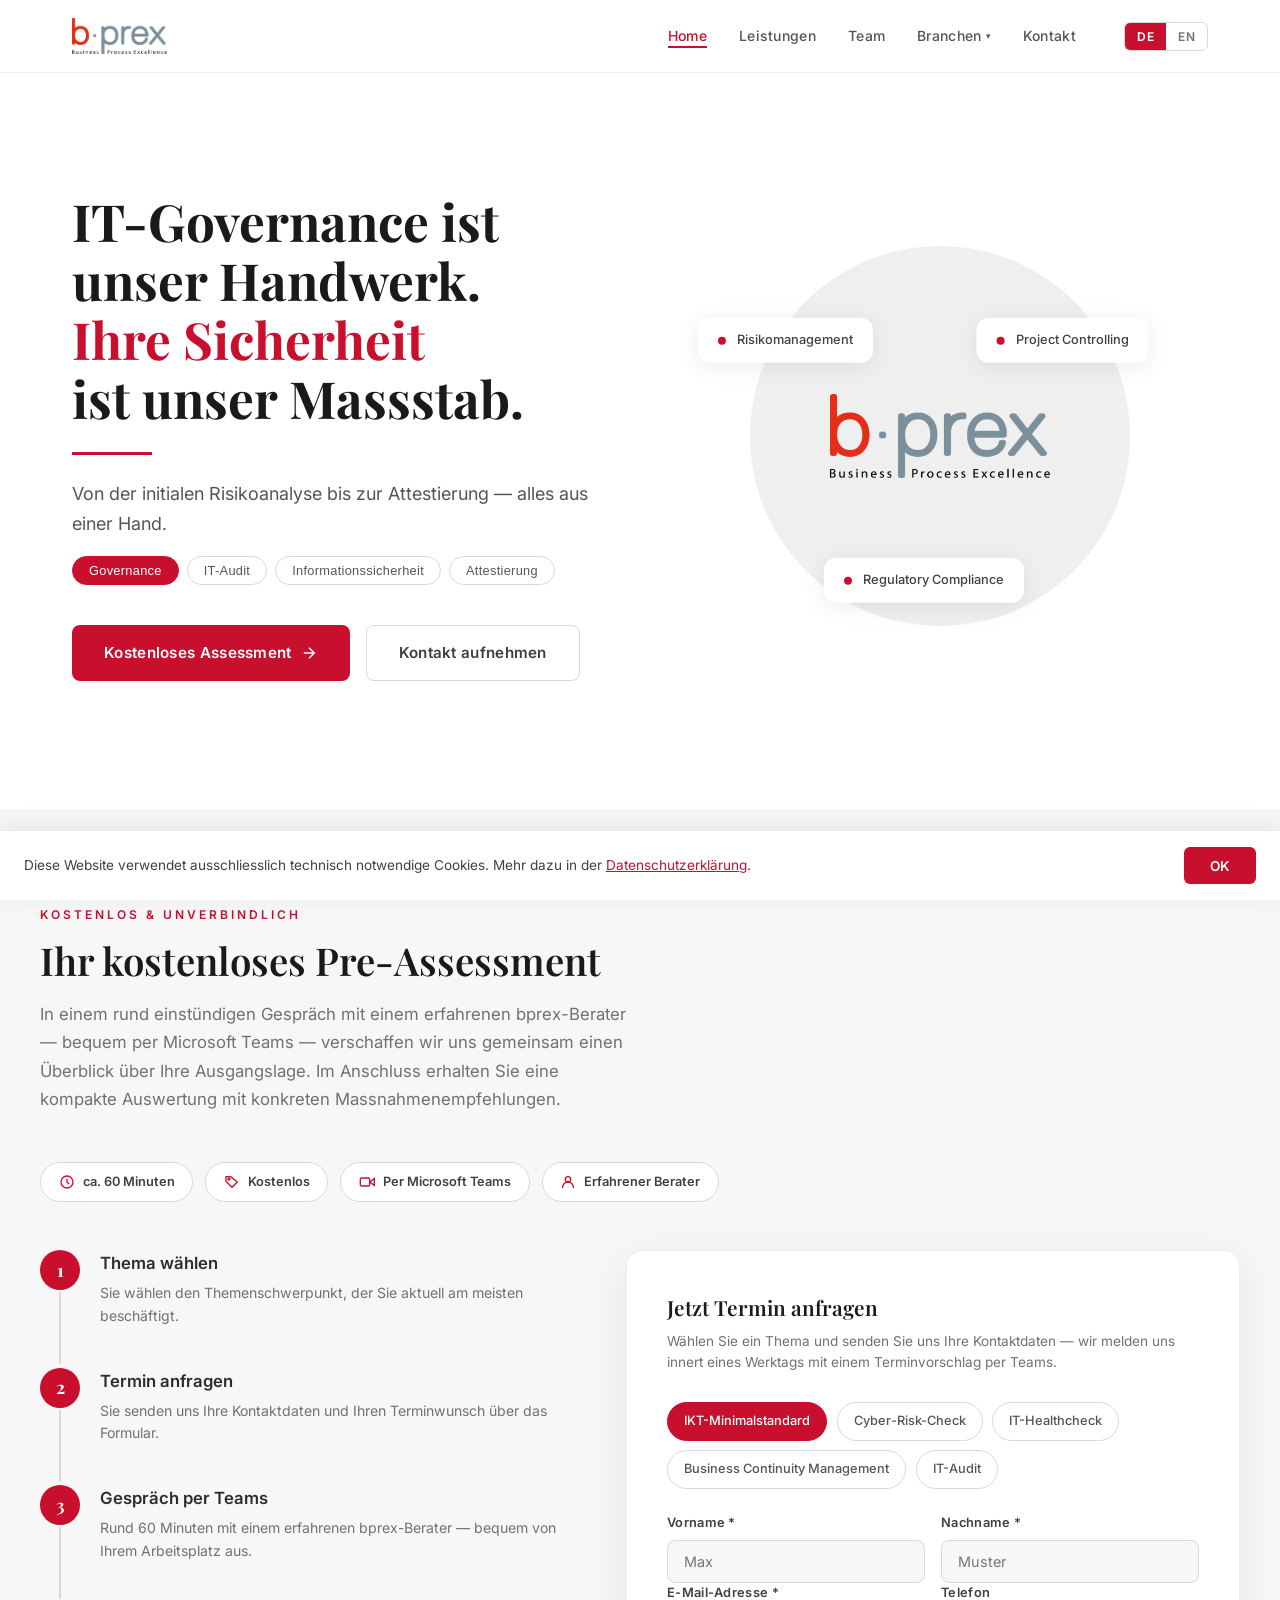
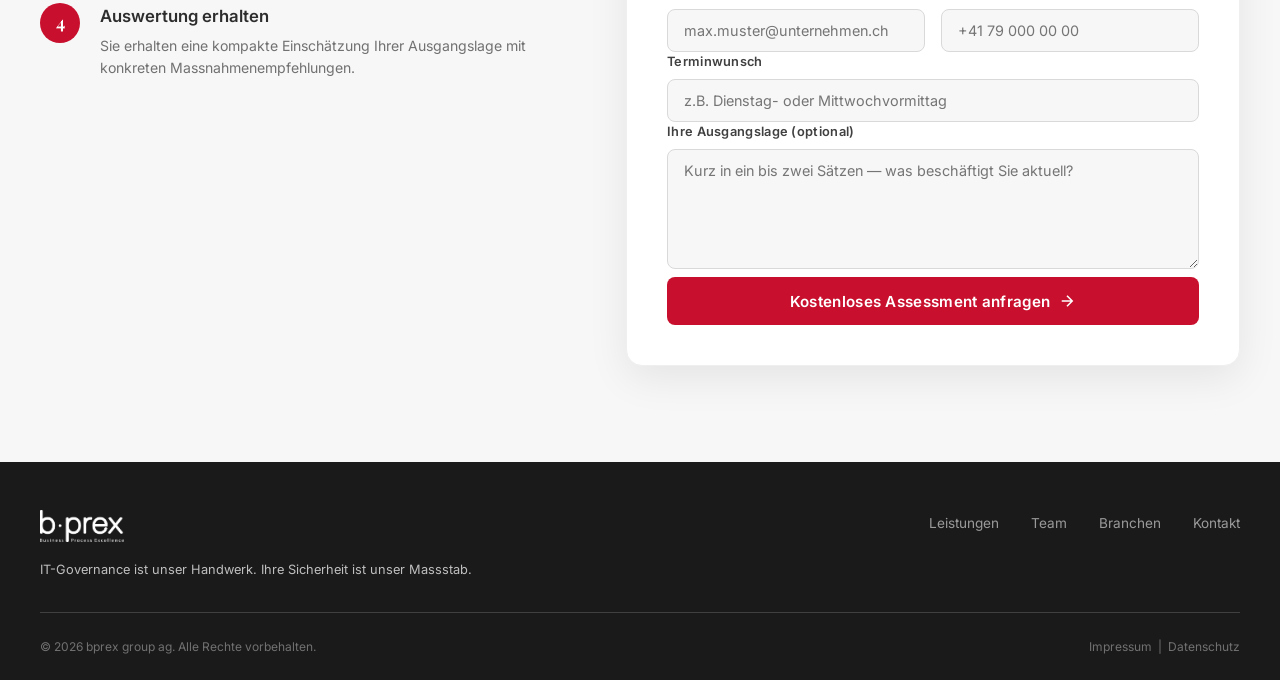
<file: index.html>
<!DOCTYPE html>
<html lang="de">
<head>
  <meta charset="UTF-8">
  <meta name="viewport" content="width=device-width, initial-scale=1.0">
  <meta name="description" content="bprex group ag — IT-Governance, Risikomanagement und Attestierungen. Von der Risikoanalyse bis zur ISO-Zertifizierung, alles aus einer Hand.">
  <title>b·prex group ag — IT-Governance ist unser Handwerk</title>
  <link rel="icon" href="favicon.ico" type="image/x-icon">
  <link rel="apple-touch-icon" href="apple-touch-icon.png">
  <link rel="canonical" href="https://bprex.ch/">
  <meta name="robots" content="index, follow">
  <!-- Open Graph -->
  <meta property="og:type" content="website">
  <meta property="og:title" content="b·prex group ag — IT-Governance ist unser Handwerk">
  <meta property="og:description" content="IT-Governance, Risikomanagement und Attestierungen. Von der Risikoanalyse bis zur ISO-Zertifizierung, alles aus einer Hand.">
  <meta property="og:url" content="https://bprex.ch/">
  <meta property="og:image" content="https://bprex.ch/LOGO.png">
  <meta property="og:locale" content="de_CH">
  <meta property="og:site_name" content="bprex group ag">
  <!-- Twitter Card -->
  <meta name="twitter:card" content="summary">
  <meta name="twitter:title" content="b·prex group ag — IT-Governance ist unser Handwerk">
  <meta name="twitter:description" content="IT-Governance, Risikomanagement und Attestierungen. Von der Risikoanalyse bis zur ISO-Zertifizierung, alles aus einer Hand.">
  <meta name="twitter:image" content="https://bprex.ch/LOGO.png">
  <!-- Structured Data -->
  <script type="application/ld+json">
  {
    "@context": "https://schema.org",
    "@type": "ProfessionalService",
    "name": "bprex group ag",
    "description": "IT-Governance, Risikomanagement und Attestierungen. Von der Risikoanalyse bis zur ISO-Zertifizierung, alles aus einer Hand.",
    "url": "https://bprex.ch",
    "email": "contact@bprex.ch",
    "telephone": "+41 44 444 11 04",
    "address": {
      "@type": "PostalAddress",
      "streetAddress": "General Wille-Strasse 228",
      "addressLocality": "Meilen",
      "postalCode": "8706",
      "addressCountry": "CH"
    },
    "areaServed": ["CH", "DE", "AT"],
    "knowsAbout": ["IT-Governance", "ISO 27001", "ISAE 3402", "IT-Audit", "Risikomanagement", "Compliance", "DORA", "NIS2"]
  }
  </script>
  <link rel="preconnect" href="https://fonts.googleapis.com">
  <link href="https://fonts.googleapis.com/css2?family=Inter:wght@300;400;500;600;700&family=Playfair+Display:wght@500;600;700&display=swap" rel="stylesheet">
  <link rel="stylesheet" href="style.css">
</head>
<body>

  <!-- ═══ NAVIGATION ═══ -->
  <nav id="navbar">
    <div class="nav-inner">
      <a href="index.html" class="nav-logo">
        <img src="LOGO.png" alt="b·prex – Business Process Excellence" style="height: 36px; width: auto;">
      </a>
      <ul class="nav-links" id="navLinks">
        <li><a href="index.html" class="active" data-de="Home" data-en="Home">Home</a></li>
        <li><a href="leistungen.html" data-de="Leistungen" data-en="Services">Leistungen</a></li>
        <li><a href="team.html" data-de="Team" data-en="Team">Team</a></li>
        <li class="nav-dropdown">
          <a href="branchen.html" class="nav-dropdown-toggle" data-de="Branchen" data-en="Industries">
            <span>Branchen</span><span class="nav-dropdown-caret">▾</span>
          </a>
          <ul class="dropdown-menu">
            <li><a href="branchen-verwaltung.html" data-de="Öffentliche Verwaltung" data-en="Public Administration">Öffentliche Verwaltung</a></li>
            <li><a href="branchen-gesundheitswesen.html" data-de="Gesundheitswesen" data-en="Healthcare">Gesundheitswesen</a></li>
            <li><a href="branchen-energieversorger.html" data-de="Energieversorgung" data-en="Energy Providers">Energieversorgung</a></li>
          </ul>
        </li>
        <li><a href="kontakt.html" data-de="Kontakt" data-en="Contact">Kontakt</a></li>
        <li>
          <div class="lang-switch">
            <button class="active" onclick="switchLang('de')">DE</button>
            <button onclick="switchLang('en')">EN</button>
          </div>
        </li>
      </ul>
      <button class="mobile-menu-btn" onclick="toggleMobileMenu()" aria-label="Menu">
        <span></span><span></span><span></span>
      </button>
    </div>
  </nav>

  <!-- ═══ HERO ═══ -->
  <section class="hero" id="hero">
    <div class="hero-inner">
      <div class="hero-content">
        <h1 class="hero-claim" data-de="IT-Governance ist<br>unser Handwerk.<br><span class='highlight'>Ihre Sicherheit</span><br>ist unser Massstab." data-en="IT governance is<br>our craft.<br><span class='highlight'>Your security</span><br>is our benchmark.">
          IT-Governance ist<br>unser Handwerk.<br><span class="highlight">Ihre Sicherheit</span><br>ist unser Massstab.
        </h1>
        <div class="hero-line"></div>
        <p class="hero-subtitle" data-de="Von der initialen Risikoanalyse bis zur Attestierung — alles aus einer Hand." data-en="From initial risk assessment to attestation — everything from a single source.">
          Von der initialen Risikoanalyse bis zur Attestierung — alles aus einer Hand.
        </p>
        <div class="hero-tags">
          <button class="hero-tag active" data-de="Governance" data-en="Governance" onclick="setHeroBubbles('governance')">Governance</button>
          <button class="hero-tag" data-de="IT-Audit" data-en="IT Audit" onclick="setHeroBubbles('it-audit')">IT-Audit</button>
          <button class="hero-tag" data-de="Informationssicherheit" data-en="Information Security" onclick="setHeroBubbles('isms')">Informationssicherheit</button>
          <button class="hero-tag" data-de="Attestierung" data-en="Attestation" onclick="setHeroBubbles('compliance')">Attestierung</button>
        </div>
        <div style="display:flex; flex-wrap:wrap; gap:1rem;">
          <a href="#assessment" class="btn-primary" data-de="Kostenloses Assessment" data-en="Free Assessment">
            <span>Kostenloses Assessment</span>
            <svg viewBox="0 0 24 24" fill="none" stroke="currentColor" stroke-width="2"><path d="M5 12h14M12 5l7 7-7 7"/></svg>
          </a>
          <a href="kontakt.html" class="btn-secondary" data-de="Kontakt aufnehmen" data-en="Get in touch">
            <span>Kontakt aufnehmen</span>
          </a>
        </div>
      </div>
      <div class="hero-visual">
        <div class="hero-logo-circle">
          <img src="LOGO.png" alt="b·prex – Business Process Excellence" style="width: 220px; height: auto;">
          <div class="hero-float hero-float-1">
            <span class="float-icon"></span>
            <span data-de="Project Controlling" data-en="Project Controlling">Project Controlling</span>
          </div>
          <div class="hero-float hero-float-2">
            <span class="float-icon"></span>
            <span data-de="Regulatory Compliance" data-en="Regulatory Compliance">Regulatory Compliance</span>
          </div>
          <div class="hero-float hero-float-3">
            <span class="float-icon"></span>
            <span data-de="Risikomanagement" data-en="Risk Management">Risikomanagement</span>
          </div>
        </div>
      </div>
    </div>
  </section>

  <!-- ═══ KOSTENLOSES ASSESSMENT ═══ -->
  <section class="assessment" id="assessment">
    <div class="section-inner">
      <div class="reveal">
        <p class="section-label" data-de="Kostenlos &amp; unverbindlich" data-en="Free &amp; No Obligation">Kostenlos & unverbindlich</p>
        <h2 class="section-title" data-de="Ihr kostenloses Pre-Assessment" data-en="Your free pre-assessment">Ihr kostenloses Pre-Assessment</h2>
        <p class="section-subtitle" data-de="In einem rund einstündigen Gespräch mit einem erfahrenen bprex-Berater — bequem per Microsoft Teams — verschaffen wir uns gemeinsam einen Überblick über Ihre Ausgangslage. Im Anschluss erhalten Sie eine kompakte Auswertung mit konkreten Massnahmenempfehlungen." data-en="In a roughly one-hour conversation with an experienced bprex consultant — conveniently via Microsoft Teams — we get an overview of your starting position together. Afterwards you receive a concise evaluation with concrete recommended measures.">
          In einem rund einstündigen Gespräch mit einem erfahrenen bprex-Berater — bequem per Microsoft Teams — verschaffen wir uns gemeinsam einen Überblick über Ihre Ausgangslage. Im Anschluss erhalten Sie eine kompakte Auswertung mit konkreten Massnahmenempfehlungen.
        </p>

        <div class="assessment-badges">
          <span class="assessment-badge">
            <svg viewBox="0 0 24 24" fill="none" stroke="currentColor" stroke-width="2"><circle cx="12" cy="12" r="9"/><path d="M12 7v5l3 3"/></svg>
            <span data-de="ca. 60 Minuten" data-en="approx. 60 minutes">ca. 60 Minuten</span>
          </span>
          <span class="assessment-badge">
            <svg viewBox="0 0 24 24" fill="none" stroke="currentColor" stroke-width="2"><path d="M20 12l-8 8-9-9V4h7l10 8z"/><circle cx="7.5" cy="7.5" r="1.5"/></svg>
            <span data-de="Kostenlos" data-en="Free of charge">Kostenlos</span>
          </span>
          <span class="assessment-badge">
            <svg viewBox="0 0 24 24" fill="none" stroke="currentColor" stroke-width="2"><rect x="2" y="6" width="14" height="12" rx="2"/><path d="M23 7l-7 5 7 5V7z"/></svg>
            <span data-de="Per Microsoft Teams" data-en="Via Microsoft Teams">Per Microsoft Teams</span>
          </span>
          <span class="assessment-badge">
            <svg viewBox="0 0 24 24" fill="none" stroke="currentColor" stroke-width="2"><circle cx="12" cy="8" r="4"/><path d="M4 21v-1a8 8 0 0116 0v1"/></svg>
            <span data-de="Erfahrener Berater" data-en="Experienced consultant">Erfahrener Berater</span>
          </span>
        </div>
      </div>

      <div class="assessment-grid">
        <div class="assessment-steps reveal">
          <div class="step-item">
            <div class="step-number">1</div>
            <div class="step-content">
              <h3 data-de="Thema wählen" data-en="Choose a topic">Thema wählen</h3>
              <p data-de="Sie wählen den Themenschwerpunkt, der Sie aktuell am meisten beschäftigt." data-en="You choose the topic that currently matters most to you.">Sie wählen den Themenschwerpunkt, der Sie aktuell am meisten beschäftigt.</p>
            </div>
          </div>
          <div class="step-item">
            <div class="step-number">2</div>
            <div class="step-content">
              <h3 data-de="Termin anfragen" data-en="Request an appointment">Termin anfragen</h3>
              <p data-de="Sie senden uns Ihre Kontaktdaten und Ihren Terminwunsch über das Formular." data-en="You send us your contact details and preferred time via the form.">Sie senden uns Ihre Kontaktdaten und Ihren Terminwunsch über das Formular.</p>
            </div>
          </div>
          <div class="step-item">
            <div class="step-number">3</div>
            <div class="step-content">
              <h3 data-de="Gespräch per Teams" data-en="Conversation via Teams">Gespräch per Teams</h3>
              <p data-de="Rund 60 Minuten mit einem erfahrenen bprex-Berater — bequem von Ihrem Arbeitsplatz aus." data-en="Around 60 minutes with an experienced bprex consultant — conveniently from your desk.">Rund 60 Minuten mit einem erfahrenen bprex-Berater — bequem von Ihrem Arbeitsplatz aus.</p>
            </div>
          </div>
          <div class="step-item">
            <div class="step-number">4</div>
            <div class="step-content">
              <h3 data-de="Auswertung erhalten" data-en="Receive your evaluation">Auswertung erhalten</h3>
              <p data-de="Sie erhalten eine kompakte Einschätzung Ihrer Ausgangslage mit konkreten Massnahmenempfehlungen." data-en="You receive a concise assessment of your starting position with concrete recommended measures.">Sie erhalten eine kompakte Einschätzung Ihrer Ausgangslage mit konkreten Massnahmenempfehlungen.</p>
            </div>
          </div>
        </div>

        <div class="assessment-card reveal">
          <h3 class="assessment-card-title" data-de="Jetzt Termin anfragen" data-en="Request your appointment now">Jetzt Termin anfragen</h3>
          <p class="assessment-card-subtitle" data-de="Wählen Sie ein Thema und senden Sie uns Ihre Kontaktdaten — wir melden uns innert eines Werktags mit einem Terminvorschlag per Teams." data-en="Choose a topic and send us your contact details — we will get back to you within one business day with a Teams appointment proposal.">
            Wählen Sie ein Thema und senden Sie uns Ihre Kontaktdaten — wir melden uns innert eines Werktags mit einem Terminvorschlag per Teams.
          </p>

          <form id="assessmentForm">
            <input type="hidden" name="betreff" value="Kostenloses Pre-Assessment – Terminanfrage">

            <div class="topic-select">
              <input type="radio" name="thema" id="thema-ikt" value="IKT-Minimalstandard" class="topic-radio" checked>
              <label for="thema-ikt" class="topic-pill" data-de="IKT-Minimalstandard" data-en="ICT Minimum Standard">IKT-Minimalstandard</label>

              <input type="radio" name="thema" id="thema-cyber" value="Cyber-Risk-Check" class="topic-radio">
              <label for="thema-cyber" class="topic-pill" data-de="Cyber-Risk-Check" data-en="Cyber Risk Check">Cyber-Risk-Check</label>

              <input type="radio" name="thema" id="thema-healthcheck" value="IT-Healthcheck" class="topic-radio">
              <label for="thema-healthcheck" class="topic-pill" data-de="IT-Healthcheck" data-en="IT Health Check">IT-Healthcheck</label>

              <input type="radio" name="thema" id="thema-bcm" value="Business Continuity Management" class="topic-radio">
              <label for="thema-bcm" class="topic-pill" data-de="Business Continuity Management" data-en="Business Continuity Management">Business Continuity Management</label>

              <input type="radio" name="thema" id="thema-audit" value="IT-Audit" class="topic-radio">
              <label for="thema-audit" class="topic-pill" data-de="IT-Audit" data-en="IT Audit">IT-Audit</label>
            </div>

            <div class="form-row">
              <div class="form-group">
                <label for="assess-vorname" data-de="Vorname *" data-en="First name *">Vorname *</label>
                <input type="text" name="vorname" id="assess-vorname" placeholder="Max" required>
              </div>
              <div class="form-group">
                <label for="assess-nachname" data-de="Nachname *" data-en="Last name *">Nachname *</label>
                <input type="text" name="nachname" id="assess-nachname" placeholder="Muster" required>
              </div>
            </div>
            <div class="form-row">
              <div class="form-group">
                <label for="assess-email" data-de="E-Mail-Adresse *" data-en="Email address *">E-Mail-Adresse *</label>
                <input type="email" name="email" id="assess-email" placeholder="max.muster@unternehmen.ch" required>
              </div>
              <div class="form-group">
                <label for="assess-telefon" data-de="Telefon" data-en="Phone">Telefon</label>
                <input type="tel" name="telefon" id="assess-telefon" placeholder="+41 79 000 00 00">
              </div>
            </div>
            <div class="form-group">
              <label for="assess-wunschtermin" data-de="Terminwunsch" data-en="Preferred time">Terminwunsch</label>
              <input type="text" name="wunschtermin" id="assess-wunschtermin" data-placeholder-de="z.B. Dienstag- oder Mittwochvormittag" data-placeholder-en="e.g. Tuesday or Wednesday morning" placeholder="z.B. Dienstag- oder Mittwochvormittag">
            </div>
            <div class="form-group">
              <label for="assess-nachricht" data-de="Ihre Ausgangslage (optional)" data-en="Your starting position (optional)">Ihre Ausgangslage (optional)</label>
              <textarea name="nachricht" id="assess-nachricht" data-placeholder-de="Kurz in ein bis zwei Sätzen — was beschäftigt Sie aktuell?" data-placeholder-en="Briefly in one or two sentences — what's currently on your mind?" placeholder="Kurz in ein bis zwei Sätzen — was beschäftigt Sie aktuell?"></textarea>
            </div>
            <!-- Honeypot — hidden from real users -->
            <div style="position:absolute;left:-9999px;" aria-hidden="true">
              <input type="text" name="website" tabindex="-1" autocomplete="off">
            </div>
            <button type="submit" class="btn-primary" style="width:100%; justify-content:center; margin-top:0.5rem;" data-de="Kostenloses Assessment anfragen" data-en="Request free assessment">
              <span>Kostenloses Assessment anfragen</span>
              <svg viewBox="0 0 24 24" fill="none" stroke="currentColor" stroke-width="2"><path d="M5 12h14M12 5l7 7-7 7"/></svg>
            </button>
            <div class="form-feedback"></div>
          </form>
        </div>
      </div>
    </div>
  </section>

  <!-- ═══ FOOTER ═══ -->
  <footer>
    <div class="footer-inner">
      <div class="footer-top">
        <div>
          <div class="footer-logo">
            <img src="LOGO.png" alt="b·prex" style="height: 32px; width: auto; filter: brightness(0) invert(1);">
          </div>
          <p class="footer-tagline" data-de="IT-Governance ist unser Handwerk. Ihre Sicherheit ist unser Massstab." data-en="IT governance is our craft. Your security is our benchmark.">IT-Governance ist unser Handwerk. Ihre Sicherheit ist unser Massstab.</p>
        </div>
        <ul class="footer-links">
          <li><a href="leistungen.html" data-de="Leistungen" data-en="Services">Leistungen</a></li>
          <li><a href="team.html" data-de="Team" data-en="Team">Team</a></li>
          <li><a href="branchen.html" data-de="Branchen" data-en="Industries">Branchen</a></li>
          <li><a href="kontakt.html" data-de="Kontakt" data-en="Contact">Kontakt</a></li>
        </ul>
      </div>
      <div class="footer-bottom">
        <span>&copy; 2026 bprex group ag. <span data-de="Alle Rechte vorbehalten." data-en="All rights reserved.">Alle Rechte vorbehalten.</span></span>
        <span>
          <a href="impressum.html" style="color:var(--grey-500);text-decoration:none;" data-de="Impressum" data-en="Legal Notice">Impressum</a> &nbsp;|&nbsp;
          <a href="datenschutz.html" style="color:var(--grey-500);text-decoration:none;" data-de="Datenschutz" data-en="Privacy Policy">Datenschutz</a>
        </span>
      </div>
    </div>
  </footer>

  <!-- ═══ COOKIE BANNER ═══ -->
  <div id="cookieBanner" class="cookie-banner" hidden>
    <p data-de="Diese Website verwendet ausschliesslich technisch notwendige Cookies. Mehr dazu in der <a href='datenschutz.html'>Datenschutzerklärung</a>."
       data-en="This website only uses technically necessary cookies. Learn more in our <a href='datenschutz.html'>privacy policy</a>."
      >
      Diese Website verwendet ausschliesslich technisch notwendige Cookies. Mehr dazu in der <a href="datenschutz.html">Datenschutzerklärung</a>.
    </p>
    <button type="button" id="cookieAccept">OK</button>
  </div>

  <script src="main.js"></script>
</body>
</html>
</file>
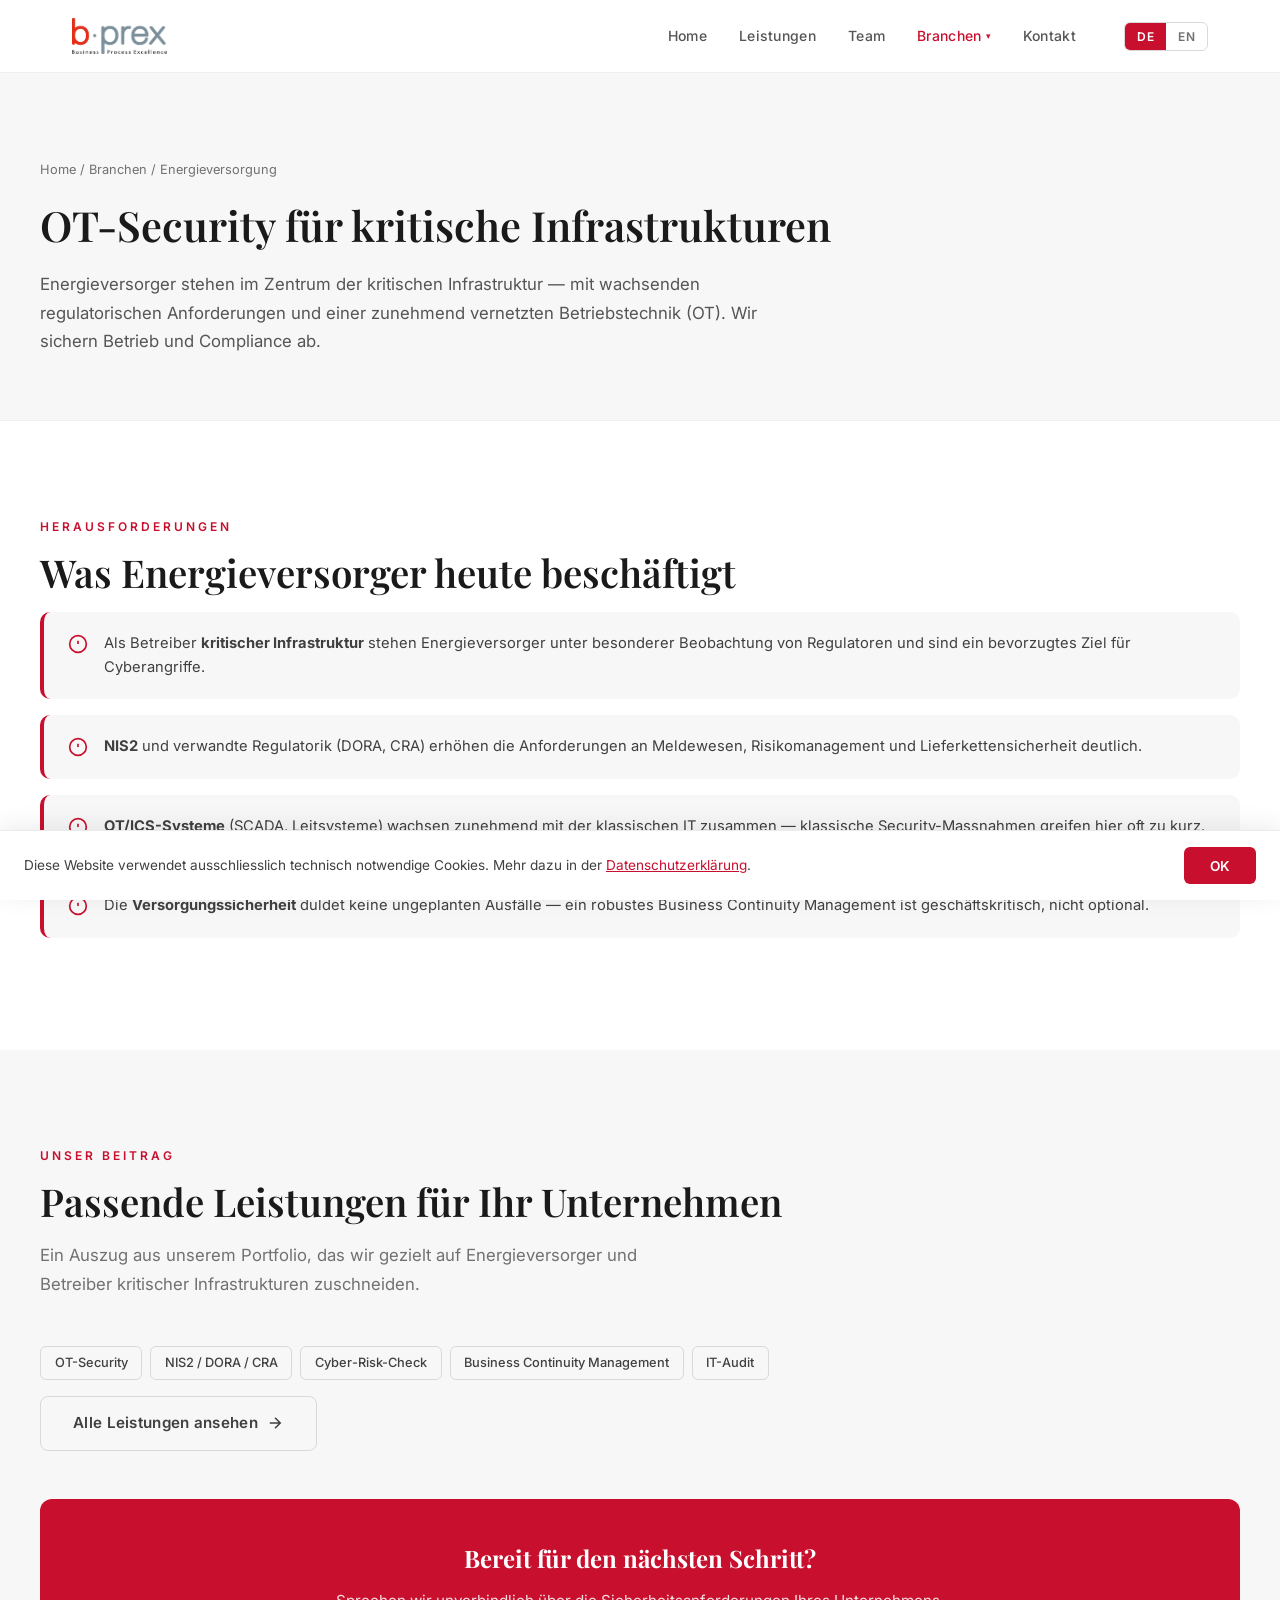
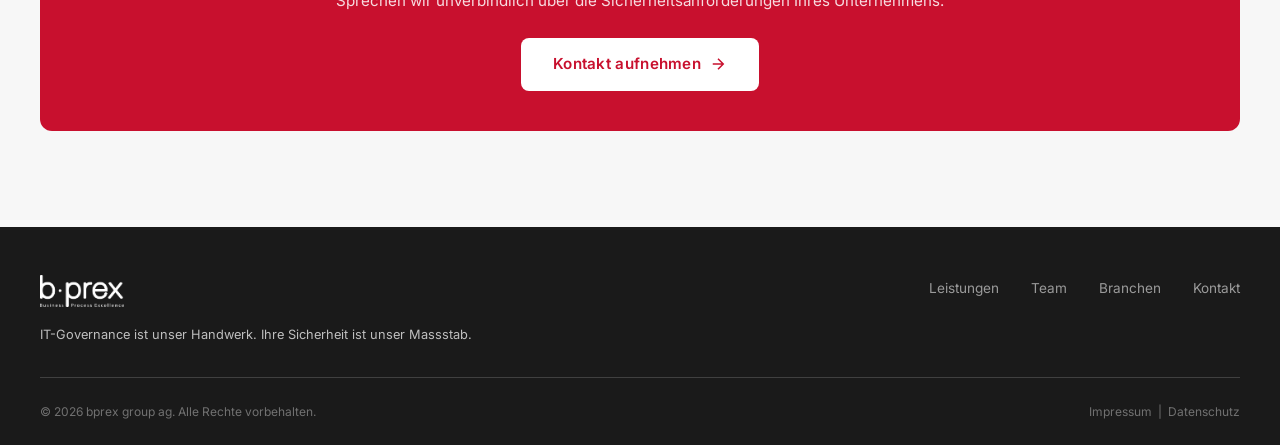
<file: branchen-energieversorger.html>
<!DOCTYPE html>
<html lang="de">
<head>
  <meta charset="UTF-8">
  <meta name="viewport" content="width=device-width, initial-scale=1.0">
  <meta name="description" content="OT-Security und NIS2-Konformität für Energieversorger und Betreiber kritischer Infrastrukturen — von bprex group ag.">
  <title>Energieversorgung — b·prex group ag</title>
  <link rel="icon" href="favicon.ico" type="image/x-icon">
  <link rel="apple-touch-icon" href="apple-touch-icon.png">
  <link rel="canonical" href="https://bprex.ch/branchen-energieversorger.html">
  <meta name="robots" content="index, follow">
  <meta property="og:type" content="website">
  <meta property="og:title" content="Energieversorgung — b·prex group ag">
  <meta property="og:description" content="OT-Security und NIS2-Konformität für kritische Infrastrukturen.">
  <meta property="og:url" content="https://bprex.ch/branchen-energieversorger.html">
  <meta property="og:image" content="https://bprex.ch/LOGO.png">
  <meta property="og:locale" content="de_CH">
  <meta property="og:site_name" content="bprex group ag">
  <link rel="preconnect" href="https://fonts.googleapis.com">
  <link href="https://fonts.googleapis.com/css2?family=Inter:wght@300;400;500;600;700&family=Playfair+Display:wght@500;600;700&display=swap" rel="stylesheet">
  <link rel="stylesheet" href="style.css">
</head>
<body>

  <!-- ═══ NAVIGATION ═══ -->
  <nav id="navbar">
    <div class="nav-inner">
      <a href="index.html" class="nav-logo">
        <img src="LOGO.png" alt="b·prex – Business Process Excellence" style="height: 36px; width: auto;">
      </a>
      <ul class="nav-links" id="navLinks">
        <li><a href="index.html" data-de="Home" data-en="Home">Home</a></li>
        <li><a href="leistungen.html" data-de="Leistungen" data-en="Services">Leistungen</a></li>
        <li><a href="team.html" data-de="Team" data-en="Team">Team</a></li>
        <li class="nav-dropdown">
          <a href="branchen.html" class="nav-dropdown-toggle active" data-de="Branchen" data-en="Industries">
            <span>Branchen</span><span class="nav-dropdown-caret">▾</span>
          </a>
          <ul class="dropdown-menu">
            <li><a href="branchen-verwaltung.html" data-de="Öffentliche Verwaltung" data-en="Public Administration">Öffentliche Verwaltung</a></li>
            <li><a href="branchen-gesundheitswesen.html" data-de="Gesundheitswesen" data-en="Healthcare">Gesundheitswesen</a></li>
            <li><a href="branchen-energieversorger.html" class="active" data-de="Energieversorgung" data-en="Energy Providers">Energieversorgung</a></li>
          </ul>
        </li>
        <li><a href="kontakt.html" data-de="Kontakt" data-en="Contact">Kontakt</a></li>
        <li>
          <div class="lang-switch">
            <button class="active" onclick="switchLang('de')">DE</button>
            <button onclick="switchLang('en')">EN</button>
          </div>
        </li>
      </ul>
      <button class="mobile-menu-btn" onclick="toggleMobileMenu()" aria-label="Menu">
        <span></span><span></span><span></span>
      </button>
    </div>
  </nav>

  <!-- ═══ PAGE HERO ═══ -->
  <section class="page-hero">
    <div class="page-hero-inner">
      <p class="breadcrumb"><a href="index.html" data-de="Home" data-en="Home">Home</a> / <a href="branchen.html" data-de="Branchen" data-en="Industries">Branchen</a> / <span data-de="Energieversorgung" data-en="Energy Providers">Energieversorgung</span></p>
      <h1 class="page-title" data-de="OT-Security für kritische Infrastrukturen" data-en="OT security for critical infrastructure">OT-Security für kritische Infrastrukturen</h1>
      <p class="page-subtitle" data-de="Energieversorger stehen im Zentrum der kritischen Infrastruktur — mit wachsenden regulatorischen Anforderungen und einer zunehmend vernetzten Betriebstechnik (OT). Wir sichern Betrieb und Compliance ab." data-en="Energy providers are at the core of critical infrastructure — facing growing regulatory requirements and increasingly connected operational technology (OT). We secure operations and compliance.">
        Energieversorger stehen im Zentrum der kritischen Infrastruktur — mit wachsenden regulatorischen Anforderungen und einer zunehmend vernetzten Betriebstechnik (OT). Wir sichern Betrieb und Compliance ab.
      </p>
    </div>
  </section>

  <!-- ═══ HERAUSFORDERUNGEN ═══ -->
  <section id="herausforderungen">
    <div class="section-inner">
      <div class="reveal">
        <p class="section-label" data-de="Herausforderungen" data-en="Challenges">Herausforderungen</p>
        <h2 class="section-title" data-de="Was Energieversorger heute beschäftigt" data-en="What matters to energy providers today">Was Energieversorger heute beschäftigt</h2>
      </div>

      <ul class="challenge-list reveal">
        <li class="challenge-item">
          <svg viewBox="0 0 24 24" fill="none" stroke="currentColor" stroke-width="2"><circle cx="12" cy="12" r="10"/><path d="M12 8v4M12 16h.01"/></svg>
          <p data-de="Als Betreiber <strong>kritischer Infrastruktur</strong> stehen Energieversorger unter besonderer Beobachtung von Regulatoren und sind ein bevorzugtes Ziel für Cyberangriffe." data-en="As operators of <strong>critical infrastructure</strong>, energy providers face particular regulatory scrutiny and are a prime target for cyberattacks.">
            Als Betreiber <strong>kritischer Infrastruktur</strong> stehen Energieversorger unter besonderer Beobachtung von Regulatoren und sind ein bevorzugtes Ziel für Cyberangriffe.
          </p>
        </li>
        <li class="challenge-item">
          <svg viewBox="0 0 24 24" fill="none" stroke="currentColor" stroke-width="2"><circle cx="12" cy="12" r="10"/><path d="M12 8v4M12 16h.01"/></svg>
          <p data-de="<strong>NIS2</strong> und verwandte Regulatorik (DORA, CRA) erhöhen die Anforderungen an Meldewesen, Risikomanagement und Lieferkettensicherheit deutlich." data-en="<strong>NIS2</strong> and related regulation (DORA, CRA) significantly raise the requirements for incident reporting, risk management and supply chain security.">
            <strong>NIS2</strong> und verwandte Regulatorik (DORA, CRA) erhöhen die Anforderungen an Meldewesen, Risikomanagement und Lieferkettensicherheit deutlich.
          </p>
        </li>
        <li class="challenge-item">
          <svg viewBox="0 0 24 24" fill="none" stroke="currentColor" stroke-width="2"><circle cx="12" cy="12" r="10"/><path d="M12 8v4M12 16h.01"/></svg>
          <p data-de="<strong>OT/ICS-Systeme</strong> (SCADA, Leitsysteme) wachsen zunehmend mit der klassischen IT zusammen — klassische Security-Massnahmen greifen hier oft zu kurz." data-en="<strong>OT/ICS systems</strong> (SCADA, control systems) are increasingly converging with classic IT — conventional security measures often fall short here.">
            <strong>OT/ICS-Systeme</strong> (SCADA, Leitsysteme) wachsen zunehmend mit der klassischen IT zusammen — klassische Security-Massnahmen greifen hier oft zu kurz.
          </p>
        </li>
        <li class="challenge-item">
          <svg viewBox="0 0 24 24" fill="none" stroke="currentColor" stroke-width="2"><circle cx="12" cy="12" r="10"/><path d="M12 8v4M12 16h.01"/></svg>
          <p data-de="Die <strong>Versorgungssicherheit</strong> duldet keine ungeplanten Ausfälle — ein robustes Business Continuity Management ist geschäftskritisch, nicht optional." data-en="<strong>Security of supply</strong> tolerates no unplanned outages — robust business continuity management is business-critical, not optional.">
            Die <strong>Versorgungssicherheit</strong> duldet keine ungeplanten Ausfälle — ein robustes Business Continuity Management ist geschäftskritisch, nicht optional.
          </p>
        </li>
      </ul>
    </div>
  </section>

  <!-- ═══ UNSERE LEISTUNGEN FÜR DIESE BRANCHE ═══ -->
  <section class="services" id="leistungen-fuer-branche">
    <div class="section-inner">
      <div class="reveal">
        <p class="section-label" data-de="Unser Beitrag" data-en="Our Contribution">Unser Beitrag</p>
        <h2 class="section-title" data-de="Passende Leistungen für Ihr Unternehmen" data-en="Fitting services for your company">Passende Leistungen für Ihr Unternehmen</h2>
        <p class="section-subtitle" data-de="Ein Auszug aus unserem Portfolio, das wir gezielt auf Energieversorger und Betreiber kritischer Infrastrukturen zuschneiden." data-en="A selection from our portfolio, tailored specifically to energy providers and critical infrastructure operators.">
          Ein Auszug aus unserem Portfolio, das wir gezielt auf Energieversorger und Betreiber kritischer Infrastrukturen zuschneiden.
        </p>
      </div>
      <div class="service-chips reveal" style="margin-bottom:1rem;">
        <span class="service-chip" data-de="OT-Security" data-en="OT Security">OT-Security</span>
        <span class="service-chip" data-de="NIS2 / DORA / CRA" data-en="NIS2 / DORA / CRA">NIS2 / DORA / CRA</span>
        <span class="service-chip" data-de="Cyber-Risk-Check" data-en="Cyber Risk Check">Cyber-Risk-Check</span>
        <span class="service-chip" data-de="Business Continuity Management" data-en="Business Continuity Management">Business Continuity Management</span>
        <span class="service-chip" data-de="IT-Audit" data-en="IT Audit">IT-Audit</span>
      </div>
      <a href="leistungen.html" class="btn-secondary reveal" data-de="Alle Leistungen ansehen" data-en="View all services">
        <span>Alle Leistungen ansehen</span>
        <svg viewBox="0 0 24 24" fill="none" stroke="currentColor" stroke-width="2"><path d="M5 12h14M12 5l7 7-7 7"/></svg>
      </a>

      <div class="branche-cta reveal">
        <h3 data-de="Bereit für den nächsten Schritt?" data-en="Ready for the next step?">Bereit für den nächsten Schritt?</h3>
        <p data-de="Sprechen wir unverbindlich über die Sicherheitsanforderungen Ihres Unternehmens." data-en="Let's have a no-obligation conversation about your company's security requirements.">
          Sprechen wir unverbindlich über die Sicherheitsanforderungen Ihres Unternehmens.
        </p>
        <a href="kontakt.html" class="btn-primary" data-de="Kontakt aufnehmen" data-en="Get in touch">
          <span>Kontakt aufnehmen</span>
          <svg viewBox="0 0 24 24" fill="none" stroke="currentColor" stroke-width="2"><path d="M5 12h14M12 5l7 7-7 7"/></svg>
        </a>
      </div>
    </div>
  </section>

  <!-- ═══ FOOTER ═══ -->
  <footer>
    <div class="footer-inner">
      <div class="footer-top">
        <div>
          <div class="footer-logo">
            <img src="LOGO.png" alt="b·prex" style="height: 32px; width: auto; filter: brightness(0) invert(1);">
          </div>
          <p class="footer-tagline" data-de="IT-Governance ist unser Handwerk. Ihre Sicherheit ist unser Massstab." data-en="IT governance is our craft. Your security is our benchmark.">IT-Governance ist unser Handwerk. Ihre Sicherheit ist unser Massstab.</p>
        </div>
        <ul class="footer-links">
          <li><a href="leistungen.html" data-de="Leistungen" data-en="Services">Leistungen</a></li>
          <li><a href="team.html" data-de="Team" data-en="Team">Team</a></li>
          <li><a href="branchen.html" data-de="Branchen" data-en="Industries">Branchen</a></li>
          <li><a href="kontakt.html" data-de="Kontakt" data-en="Contact">Kontakt</a></li>
        </ul>
      </div>
      <div class="footer-bottom">
        <span>&copy; 2026 bprex group ag. <span data-de="Alle Rechte vorbehalten." data-en="All rights reserved.">Alle Rechte vorbehalten.</span></span>
        <span>
          <a href="impressum.html" style="color:var(--grey-500);text-decoration:none;" data-de="Impressum" data-en="Legal Notice">Impressum</a> &nbsp;|&nbsp;
          <a href="datenschutz.html" style="color:var(--grey-500);text-decoration:none;" data-de="Datenschutz" data-en="Privacy Policy">Datenschutz</a>
        </span>
      </div>
    </div>
  </footer>

  <!-- ═══ COOKIE BANNER ═══ -->
  <div id="cookieBanner" class="cookie-banner" hidden>
    <p data-de="Diese Website verwendet ausschliesslich technisch notwendige Cookies. Mehr dazu in der <a href='datenschutz.html'>Datenschutzerklärung</a>."
       data-en="This website only uses technically necessary cookies. Learn more in our <a href='datenschutz.html'>privacy policy</a>."
      >
      Diese Website verwendet ausschliesslich technisch notwendige Cookies. Mehr dazu in der <a href="datenschutz.html">Datenschutzerklärung</a>.
    </p>
    <button type="button" id="cookieAccept">OK</button>
  </div>

  <script src="main.js"></script>
</body>
</html>
</file>
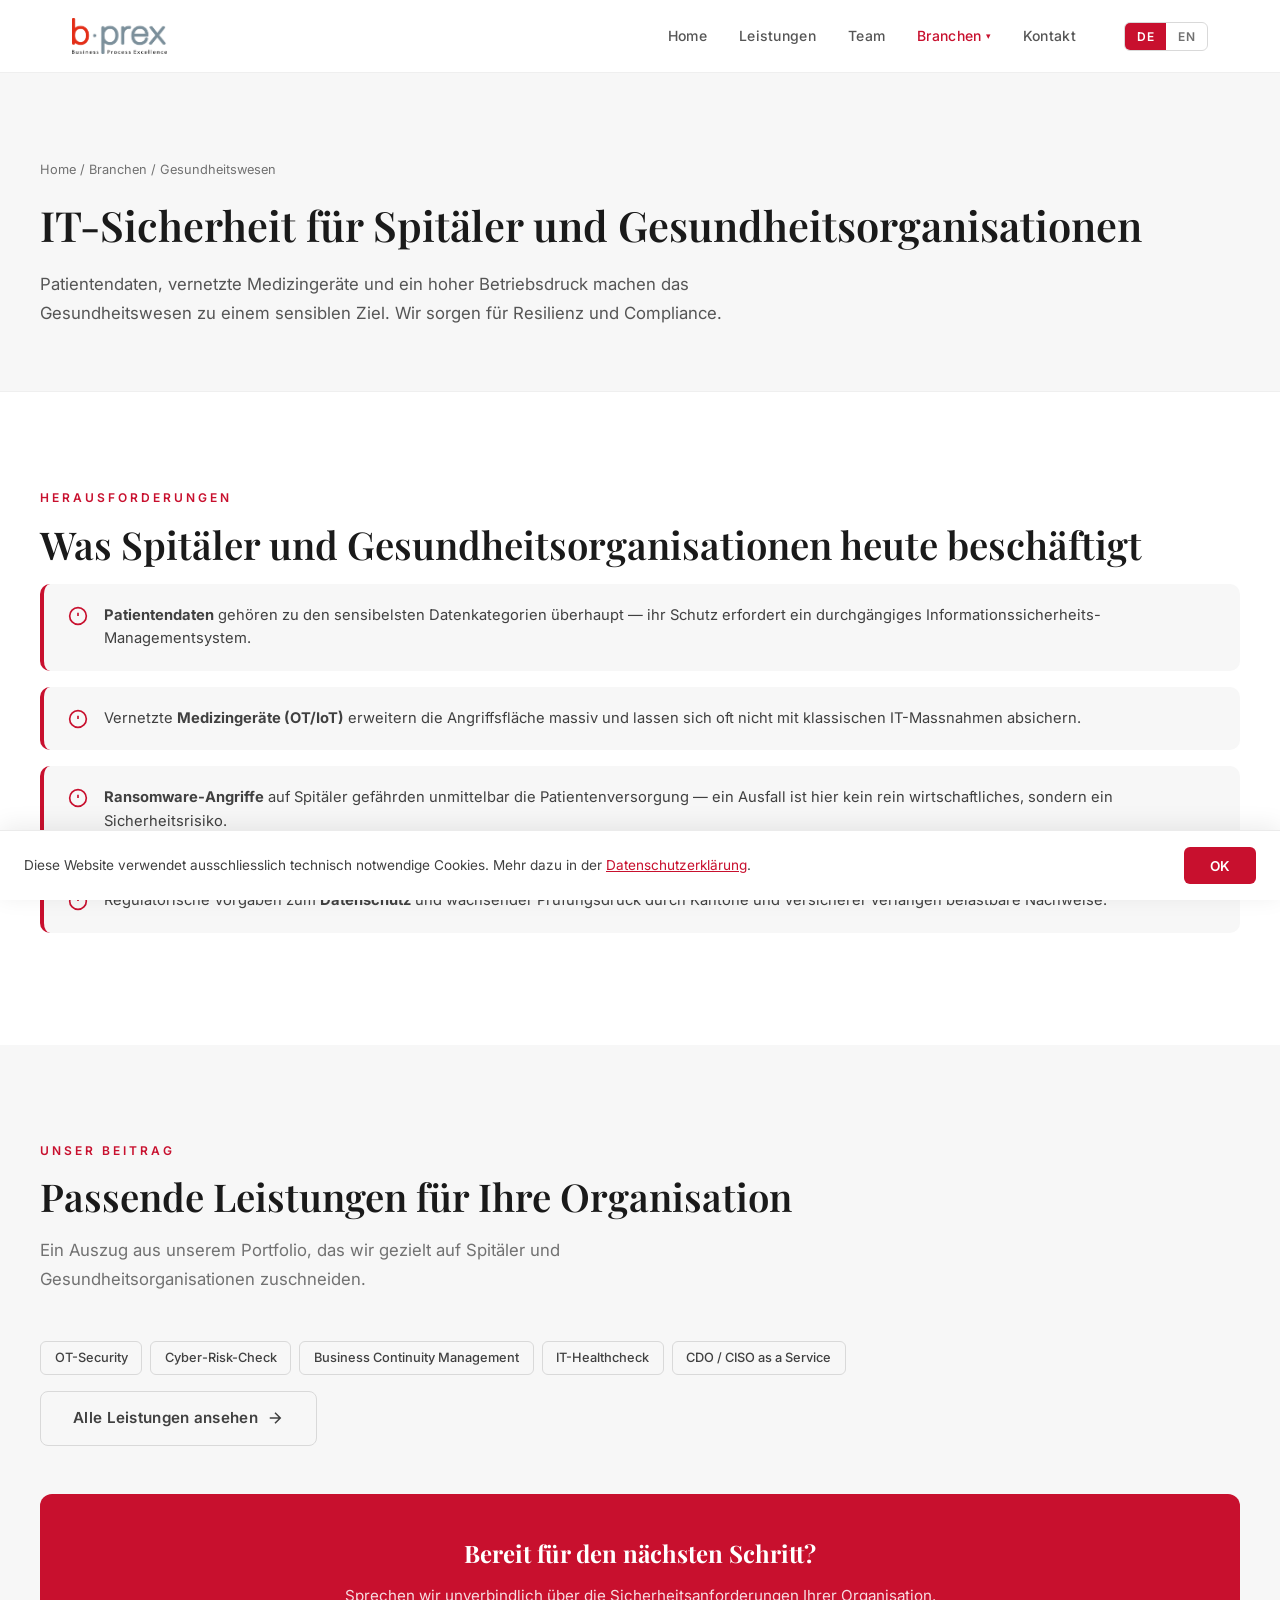
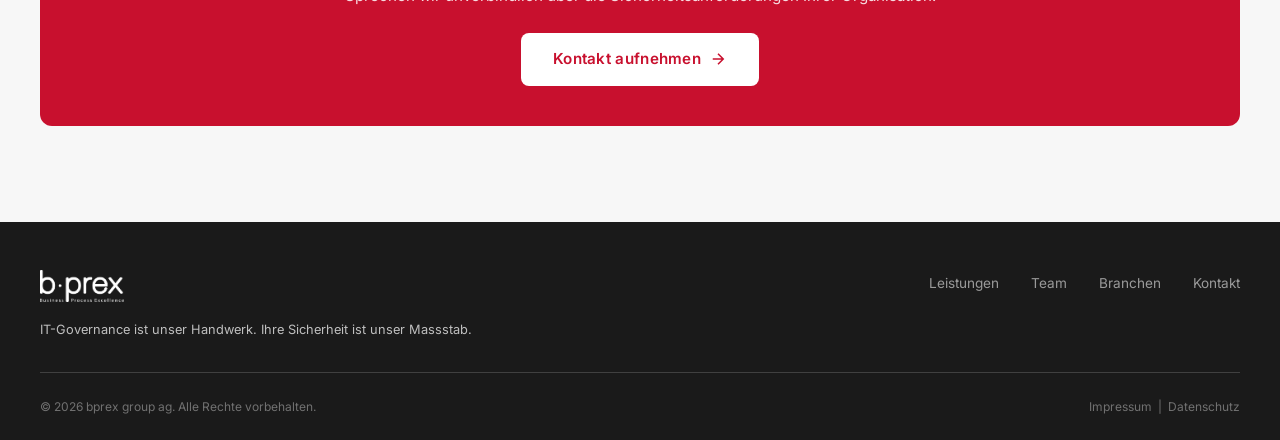
<file: branchen-gesundheitswesen.html>
<!DOCTYPE html>
<html lang="de">
<head>
  <meta charset="UTF-8">
  <meta name="viewport" content="width=device-width, initial-scale=1.0">
  <meta name="description" content="IT-Sicherheit und Compliance für Spitäler und Gesundheitsorganisationen — ISMS, OT-Security und Business Continuity von bprex group ag.">
  <title>Gesundheitswesen — b·prex group ag</title>
  <link rel="icon" href="favicon.ico" type="image/x-icon">
  <link rel="apple-touch-icon" href="apple-touch-icon.png">
  <link rel="canonical" href="https://bprex.ch/branchen-gesundheitswesen.html">
  <meta name="robots" content="index, follow">
  <meta property="og:type" content="website">
  <meta property="og:title" content="Gesundheitswesen — b·prex group ag">
  <meta property="og:description" content="IT-Sicherheit und Compliance für Spitäler und Gesundheitsorganisationen.">
  <meta property="og:url" content="https://bprex.ch/branchen-gesundheitswesen.html">
  <meta property="og:image" content="https://bprex.ch/LOGO.png">
  <meta property="og:locale" content="de_CH">
  <meta property="og:site_name" content="bprex group ag">
  <link rel="preconnect" href="https://fonts.googleapis.com">
  <link href="https://fonts.googleapis.com/css2?family=Inter:wght@300;400;500;600;700&family=Playfair+Display:wght@500;600;700&display=swap" rel="stylesheet">
  <link rel="stylesheet" href="style.css">
</head>
<body>

  <!-- ═══ NAVIGATION ═══ -->
  <nav id="navbar">
    <div class="nav-inner">
      <a href="index.html" class="nav-logo">
        <img src="LOGO.png" alt="b·prex – Business Process Excellence" style="height: 36px; width: auto;">
      </a>
      <ul class="nav-links" id="navLinks">
        <li><a href="index.html" data-de="Home" data-en="Home">Home</a></li>
        <li><a href="leistungen.html" data-de="Leistungen" data-en="Services">Leistungen</a></li>
        <li><a href="team.html" data-de="Team" data-en="Team">Team</a></li>
        <li class="nav-dropdown">
          <a href="branchen.html" class="nav-dropdown-toggle active" data-de="Branchen" data-en="Industries">
            <span>Branchen</span><span class="nav-dropdown-caret">▾</span>
          </a>
          <ul class="dropdown-menu">
            <li><a href="branchen-verwaltung.html" data-de="Öffentliche Verwaltung" data-en="Public Administration">Öffentliche Verwaltung</a></li>
            <li><a href="branchen-gesundheitswesen.html" class="active" data-de="Gesundheitswesen" data-en="Healthcare">Gesundheitswesen</a></li>
            <li><a href="branchen-energieversorger.html" data-de="Energieversorgung" data-en="Energy Providers">Energieversorgung</a></li>
          </ul>
        </li>
        <li><a href="kontakt.html" data-de="Kontakt" data-en="Contact">Kontakt</a></li>
        <li>
          <div class="lang-switch">
            <button class="active" onclick="switchLang('de')">DE</button>
            <button onclick="switchLang('en')">EN</button>
          </div>
        </li>
      </ul>
      <button class="mobile-menu-btn" onclick="toggleMobileMenu()" aria-label="Menu">
        <span></span><span></span><span></span>
      </button>
    </div>
  </nav>

  <!-- ═══ PAGE HERO ═══ -->
  <section class="page-hero">
    <div class="page-hero-inner">
      <p class="breadcrumb"><a href="index.html" data-de="Home" data-en="Home">Home</a> / <a href="branchen.html" data-de="Branchen" data-en="Industries">Branchen</a> / <span data-de="Gesundheitswesen" data-en="Healthcare">Gesundheitswesen</span></p>
      <h1 class="page-title" data-de="IT-Sicherheit für Spitäler und Gesundheitsorganisationen" data-en="IT security for hospitals and healthcare organizations">IT-Sicherheit für Spitäler und Gesundheitsorganisationen</h1>
      <p class="page-subtitle" data-de="Patientendaten, vernetzte Medizingeräte und ein hoher Betriebsdruck machen das Gesundheitswesen zu einem sensiblen Ziel. Wir sorgen für Resilienz und Compliance." data-en="Patient data, connected medical devices and high operational pressure make healthcare a sensitive target. We ensure resilience and compliance.">
        Patientendaten, vernetzte Medizingeräte und ein hoher Betriebsdruck machen das Gesundheitswesen zu einem sensiblen Ziel. Wir sorgen für Resilienz und Compliance.
      </p>
    </div>
  </section>

  <!-- ═══ HERAUSFORDERUNGEN ═══ -->
  <section id="herausforderungen">
    <div class="section-inner">
      <div class="reveal">
        <p class="section-label" data-de="Herausforderungen" data-en="Challenges">Herausforderungen</p>
        <h2 class="section-title" data-de="Was Spitäler und Gesundheitsorganisationen heute beschäftigt" data-en="What matters to hospitals and health organizations today">Was Spitäler und Gesundheitsorganisationen heute beschäftigt</h2>
      </div>

      <ul class="challenge-list reveal">
        <li class="challenge-item">
          <svg viewBox="0 0 24 24" fill="none" stroke="currentColor" stroke-width="2"><circle cx="12" cy="12" r="10"/><path d="M12 8v4M12 16h.01"/></svg>
          <p data-de="<strong>Patientendaten</strong> gehören zu den sensibelsten Datenkategorien überhaupt — ihr Schutz erfordert ein durchgängiges Informationssicherheits-Managementsystem." data-en="<strong>Patient data</strong> is among the most sensitive data categories there is — protecting it requires a comprehensive information security management system.">
            <strong>Patientendaten</strong> gehören zu den sensibelsten Datenkategorien überhaupt — ihr Schutz erfordert ein durchgängiges Informationssicherheits-Managementsystem.
          </p>
        </li>
        <li class="challenge-item">
          <svg viewBox="0 0 24 24" fill="none" stroke="currentColor" stroke-width="2"><circle cx="12" cy="12" r="10"/><path d="M12 8v4M12 16h.01"/></svg>
          <p data-de="Vernetzte <strong>Medizingeräte (OT/IoT)</strong> erweitern die Angriffsfläche massiv und lassen sich oft nicht mit klassischen IT-Massnahmen absichern." data-en="Connected <strong>medical devices (OT/IoT)</strong> massively expand the attack surface and often cannot be secured with conventional IT measures.">
            Vernetzte <strong>Medizingeräte (OT/IoT)</strong> erweitern die Angriffsfläche massiv und lassen sich oft nicht mit klassischen IT-Massnahmen absichern.
          </p>
        </li>
        <li class="challenge-item">
          <svg viewBox="0 0 24 24" fill="none" stroke="currentColor" stroke-width="2"><circle cx="12" cy="12" r="10"/><path d="M12 8v4M12 16h.01"/></svg>
          <p data-de="<strong>Ransomware-Angriffe</strong> auf Spitäler gefährden unmittelbar die Patientenversorgung — ein Ausfall ist hier kein rein wirtschaftliches, sondern ein Sicherheitsrisiko." data-en="<strong>Ransomware attacks</strong> on hospitals directly endanger patient care — a disruption here is not merely an economic risk but a safety risk.">
            <strong>Ransomware-Angriffe</strong> auf Spitäler gefährden unmittelbar die Patientenversorgung — ein Ausfall ist hier kein rein wirtschaftliches, sondern ein Sicherheitsrisiko.
          </p>
        </li>
        <li class="challenge-item">
          <svg viewBox="0 0 24 24" fill="none" stroke="currentColor" stroke-width="2"><circle cx="12" cy="12" r="10"/><path d="M12 8v4M12 16h.01"/></svg>
          <p data-de="Regulatorische Vorgaben zum <strong>Datenschutz</strong> und wachsender Prüfungsdruck durch Kantone und Versicherer verlangen belastbare Nachweise." data-en="Regulatory <strong>data protection</strong> requirements and growing audit pressure from cantons and insurers demand robust evidence.">
            Regulatorische Vorgaben zum <strong>Datenschutz</strong> und wachsender Prüfungsdruck durch Kantone und Versicherer verlangen belastbare Nachweise.
          </p>
        </li>
      </ul>
    </div>
  </section>

  <!-- ═══ UNSERE LEISTUNGEN FÜR DIESE BRANCHE ═══ -->
  <section class="services" id="leistungen-fuer-branche">
    <div class="section-inner">
      <div class="reveal">
        <p class="section-label" data-de="Unser Beitrag" data-en="Our Contribution">Unser Beitrag</p>
        <h2 class="section-title" data-de="Passende Leistungen für Ihre Organisation" data-en="Fitting services for your organization">Passende Leistungen für Ihre Organisation</h2>
        <p class="section-subtitle" data-de="Ein Auszug aus unserem Portfolio, das wir gezielt auf Spitäler und Gesundheitsorganisationen zuschneiden." data-en="A selection from our portfolio, tailored specifically to hospitals and healthcare organizations.">
          Ein Auszug aus unserem Portfolio, das wir gezielt auf Spitäler und Gesundheitsorganisationen zuschneiden.
        </p>
      </div>
      <div class="service-chips reveal" style="margin-bottom:1rem;">
        <span class="service-chip" data-de="OT-Security" data-en="OT Security">OT-Security</span>
        <span class="service-chip" data-de="Cyber-Risk-Check" data-en="Cyber Risk Check">Cyber-Risk-Check</span>
        <span class="service-chip" data-de="Business Continuity Management" data-en="Business Continuity Management">Business Continuity Management</span>
        <span class="service-chip" data-de="IT-Healthcheck" data-en="IT Health Check">IT-Healthcheck</span>
        <span class="service-chip" data-de="CDO / CISO as a Service" data-en="CDO / CISO as a Service">CDO / CISO as a Service</span>
      </div>
      <a href="leistungen.html" class="btn-secondary reveal" data-de="Alle Leistungen ansehen" data-en="View all services">
        <span>Alle Leistungen ansehen</span>
        <svg viewBox="0 0 24 24" fill="none" stroke="currentColor" stroke-width="2"><path d="M5 12h14M12 5l7 7-7 7"/></svg>
      </a>

      <div class="branche-cta reveal">
        <h3 data-de="Bereit für den nächsten Schritt?" data-en="Ready for the next step?">Bereit für den nächsten Schritt?</h3>
        <p data-de="Sprechen wir unverbindlich über die Sicherheitsanforderungen Ihrer Organisation." data-en="Let's have a no-obligation conversation about your organization's security requirements.">
          Sprechen wir unverbindlich über die Sicherheitsanforderungen Ihrer Organisation.
        </p>
        <a href="kontakt.html" class="btn-primary" data-de="Kontakt aufnehmen" data-en="Get in touch">
          <span>Kontakt aufnehmen</span>
          <svg viewBox="0 0 24 24" fill="none" stroke="currentColor" stroke-width="2"><path d="M5 12h14M12 5l7 7-7 7"/></svg>
        </a>
      </div>
    </div>
  </section>

  <!-- ═══ FOOTER ═══ -->
  <footer>
    <div class="footer-inner">
      <div class="footer-top">
        <div>
          <div class="footer-logo">
            <img src="LOGO.png" alt="b·prex" style="height: 32px; width: auto; filter: brightness(0) invert(1);">
          </div>
          <p class="footer-tagline" data-de="IT-Governance ist unser Handwerk. Ihre Sicherheit ist unser Massstab." data-en="IT governance is our craft. Your security is our benchmark.">IT-Governance ist unser Handwerk. Ihre Sicherheit ist unser Massstab.</p>
        </div>
        <ul class="footer-links">
          <li><a href="leistungen.html" data-de="Leistungen" data-en="Services">Leistungen</a></li>
          <li><a href="team.html" data-de="Team" data-en="Team">Team</a></li>
          <li><a href="branchen.html" data-de="Branchen" data-en="Industries">Branchen</a></li>
          <li><a href="kontakt.html" data-de="Kontakt" data-en="Contact">Kontakt</a></li>
        </ul>
      </div>
      <div class="footer-bottom">
        <span>&copy; 2026 bprex group ag. <span data-de="Alle Rechte vorbehalten." data-en="All rights reserved.">Alle Rechte vorbehalten.</span></span>
        <span>
          <a href="impressum.html" style="color:var(--grey-500);text-decoration:none;" data-de="Impressum" data-en="Legal Notice">Impressum</a> &nbsp;|&nbsp;
          <a href="datenschutz.html" style="color:var(--grey-500);text-decoration:none;" data-de="Datenschutz" data-en="Privacy Policy">Datenschutz</a>
        </span>
      </div>
    </div>
  </footer>

  <!-- ═══ COOKIE BANNER ═══ -->
  <div id="cookieBanner" class="cookie-banner" hidden>
    <p data-de="Diese Website verwendet ausschliesslich technisch notwendige Cookies. Mehr dazu in der <a href='datenschutz.html'>Datenschutzerklärung</a>."
       data-en="This website only uses technically necessary cookies. Learn more in our <a href='datenschutz.html'>privacy policy</a>."
      >
      Diese Website verwendet ausschliesslich technisch notwendige Cookies. Mehr dazu in der <a href="datenschutz.html">Datenschutzerklärung</a>.
    </p>
    <button type="button" id="cookieAccept">OK</button>
  </div>

  <script src="main.js"></script>
</body>
</html>
</file>
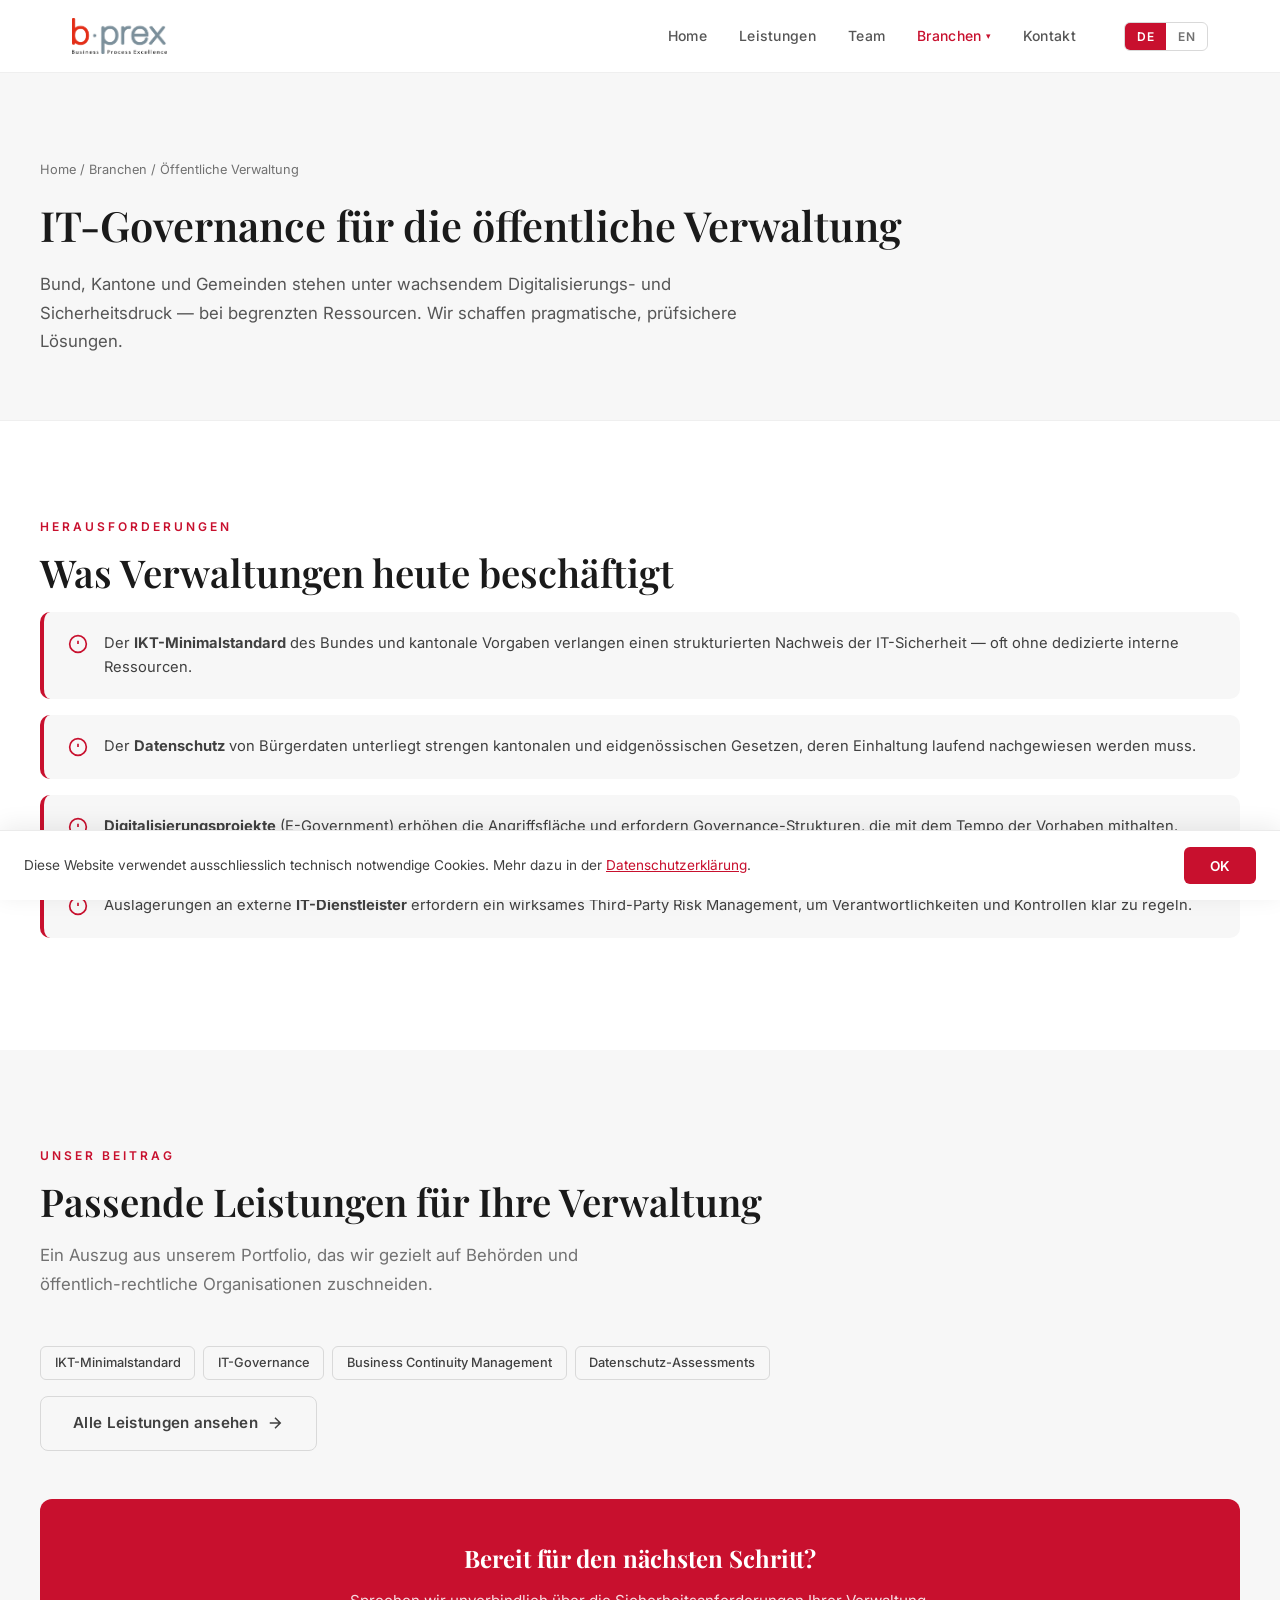
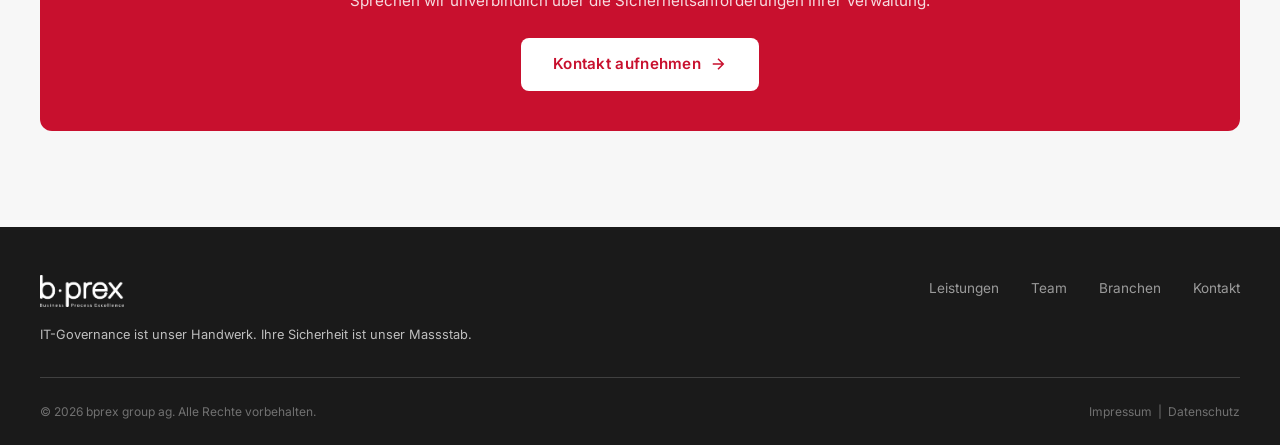
<file: branchen-verwaltung.html>
<!DOCTYPE html>
<html lang="de">
<head>
  <meta charset="UTF-8">
  <meta name="viewport" content="width=device-width, initial-scale=1.0">
  <meta name="description" content="IT-Governance und IKT-Minimalstandard für die öffentliche Verwaltung — Bund, Kantone und Gemeinden. Assessments, ISMS und Third-Party Risk Management von bprex group ag.">
  <title>Öffentliche Verwaltung — b·prex group ag</title>
  <link rel="icon" href="favicon.ico" type="image/x-icon">
  <link rel="apple-touch-icon" href="apple-touch-icon.png">
  <link rel="canonical" href="https://bprex.ch/branchen-verwaltung.html">
  <meta name="robots" content="index, follow">
  <meta property="og:type" content="website">
  <meta property="og:title" content="Öffentliche Verwaltung — b·prex group ag">
  <meta property="og:description" content="IKT-Minimalstandard, ISMS und Governance für Bund, Kantone und Gemeinden.">
  <meta property="og:url" content="https://bprex.ch/branchen-verwaltung.html">
  <meta property="og:image" content="https://bprex.ch/LOGO.png">
  <meta property="og:locale" content="de_CH">
  <meta property="og:site_name" content="bprex group ag">
  <link rel="preconnect" href="https://fonts.googleapis.com">
  <link href="https://fonts.googleapis.com/css2?family=Inter:wght@300;400;500;600;700&family=Playfair+Display:wght@500;600;700&display=swap" rel="stylesheet">
  <link rel="stylesheet" href="style.css">
</head>
<body>

  <!-- ═══ NAVIGATION ═══ -->
  <nav id="navbar">
    <div class="nav-inner">
      <a href="index.html" class="nav-logo">
        <img src="LOGO.png" alt="b·prex – Business Process Excellence" style="height: 36px; width: auto;">
      </a>
      <ul class="nav-links" id="navLinks">
        <li><a href="index.html" data-de="Home" data-en="Home">Home</a></li>
        <li><a href="leistungen.html" data-de="Leistungen" data-en="Services">Leistungen</a></li>
        <li><a href="team.html" data-de="Team" data-en="Team">Team</a></li>
        <li class="nav-dropdown">
          <a href="branchen.html" class="nav-dropdown-toggle active" data-de="Branchen" data-en="Industries">
            <span>Branchen</span><span class="nav-dropdown-caret">▾</span>
          </a>
          <ul class="dropdown-menu">
            <li><a href="branchen-verwaltung.html" class="active" data-de="Öffentliche Verwaltung" data-en="Public Administration">Öffentliche Verwaltung</a></li>
            <li><a href="branchen-gesundheitswesen.html" data-de="Gesundheitswesen" data-en="Healthcare">Gesundheitswesen</a></li>
            <li><a href="branchen-energieversorger.html" data-de="Energieversorgung" data-en="Energy Providers">Energieversorgung</a></li>
          </ul>
        </li>
        <li><a href="kontakt.html" data-de="Kontakt" data-en="Contact">Kontakt</a></li>
        <li>
          <div class="lang-switch">
            <button class="active" onclick="switchLang('de')">DE</button>
            <button onclick="switchLang('en')">EN</button>
          </div>
        </li>
      </ul>
      <button class="mobile-menu-btn" onclick="toggleMobileMenu()" aria-label="Menu">
        <span></span><span></span><span></span>
      </button>
    </div>
  </nav>

  <!-- ═══ PAGE HERO ═══ -->
  <section class="page-hero">
    <div class="page-hero-inner">
      <p class="breadcrumb"><a href="index.html" data-de="Home" data-en="Home">Home</a> / <a href="branchen.html" data-de="Branchen" data-en="Industries">Branchen</a> / <span data-de="Öffentliche Verwaltung" data-en="Public Administration">Öffentliche Verwaltung</span></p>
      <h1 class="page-title" data-de="IT-Governance für die öffentliche Verwaltung" data-en="IT governance for public administration">IT-Governance für die öffentliche Verwaltung</h1>
      <p class="page-subtitle" data-de="Bund, Kantone und Gemeinden stehen unter wachsendem Digitalisierungs- und Sicherheitsdruck — bei begrenzten Ressourcen. Wir schaffen pragmatische, prüfsichere Lösungen." data-en="Federal, cantonal and municipal bodies face growing digitalization and security pressure — with limited resources. We create pragmatic, audit-proof solutions.">
        Bund, Kantone und Gemeinden stehen unter wachsendem Digitalisierungs- und Sicherheitsdruck — bei begrenzten Ressourcen. Wir schaffen pragmatische, prüfsichere Lösungen.
      </p>
    </div>
  </section>

  <!-- ═══ HERAUSFORDERUNGEN ═══ -->
  <section id="herausforderungen">
    <div class="section-inner">
      <div class="reveal">
        <p class="section-label" data-de="Herausforderungen" data-en="Challenges">Herausforderungen</p>
        <h2 class="section-title" data-de="Was Verwaltungen heute beschäftigt" data-en="What matters to administrations today">Was Verwaltungen heute beschäftigt</h2>
      </div>

      <ul class="challenge-list reveal">
        <li class="challenge-item">
          <svg viewBox="0 0 24 24" fill="none" stroke="currentColor" stroke-width="2"><circle cx="12" cy="12" r="10"/><path d="M12 8v4M12 16h.01"/></svg>
          <p data-de="Der <strong>IKT-Minimalstandard</strong> des Bundes und kantonale Vorgaben verlangen einen strukturierten Nachweis der IT-Sicherheit — oft ohne dedizierte interne Ressourcen." data-en="The federal <strong>ICT minimum standard</strong> and cantonal requirements demand structured proof of IT security — often without dedicated internal resources.">
            Der <strong>IKT-Minimalstandard</strong> des Bundes und kantonale Vorgaben verlangen einen strukturierten Nachweis der IT-Sicherheit — oft ohne dedizierte interne Ressourcen.
          </p>
        </li>
        <li class="challenge-item">
          <svg viewBox="0 0 24 24" fill="none" stroke="currentColor" stroke-width="2"><circle cx="12" cy="12" r="10"/><path d="M12 8v4M12 16h.01"/></svg>
          <p data-de="Der <strong>Datenschutz</strong> von Bürger- und Patientendaten unterliegt strengen kantonalen und eidgenössischen Gesetzen, deren Einhaltung laufend nachgewiesen werden muss." data-en="The <strong>protection of citizen data</strong> is subject to strict cantonal and federal laws whose compliance must be continuously demonstrated.">
            Der <strong>Datenschutz</strong> von Bürgerdaten unterliegt strengen kantonalen und eidgenössischen Gesetzen, deren Einhaltung laufend nachgewiesen werden muss.
          </p>
        </li>
        <li class="challenge-item">
          <svg viewBox="0 0 24 24" fill="none" stroke="currentColor" stroke-width="2"><circle cx="12" cy="12" r="10"/><path d="M12 8v4M12 16h.01"/></svg>
          <p data-de="<strong>Digitalisierungsprojekte</strong> (E-Government) erhöhen die Angriffsfläche und erfordern Governance-Strukturen, die mit dem Tempo der Vorhaben mithalten." data-en="<strong>Digitalization projects</strong> (e-government) increase the attack surface and require governance structures that keep pace with project timelines.">
            <strong>Digitalisierungsprojekte</strong> (E-Government) erhöhen die Angriffsfläche und erfordern Governance-Strukturen, die mit dem Tempo der Vorhaben mithalten.
          </p>
        </li>
        <li class="challenge-item">
          <svg viewBox="0 0 24 24" fill="none" stroke="currentColor" stroke-width="2"><circle cx="12" cy="12" r="10"/><path d="M12 8v4M12 16h.01"/></svg>
          <p data-de="Auslagerungen an externe <strong>IT-Dienstleister</strong> erfordern ein wirksames Third-Party Risk Management, um Verantwortlichkeiten und Kontrollen klar zu regeln." data-en="Outsourcing to external <strong>IT service providers</strong> requires effective third-party risk management to clearly define responsibilities and controls.">
            Auslagerungen an externe <strong>IT-Dienstleister</strong> erfordern ein wirksames Third-Party Risk Management, um Verantwortlichkeiten und Kontrollen klar zu regeln.
          </p>
        </li>
      </ul>
    </div>
  </section>

  <!-- ═══ UNSERE LEISTUNGEN FÜR DIESE BRANCHE ═══ -->
  <section class="services" id="leistungen-fuer-branche">
    <div class="section-inner">
      <div class="reveal">
        <p class="section-label" data-de="Unser Beitrag" data-en="Our Contribution">Unser Beitrag</p>
        <h2 class="section-title" data-de="Passende Leistungen für Ihre Verwaltung" data-en="Fitting services for your administration">Passende Leistungen für Ihre Verwaltung</h2>
        <p class="section-subtitle" data-de="Ein Auszug aus unserem Portfolio, das wir gezielt auf Behörden und öffentlich-rechtliche Organisationen zuschneiden." data-en="A selection from our portfolio, tailored specifically to authorities and public-law organizations.">
          Ein Auszug aus unserem Portfolio, das wir gezielt auf Behörden und öffentlich-rechtliche Organisationen zuschneiden.
        </p>
      </div>
      <div class="service-chips reveal" style="margin-bottom:1rem;">
        <span class="service-chip" data-de="IKT-Minimalstandard" data-en="ICT Minimum Standard">IKT-Minimalstandard</span>
        <span class="service-chip" data-de="IT-Governance" data-en="IT Governance">IT-Governance</span>
        <span class="service-chip" data-de="Business Continuity Management" data-en="Business Continuity Management">Business Continuity Management</span>
        <span class="service-chip" data-de="Datenschutz-Assessments" data-en="Data Protection Assessments">Datenschutz-Assessments</span>
      </div>
      <a href="leistungen.html" class="btn-secondary reveal" data-de="Alle Leistungen ansehen" data-en="View all services">
        <span>Alle Leistungen ansehen</span>
        <svg viewBox="0 0 24 24" fill="none" stroke="currentColor" stroke-width="2"><path d="M5 12h14M12 5l7 7-7 7"/></svg>
      </a>

      <div class="branche-cta reveal">
        <h3 data-de="Bereit für den nächsten Schritt?" data-en="Ready for the next step?">Bereit für den nächsten Schritt?</h3>
        <p data-de="Sprechen wir unverbindlich über die Sicherheitsanforderungen Ihrer Verwaltung." data-en="Let's have a no-obligation conversation about your administration's security requirements.">
          Sprechen wir unverbindlich über die Sicherheitsanforderungen Ihrer Verwaltung.
        </p>
        <a href="kontakt.html" class="btn-primary" data-de="Kontakt aufnehmen" data-en="Get in touch">
          <span>Kontakt aufnehmen</span>
          <svg viewBox="0 0 24 24" fill="none" stroke="currentColor" stroke-width="2"><path d="M5 12h14M12 5l7 7-7 7"/></svg>
        </a>
      </div>
    </div>
  </section>

  <!-- ═══ FOOTER ═══ -->
  <footer>
    <div class="footer-inner">
      <div class="footer-top">
        <div>
          <div class="footer-logo">
            <img src="LOGO.png" alt="b·prex" style="height: 32px; width: auto; filter: brightness(0) invert(1);">
          </div>
          <p class="footer-tagline" data-de="IT-Governance ist unser Handwerk. Ihre Sicherheit ist unser Massstab." data-en="IT governance is our craft. Your security is our benchmark.">IT-Governance ist unser Handwerk. Ihre Sicherheit ist unser Massstab.</p>
        </div>
        <ul class="footer-links">
          <li><a href="leistungen.html" data-de="Leistungen" data-en="Services">Leistungen</a></li>
          <li><a href="team.html" data-de="Team" data-en="Team">Team</a></li>
          <li><a href="branchen.html" data-de="Branchen" data-en="Industries">Branchen</a></li>
          <li><a href="kontakt.html" data-de="Kontakt" data-en="Contact">Kontakt</a></li>
        </ul>
      </div>
      <div class="footer-bottom">
        <span>&copy; 2026 bprex group ag. <span data-de="Alle Rechte vorbehalten." data-en="All rights reserved.">Alle Rechte vorbehalten.</span></span>
        <span>
          <a href="impressum.html" style="color:var(--grey-500);text-decoration:none;" data-de="Impressum" data-en="Legal Notice">Impressum</a> &nbsp;|&nbsp;
          <a href="datenschutz.html" style="color:var(--grey-500);text-decoration:none;" data-de="Datenschutz" data-en="Privacy Policy">Datenschutz</a>
        </span>
      </div>
    </div>
  </footer>

  <!-- ═══ COOKIE BANNER ═══ -->
  <div id="cookieBanner" class="cookie-banner" hidden>
    <p data-de="Diese Website verwendet ausschliesslich technisch notwendige Cookies. Mehr dazu in der <a href='datenschutz.html'>Datenschutzerklärung</a>."
       data-en="This website only uses technically necessary cookies. Learn more in our <a href='datenschutz.html'>privacy policy</a>."
      >
      Diese Website verwendet ausschliesslich technisch notwendige Cookies. Mehr dazu in der <a href="datenschutz.html">Datenschutzerklärung</a>.
    </p>
    <button type="button" id="cookieAccept">OK</button>
  </div>

  <script src="main.js"></script>
</body>
</html>
</file>
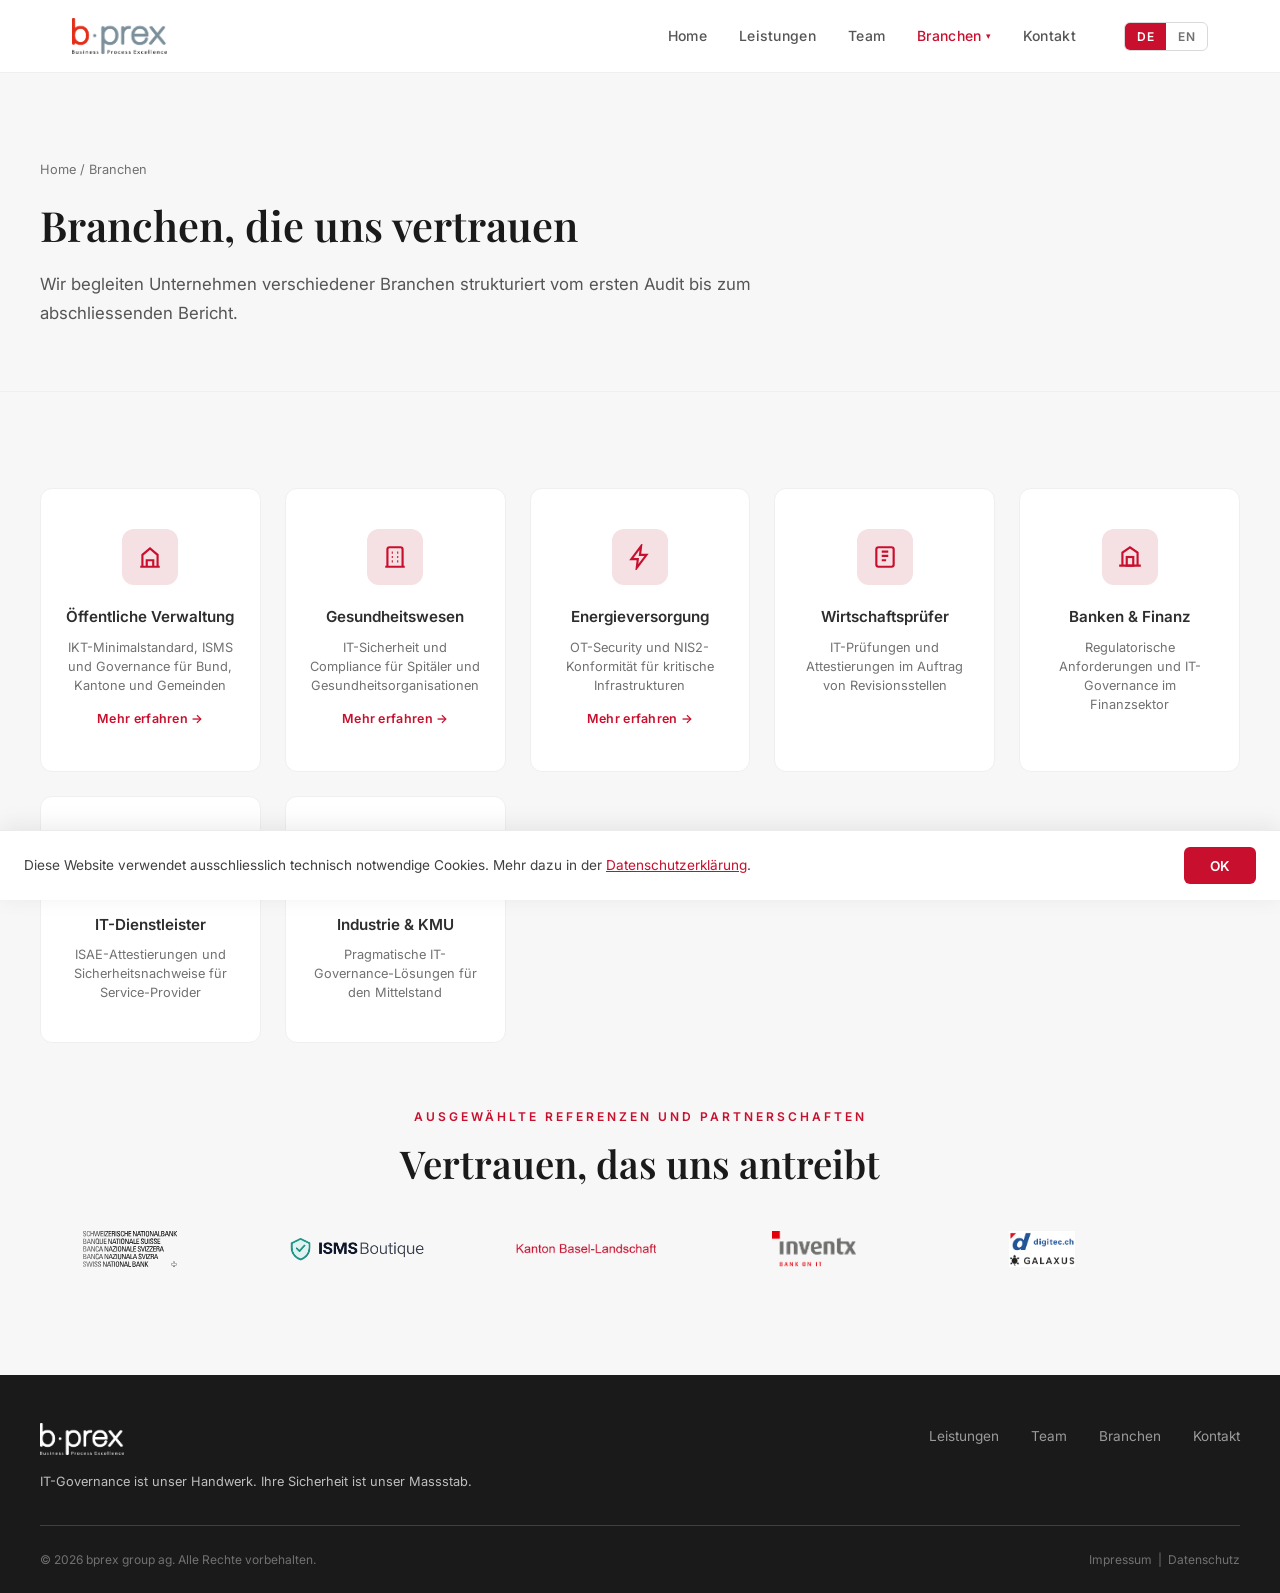
<file: branchen.html>
<!DOCTYPE html>
<html lang="de">
<head>
  <meta charset="UTF-8">
  <meta name="viewport" content="width=device-width, initial-scale=1.0">
  <meta name="description" content="Branchen der bprex group ag: Öffentliche Verwaltung, Gesundheitswesen, Energieversorgung, Banken & Finanz, Wirtschaftsprüfer, IT-Dienstleister und Industrie & KMU.">
  <title>Branchen — b·prex group ag</title>
  <link rel="icon" href="favicon.ico" type="image/x-icon">
  <link rel="apple-touch-icon" href="apple-touch-icon.png">
  <link rel="canonical" href="https://bprex.ch/branchen.html">
  <meta name="robots" content="index, follow">
  <meta property="og:type" content="website">
  <meta property="og:title" content="Branchen — b·prex group ag">
  <meta property="og:description" content="Wir begleiten Unternehmen verschiedener Branchen strukturiert vom ersten Audit bis zum abschliessenden Bericht.">
  <meta property="og:url" content="https://bprex.ch/branchen.html">
  <meta property="og:image" content="https://bprex.ch/LOGO.png">
  <meta property="og:locale" content="de_CH">
  <meta property="og:site_name" content="bprex group ag">
  <link rel="preconnect" href="https://fonts.googleapis.com">
  <link href="https://fonts.googleapis.com/css2?family=Inter:wght@300;400;500;600;700&family=Playfair+Display:wght@500;600;700&display=swap" rel="stylesheet">
  <link rel="stylesheet" href="style.css">
</head>
<body>

  <!-- ═══ NAVIGATION ═══ -->
  <nav id="navbar">
    <div class="nav-inner">
      <a href="index.html" class="nav-logo">
        <img src="LOGO.png" alt="b·prex – Business Process Excellence" style="height: 36px; width: auto;">
      </a>
      <ul class="nav-links" id="navLinks">
        <li><a href="index.html" data-de="Home" data-en="Home">Home</a></li>
        <li><a href="leistungen.html" data-de="Leistungen" data-en="Services">Leistungen</a></li>
        <li><a href="team.html" data-de="Team" data-en="Team">Team</a></li>
        <li class="nav-dropdown">
          <a href="branchen.html" class="nav-dropdown-toggle active" data-de="Branchen" data-en="Industries">
            <span>Branchen</span><span class="nav-dropdown-caret">▾</span>
          </a>
          <ul class="dropdown-menu">
            <li><a href="branchen-verwaltung.html" data-de="Öffentliche Verwaltung" data-en="Public Administration">Öffentliche Verwaltung</a></li>
            <li><a href="branchen-gesundheitswesen.html" data-de="Gesundheitswesen" data-en="Healthcare">Gesundheitswesen</a></li>
            <li><a href="branchen-energieversorger.html" data-de="Energieversorgung" data-en="Energy Providers">Energieversorgung</a></li>
          </ul>
        </li>
        <li><a href="kontakt.html" data-de="Kontakt" data-en="Contact">Kontakt</a></li>
        <li>
          <div class="lang-switch">
            <button class="active" onclick="switchLang('de')">DE</button>
            <button onclick="switchLang('en')">EN</button>
          </div>
        </li>
      </ul>
      <button class="mobile-menu-btn" onclick="toggleMobileMenu()" aria-label="Menu">
        <span></span><span></span><span></span>
      </button>
    </div>
  </nav>

  <!-- ═══ PAGE HERO ═══ -->
  <section class="page-hero">
    <div class="page-hero-inner">
      <p class="breadcrumb"><a href="index.html" data-de="Home" data-en="Home">Home</a> / <span data-de="Branchen" data-en="Industries">Branchen</span></p>
      <h1 class="page-title" data-de="Branchen, die uns vertrauen" data-en="Industries that trust us">Branchen, die uns vertrauen</h1>
      <p class="page-subtitle" data-de="Wir begleiten Unternehmen verschiedener Branchen strukturiert vom ersten Audit bis zum abschliessenden Bericht." data-en="We accompany companies from various industries in a structured way from the first audit to the final report.">
        Wir begleiten Unternehmen verschiedener Branchen strukturiert vom ersten Audit bis zum abschliessenden Bericht.
      </p>
    </div>
  </section>

  <!-- ═══ BRANCHEN ═══ -->
  <section class="branchen" id="branchen">
    <div class="section-inner">
      <div class="branchen-grid reveal">
        <a href="branchen-verwaltung.html" class="branche-card">
          <div class="branche-icon">
            <svg viewBox="0 0 24 24" fill="none" stroke="currentColor" stroke-width="2"><path d="M3 21h18M5 21V10l7-6 7 6v11M9 21v-6h6v6"/></svg>
          </div>
          <h3 class="branche-name" data-de="Öffentliche Verwaltung" data-en="Public Administration">Öffentliche Verwaltung</h3>
          <p class="branche-desc" data-de="IKT-Minimalstandard, ISMS und Governance für Bund, Kantone und Gemeinden" data-en="ICT minimum standard, ISMS and governance for federal, cantonal and municipal bodies">IKT-Minimalstandard, ISMS und Governance für Bund, Kantone und Gemeinden</p>
          <span class="branche-more" data-de="Mehr erfahren →" data-en="Learn more →">Mehr erfahren →</span>
        </a>

        <a href="branchen-gesundheitswesen.html" class="branche-card">
          <div class="branche-icon">
            <svg viewBox="0 0 24 24" fill="none" stroke="currentColor" stroke-width="2"><path d="M3 21h18M9 8h1M9 12h1M9 16h1M14 8h1M14 12h1M14 16h1M5 21V5a2 2 0 012-2h10a2 2 0 012 2v16"/></svg>
          </div>
          <h3 class="branche-name" data-de="Gesundheitswesen" data-en="Healthcare">Gesundheitswesen</h3>
          <p class="branche-desc" data-de="IT-Sicherheit und Compliance für Spitäler und Gesundheitsorganisationen" data-en="IT security and compliance for hospitals and health organizations">IT-Sicherheit und Compliance für Spitäler und Gesundheitsorganisationen</p>
          <span class="branche-more" data-de="Mehr erfahren →" data-en="Learn more →">Mehr erfahren →</span>
        </a>

        <a href="branchen-energieversorger.html" class="branche-card">
          <div class="branche-icon">
            <svg viewBox="0 0 24 24" fill="none" stroke="currentColor" stroke-width="2"><path d="M13 2L4 14h6l-1 8 9-12h-6l1-8z"/></svg>
          </div>
          <h3 class="branche-name" data-de="Energieversorgung" data-en="Energy Providers">Energieversorgung</h3>
          <p class="branche-desc" data-de="OT-Security und NIS2-Konformität für kritische Infrastrukturen" data-en="OT security and NIS2 compliance for critical infrastructure">OT-Security und NIS2-Konformität für kritische Infrastrukturen</p>
          <span class="branche-more" data-de="Mehr erfahren →" data-en="Learn more →">Mehr erfahren →</span>
        </a>

        <div class="branche-card is-static">
          <div class="branche-icon">
            <svg viewBox="0 0 24 24" fill="none" stroke="currentColor" stroke-width="2"><path d="M9 7h6M9 11h6M9 15h4"/><rect x="4" y="3" width="16" height="18" rx="2"/></svg>
          </div>
          <h3 class="branche-name" data-de="Wirtschaftsprüfer" data-en="Auditors">Wirtschaftsprüfer</h3>
          <p class="branche-desc" data-de="IT-Prüfungen und Attestierungen im Auftrag von Revisionsstellen" data-en="IT audits and attestations on behalf of audit firms">IT-Prüfungen und Attestierungen im Auftrag von Revisionsstellen</p>
        </div>

        <div class="branche-card is-static">
          <div class="branche-icon">
            <svg viewBox="0 0 24 24" fill="none" stroke="currentColor" stroke-width="2"><path d="M2 20h20M5 20V8l7-5 7 5v12"/><rect x="9" y="12" width="6" height="8"/></svg>
          </div>
          <h3 class="branche-name" data-de="Banken &amp; Finanz" data-en="Banking &amp; Finance">Banken & Finanz</h3>
          <p class="branche-desc" data-de="Regulatorische Anforderungen und IT-Governance im Finanzsektor" data-en="Regulatory requirements and IT governance in the financial sector">Regulatorische Anforderungen und IT-Governance im Finanzsektor</p>
        </div>

        <div class="branche-card is-static">
          <div class="branche-icon">
            <svg viewBox="0 0 24 24" fill="none" stroke="currentColor" stroke-width="2"><rect x="2" y="3" width="20" height="14" rx="2"/><path d="M8 21h8M12 17v4"/></svg>
          </div>
          <h3 class="branche-name" data-de="IT-Dienstleister" data-en="IT Service Providers">IT-Dienstleister</h3>
          <p class="branche-desc" data-de="ISAE-Attestierungen und Sicherheitsnachweise für Service-Provider" data-en="ISAE attestations and security certifications for service providers">ISAE-Attestierungen und Sicherheitsnachweise für Service-Provider</p>
        </div>

        <div class="branche-card is-static">
          <div class="branche-icon">
            <svg viewBox="0 0 24 24" fill="none" stroke="currentColor" stroke-width="2"><path d="M12 2L2 7l10 5 10-5-10-5z"/><path d="M2 17l10 5 10-5M2 12l10 5 10-5"/></svg>
          </div>
          <h3 class="branche-name" data-de="Industrie &amp; KMU" data-en="Industry &amp; SMEs">Industrie & KMU</h3>
          <p class="branche-desc" data-de="Pragmatische IT-Governance-Lösungen für den Mittelstand" data-en="Pragmatic IT governance solutions for medium-sized enterprises">Pragmatische IT-Governance-Lösungen für den Mittelstand</p>
        </div>
      </div>

      <div class="referenzen-block reveal">
        <p class="section-label" style="text-align:center;" data-de="Ausgewählte Referenzen und Partnerschaften" data-en="Selected References and Partnerships">Ausgewählte Referenzen und Partnerschaften</p>
        <h2 class="section-title" style="text-align:center;" data-de="Vertrauen, das uns antreibt" data-en="Trust that drives us">Vertrauen, das uns antreibt</h2>
        <div class="ticker-wrap">
          <div class="ticker-track">
            <span class="ticker-item"><img src="Referenzen/SNB_Logo.svg" alt="Schweizerische Nationalbank" style="filter:brightness(0);"></span>
            <span class="ticker-item"><img src="Referenzen/ISMS_Boutique_Logo.png" alt="ISMS Boutique"></span>
            <span class="ticker-item"><img src="Referenzen/Kanton_Basel_Landschaft_Logo.png" alt="Kanton Basel-Landschaft"></span>
            <span class="ticker-item"><img src="Referenzen/inventx.png" alt="InventX"></span>
            <span class="ticker-item"><img src="Referenzen/digitec-galaxus.png" alt="Digitec Galaxus"></span>
            <span class="ticker-item"><img src="Referenzen/Finserv_Logo.svg" alt="FINserv"></span>
            <span class="ticker-item"><img src="Referenzen/Logo_der_Schweizerischen_Eidgenossenschaft.svg.png" alt="Schweizerische Eidgenossenschaft"></span>
            <span class="ticker-item"><img src="Referenzen/Schaeppi_Logo.svg" alt="Schaeppi Grundstücke"></span>
            <span class="ticker-item"><img src="Referenzen/SecureComply_Logo.svg" alt="SecureComply"></span>
            <span class="ticker-item"><img src="Referenzen/Luzerner_Kantonsspital_Luzern_Sursee_Wolhusen.png" alt="Luzerner Kantonsspital"></span>
            <span class="ticker-item"><img src="Referenzen/SIX_Group_Logo.png" alt="SIX Group"></span>
            <span class="ticker-item"><img src="Referenzen/Wuest_Partner_Logo.png" alt="Wüest Partner"></span>
            <span class="ticker-item"><img src="Referenzen/Ferax-Logo.png" alt="Ferax"></span>
            <span class="ticker-item"><img src="Referenzen/Kanton_Zuerich_Logo.png" alt="Kanton Zürich"></span>
            <span class="ticker-item"><img src="Referenzen/Logo-OBT.svg.png" alt="OBT"></span>
            <span class="ticker-item"><img src="Referenzen/20230322_-_insel_gruppe_8_5.png" alt="Insel Gruppe"></span>
            <span class="ticker-item"><img src="Referenzen/Netcloud_Logo.svg" alt="Netcloud"></span>
            <span class="ticker-item"><img src="Referenzen/Universitaet_Zuerich.png" alt="Universität Zürich"></span>
            <span class="ticker-item"><img src="Referenzen/Logo_SWA_CD1619.png" alt="SWA Swiss Auditors"></span>
            <span class="ticker-item"><img src="Referenzen/Bucherer_Logo_RGB.png" alt="Bucherer"></span>
            <span class="ticker-item"><img src="Referenzen/BDO_Logo.svg.png" alt="BDO"></span>
            <span class="ticker-item"><img src="Referenzen/TR_Logo_cmyk_o_claim-verkleinert.png" alt="T+R"></span>
            <span class="ticker-item"><img src="Referenzen/ZHAW.png" alt="ZHAW"></span>
            <span class="ticker-item"><img src="Referenzen/KantonsspitalWinterthur.png" alt="Kantonsspital Winterthur"></span>
            <!-- Duplikat für nahtlosen Loop -->
            <span class="ticker-item"><img src="Referenzen/SNB_Logo.svg" alt="Schweizerische Nationalbank" style="filter:brightness(0);"></span>
            <span class="ticker-item"><img src="Referenzen/ISMS_Boutique_Logo.png" alt="ISMS Boutique"></span>
            <span class="ticker-item"><img src="Referenzen/Kanton_Basel_Landschaft_Logo.png" alt="Kanton Basel-Landschaft"></span>
            <span class="ticker-item"><img src="Referenzen/inventx.png" alt="InventX"></span>
            <span class="ticker-item"><img src="Referenzen/digitec-galaxus.png" alt="Digitec Galaxus"></span>
            <span class="ticker-item"><img src="Referenzen/Finserv_Logo.svg" alt="FINserv"></span>
            <span class="ticker-item"><img src="Referenzen/Logo_der_Schweizerischen_Eidgenossenschaft.svg.png" alt="Schweizerische Eidgenossenschaft"></span>
            <span class="ticker-item"><img src="Referenzen/Schaeppi_Logo.svg" alt="Schaeppi Grundstücke"></span>
            <span class="ticker-item"><img src="Referenzen/SecureComply_Logo.svg" alt="SecureComply"></span>
            <span class="ticker-item"><img src="Referenzen/Luzerner_Kantonsspital_Luzern_Sursee_Wolhusen.png" alt="Luzerner Kantonsspital"></span>
            <span class="ticker-item"><img src="Referenzen/SIX_Group_Logo.png" alt="SIX Group"></span>
            <span class="ticker-item"><img src="Referenzen/Wuest_Partner_Logo.png" alt="Wüest Partner"></span>
            <span class="ticker-item"><img src="Referenzen/Ferax-Logo.png" alt="Ferax"></span>
            <span class="ticker-item"><img src="Referenzen/Kanton_Zuerich_Logo.png" alt="Kanton Zürich"></span>
            <span class="ticker-item"><img src="Referenzen/Logo-OBT.svg.png" alt="OBT"></span>
            <span class="ticker-item"><img src="Referenzen/20230322_-_insel_gruppe_8_5.png" alt="Insel Gruppe"></span>
            <span class="ticker-item"><img src="Referenzen/Netcloud_Logo.svg" alt="Netcloud"></span>
            <span class="ticker-item"><img src="Referenzen/Universitaet_Zuerich.png" alt="Universität Zürich"></span>
            <span class="ticker-item"><img src="Referenzen/Logo_SWA_CD1619.png" alt="SWA Swiss Auditors"></span>
            <span class="ticker-item"><img src="Referenzen/Bucherer_Logo_RGB.png" alt="Bucherer"></span>
            <span class="ticker-item"><img src="Referenzen/BDO_Logo.svg.png" alt="BDO"></span>
            <span class="ticker-item"><img src="Referenzen/TR_Logo_cmyk_o_claim-verkleinert.png" alt="T+R"></span>
            <span class="ticker-item"><img src="Referenzen/ZHAW.png" alt="ZHAW"></span>
            <span class="ticker-item"><img src="Referenzen/KantonsspitalWinterthur.png" alt="Kantonsspital Winterthur"></span>
          </div>
        </div>
      </div>
    </div>
  </section>

  <!-- ═══ FOOTER ═══ -->
  <footer>
    <div class="footer-inner">
      <div class="footer-top">
        <div>
          <div class="footer-logo">
            <img src="LOGO.png" alt="b·prex" style="height: 32px; width: auto; filter: brightness(0) invert(1);">
          </div>
          <p class="footer-tagline" data-de="IT-Governance ist unser Handwerk. Ihre Sicherheit ist unser Massstab." data-en="IT governance is our craft. Your security is our benchmark.">IT-Governance ist unser Handwerk. Ihre Sicherheit ist unser Massstab.</p>
        </div>
        <ul class="footer-links">
          <li><a href="leistungen.html" data-de="Leistungen" data-en="Services">Leistungen</a></li>
          <li><a href="team.html" data-de="Team" data-en="Team">Team</a></li>
          <li><a href="branchen.html" data-de="Branchen" data-en="Industries">Branchen</a></li>
          <li><a href="kontakt.html" data-de="Kontakt" data-en="Contact">Kontakt</a></li>
        </ul>
      </div>
      <div class="footer-bottom">
        <span>&copy; 2026 bprex group ag. <span data-de="Alle Rechte vorbehalten." data-en="All rights reserved.">Alle Rechte vorbehalten.</span></span>
        <span>
          <a href="impressum.html" style="color:var(--grey-500);text-decoration:none;" data-de="Impressum" data-en="Legal Notice">Impressum</a> &nbsp;|&nbsp;
          <a href="datenschutz.html" style="color:var(--grey-500);text-decoration:none;" data-de="Datenschutz" data-en="Privacy Policy">Datenschutz</a>
        </span>
      </div>
    </div>
  </footer>

  <!-- ═══ COOKIE BANNER ═══ -->
  <div id="cookieBanner" class="cookie-banner" hidden>
    <p data-de="Diese Website verwendet ausschliesslich technisch notwendige Cookies. Mehr dazu in der <a href='datenschutz.html'>Datenschutzerklärung</a>."
       data-en="This website only uses technically necessary cookies. Learn more in our <a href='datenschutz.html'>privacy policy</a>."
      >
      Diese Website verwendet ausschliesslich technisch notwendige Cookies. Mehr dazu in der <a href="datenschutz.html">Datenschutzerklärung</a>.
    </p>
    <button type="button" id="cookieAccept">OK</button>
  </div>

  <script src="main.js"></script>
</body>
</html>
</file>
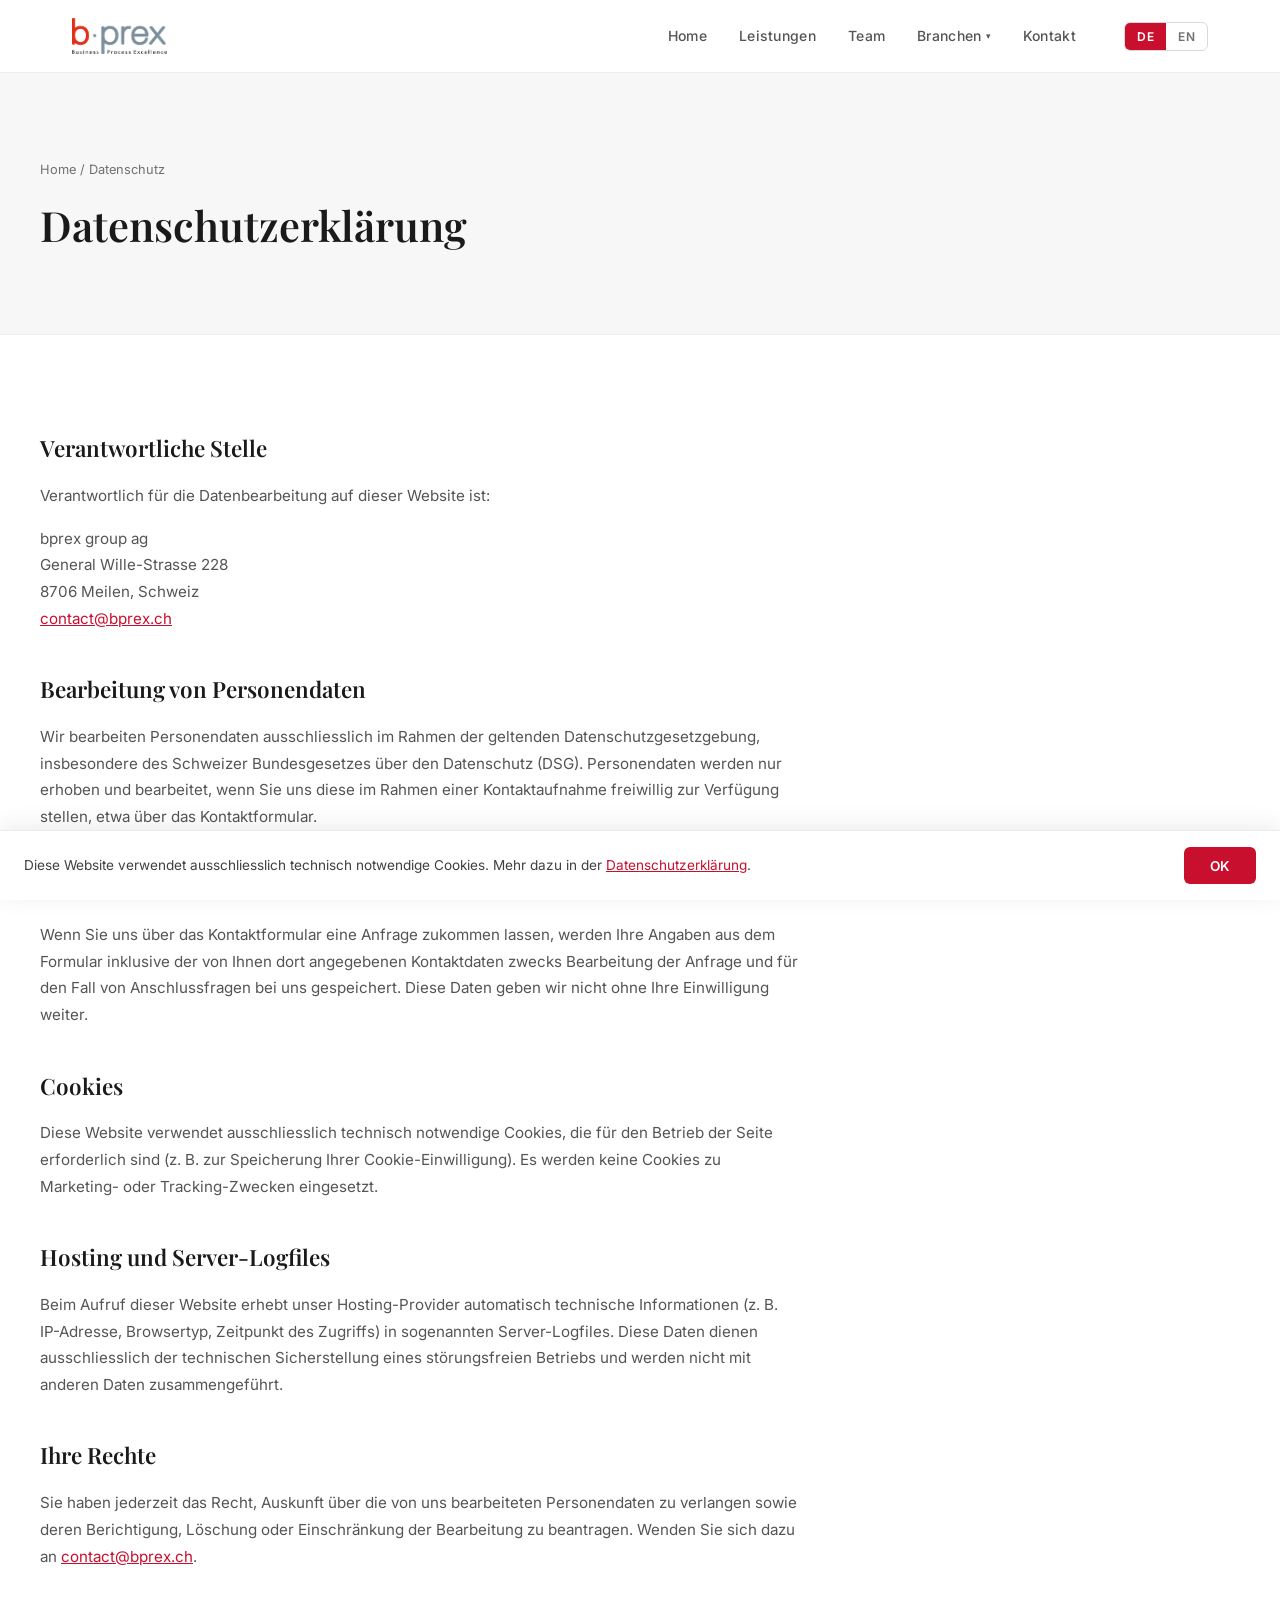
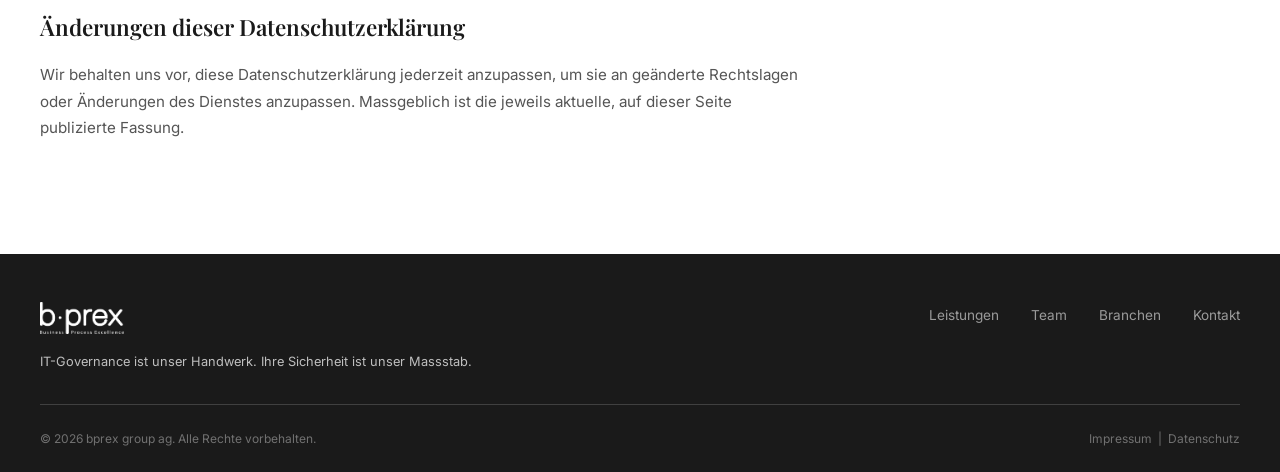
<file: datenschutz.html>
<!DOCTYPE html>
<html lang="de">
<head>
  <meta charset="UTF-8">
  <meta name="viewport" content="width=device-width, initial-scale=1.0">
  <meta name="description" content="Datenschutzerklärung der bprex group ag.">
  <title>Datenschutz — b·prex group ag</title>
  <link rel="icon" href="favicon.ico" type="image/x-icon">
  <link rel="apple-touch-icon" href="apple-touch-icon.png">
  <link rel="canonical" href="https://bprex.ch/datenschutz.html">
  <meta name="robots" content="noindex, follow">
  <link rel="preconnect" href="https://fonts.googleapis.com">
  <link href="https://fonts.googleapis.com/css2?family=Inter:wght@300;400;500;600;700&family=Playfair+Display:wght@500;600;700&display=swap" rel="stylesheet">
  <link rel="stylesheet" href="style.css">
</head>
<body>

  <!-- ═══ NAVIGATION ═══ -->
  <nav id="navbar">
    <div class="nav-inner">
      <a href="index.html" class="nav-logo">
        <img src="LOGO.png" alt="b·prex – Business Process Excellence" style="height: 36px; width: auto;">
      </a>
      <ul class="nav-links" id="navLinks">
        <li><a href="index.html" data-de="Home" data-en="Home">Home</a></li>
        <li><a href="leistungen.html" data-de="Leistungen" data-en="Services">Leistungen</a></li>
        <li><a href="team.html" data-de="Team" data-en="Team">Team</a></li>
        <li class="nav-dropdown">
          <a href="branchen.html" class="nav-dropdown-toggle" data-de="Branchen" data-en="Industries">
            <span>Branchen</span><span class="nav-dropdown-caret">▾</span>
          </a>
          <ul class="dropdown-menu">
            <li><a href="branchen-verwaltung.html" data-de="Öffentliche Verwaltung" data-en="Public Administration">Öffentliche Verwaltung</a></li>
            <li><a href="branchen-gesundheitswesen.html" data-de="Gesundheitswesen" data-en="Healthcare">Gesundheitswesen</a></li>
            <li><a href="branchen-energieversorger.html" data-de="Energieversorgung" data-en="Energy Providers">Energieversorgung</a></li>
          </ul>
        </li>
        <li><a href="kontakt.html" data-de="Kontakt" data-en="Contact">Kontakt</a></li>
        <li>
          <div class="lang-switch">
            <button class="active" onclick="switchLang('de')">DE</button>
            <button onclick="switchLang('en')">EN</button>
          </div>
        </li>
      </ul>
      <button class="mobile-menu-btn" onclick="toggleMobileMenu()" aria-label="Menu">
        <span></span><span></span><span></span>
      </button>
    </div>
  </nav>

  <!-- ═══ PAGE HERO ═══ -->
  <section class="page-hero">
    <div class="page-hero-inner">
      <p class="breadcrumb"><a href="index.html" data-de="Home" data-en="Home">Home</a> / <span data-de="Datenschutz" data-en="Privacy Policy">Datenschutz</span></p>
      <h1 class="page-title" data-de="Datenschutzerklärung" data-en="Privacy Policy">Datenschutzerklärung</h1>
    </div>
  </section>

  <!-- ═══ DATENSCHUTZ ═══ -->
  <section>
    <div class="section-inner legal-content">
      <h2 data-de="Verantwortliche Stelle" data-en="Data controller">Verantwortliche Stelle</h2>
      <p data-de="Verantwortlich für die Datenbearbeitung auf dieser Website ist:" data-en="Responsible for data processing on this website is:">
        Verantwortlich für die Datenbearbeitung auf dieser Website ist:
      </p>
      <p>
        bprex group ag<br>
        General Wille-Strasse 228<br>
        8706 Meilen, Schweiz<br>
        <a href="mailto:contact@bprex.ch">contact@bprex.ch</a>
      </p>

      <h2 data-de="Bearbeitung von Personendaten" data-en="Processing of personal data">Bearbeitung von Personendaten</h2>
      <p data-de="Wir bearbeiten Personendaten ausschliesslich im Rahmen der geltenden Datenschutzgesetzgebung, insbesondere des Schweizer Bundesgesetzes über den Datenschutz (DSG). Personendaten werden nur erhoben und bearbeitet, wenn Sie uns diese im Rahmen einer Kontaktaufnahme freiwillig zur Verfügung stellen, etwa über das Kontaktformular." data-en="We process personal data exclusively within the framework of applicable data protection legislation, in particular the Swiss Federal Act on Data Protection (FADP). Personal data is only collected and processed when you voluntarily provide it to us as part of a contact request, for example via the contact form.">
        Wir bearbeiten Personendaten ausschliesslich im Rahmen der geltenden Datenschutzgesetzgebung, insbesondere des Schweizer Bundesgesetzes über den Datenschutz (DSG). Personendaten werden nur erhoben und bearbeitet, wenn Sie uns diese im Rahmen einer Kontaktaufnahme freiwillig zur Verfügung stellen, etwa über das Kontaktformular.
      </p>

      <h2 data-de="Kontaktformular" data-en="Contact form">Kontaktformular</h2>
      <p data-de="Wenn Sie uns über das Kontaktformular eine Anfrage zukommen lassen, werden Ihre Angaben aus dem Formular inklusive der von Ihnen dort angegebenen Kontaktdaten zwecks Bearbeitung der Anfrage und für den Fall von Anschlussfragen bei uns gespeichert. Diese Daten geben wir nicht ohne Ihre Einwilligung weiter." data-en="If you submit an inquiry via the contact form, the information provided there, including the contact details you supply, is stored by us in order to process the inquiry and in case of follow-up questions. We do not pass this data on without your consent.">
        Wenn Sie uns über das Kontaktformular eine Anfrage zukommen lassen, werden Ihre Angaben aus dem Formular inklusive der von Ihnen dort angegebenen Kontaktdaten zwecks Bearbeitung der Anfrage und für den Fall von Anschlussfragen bei uns gespeichert. Diese Daten geben wir nicht ohne Ihre Einwilligung weiter.
      </p>

      <h2 data-de="Cookies" data-en="Cookies">Cookies</h2>
      <p data-de="Diese Website verwendet ausschliesslich technisch notwendige Cookies, die für den Betrieb der Seite erforderlich sind (z. B. zur Speicherung Ihrer Cookie-Einwilligung). Es werden keine Cookies zu Marketing- oder Tracking-Zwecken eingesetzt." data-en="This website only uses technically necessary cookies required for the operation of the site (e.g. to store your cookie consent). No cookies are used for marketing or tracking purposes.">
        Diese Website verwendet ausschliesslich technisch notwendige Cookies, die für den Betrieb der Seite erforderlich sind (z. B. zur Speicherung Ihrer Cookie-Einwilligung). Es werden keine Cookies zu Marketing- oder Tracking-Zwecken eingesetzt.
      </p>

      <h2 data-de="Hosting und Server-Logfiles" data-en="Hosting and server log files">Hosting und Server-Logfiles</h2>
      <p data-de="Beim Aufruf dieser Website erhebt unser Hosting-Provider automatisch technische Informationen (z. B. IP-Adresse, Browsertyp, Zeitpunkt des Zugriffs) in sogenannten Server-Logfiles. Diese Daten dienen ausschliesslich der technischen Sicherstellung eines störungsfreien Betriebs und werden nicht mit anderen Daten zusammengeführt." data-en="When you access this website, our hosting provider automatically collects technical information (e.g. IP address, browser type, time of access) in so-called server log files. This data is used exclusively to ensure the technical operation of the website and is not merged with other data.">
        Beim Aufruf dieser Website erhebt unser Hosting-Provider automatisch technische Informationen (z. B. IP-Adresse, Browsertyp, Zeitpunkt des Zugriffs) in sogenannten Server-Logfiles. Diese Daten dienen ausschliesslich der technischen Sicherstellung eines störungsfreien Betriebs und werden nicht mit anderen Daten zusammengeführt.
      </p>

      <h2 data-de="Ihre Rechte" data-en="Your rights">Ihre Rechte</h2>
      <p data-de="Sie haben jederzeit das Recht, Auskunft über die von uns bearbeiteten Personendaten zu verlangen sowie deren Berichtigung, Löschung oder Einschränkung der Bearbeitung zu beantragen. Wenden Sie sich dazu an <a href='mailto:contact@bprex.ch'>contact@bprex.ch</a>." data-en="You have the right at any time to request information about the personal data we process, as well as to request its correction, deletion or restriction of processing. Please contact us at <a href='mailto:contact@bprex.ch'>contact@bprex.ch</a>.">
        Sie haben jederzeit das Recht, Auskunft über die von uns bearbeiteten Personendaten zu verlangen sowie deren Berichtigung, Löschung oder Einschränkung der Bearbeitung zu beantragen. Wenden Sie sich dazu an <a href="mailto:contact@bprex.ch">contact@bprex.ch</a>.
      </p>

      <h2 data-de="Änderungen dieser Datenschutzerklärung" data-en="Changes to this privacy policy">Änderungen dieser Datenschutzerklärung</h2>
      <p data-de="Wir behalten uns vor, diese Datenschutzerklärung jederzeit anzupassen, um sie an geänderte Rechtslagen oder Änderungen des Dienstes anzupassen. Massgeblich ist die jeweils aktuelle, auf dieser Seite publizierte Fassung." data-en="We reserve the right to amend this privacy policy at any time to reflect changes in the legal situation or changes to the service. The version published on this page at any given time shall apply.">
        Wir behalten uns vor, diese Datenschutzerklärung jederzeit anzupassen, um sie an geänderte Rechtslagen oder Änderungen des Dienstes anzupassen. Massgeblich ist die jeweils aktuelle, auf dieser Seite publizierte Fassung.
      </p>
    </div>
  </section>

  <!-- ═══ FOOTER ═══ -->
  <footer>
    <div class="footer-inner">
      <div class="footer-top">
        <div>
          <div class="footer-logo">
            <img src="LOGO.png" alt="b·prex" style="height: 32px; width: auto; filter: brightness(0) invert(1);">
          </div>
          <p class="footer-tagline" data-de="IT-Governance ist unser Handwerk. Ihre Sicherheit ist unser Massstab." data-en="IT governance is our craft. Your security is our benchmark.">IT-Governance ist unser Handwerk. Ihre Sicherheit ist unser Massstab.</p>
        </div>
        <ul class="footer-links">
          <li><a href="leistungen.html" data-de="Leistungen" data-en="Services">Leistungen</a></li>
          <li><a href="team.html" data-de="Team" data-en="Team">Team</a></li>
          <li><a href="branchen.html" data-de="Branchen" data-en="Industries">Branchen</a></li>
          <li><a href="kontakt.html" data-de="Kontakt" data-en="Contact">Kontakt</a></li>
        </ul>
      </div>
      <div class="footer-bottom">
        <span>&copy; 2026 bprex group ag. <span data-de="Alle Rechte vorbehalten." data-en="All rights reserved.">Alle Rechte vorbehalten.</span></span>
        <span>
          <a href="impressum.html" style="color:var(--grey-500);text-decoration:none;" data-de="Impressum" data-en="Legal Notice">Impressum</a> &nbsp;|&nbsp;
          <a href="datenschutz.html" style="color:var(--grey-500);text-decoration:none;" data-de="Datenschutz" data-en="Privacy Policy">Datenschutz</a>
        </span>
      </div>
    </div>
  </footer>

  <!-- ═══ COOKIE BANNER ═══ -->
  <div id="cookieBanner" class="cookie-banner" hidden>
    <p data-de="Diese Website verwendet ausschliesslich technisch notwendige Cookies. Mehr dazu in der <a href='datenschutz.html'>Datenschutzerklärung</a>."
       data-en="This website only uses technically necessary cookies. Learn more in our <a href='datenschutz.html'>privacy policy</a>."
      >
      Diese Website verwendet ausschliesslich technisch notwendige Cookies. Mehr dazu in der <a href="datenschutz.html">Datenschutzerklärung</a>.
    </p>
    <button type="button" id="cookieAccept">OK</button>
  </div>

  <script src="main.js"></script>
</body>
</html>
</file>
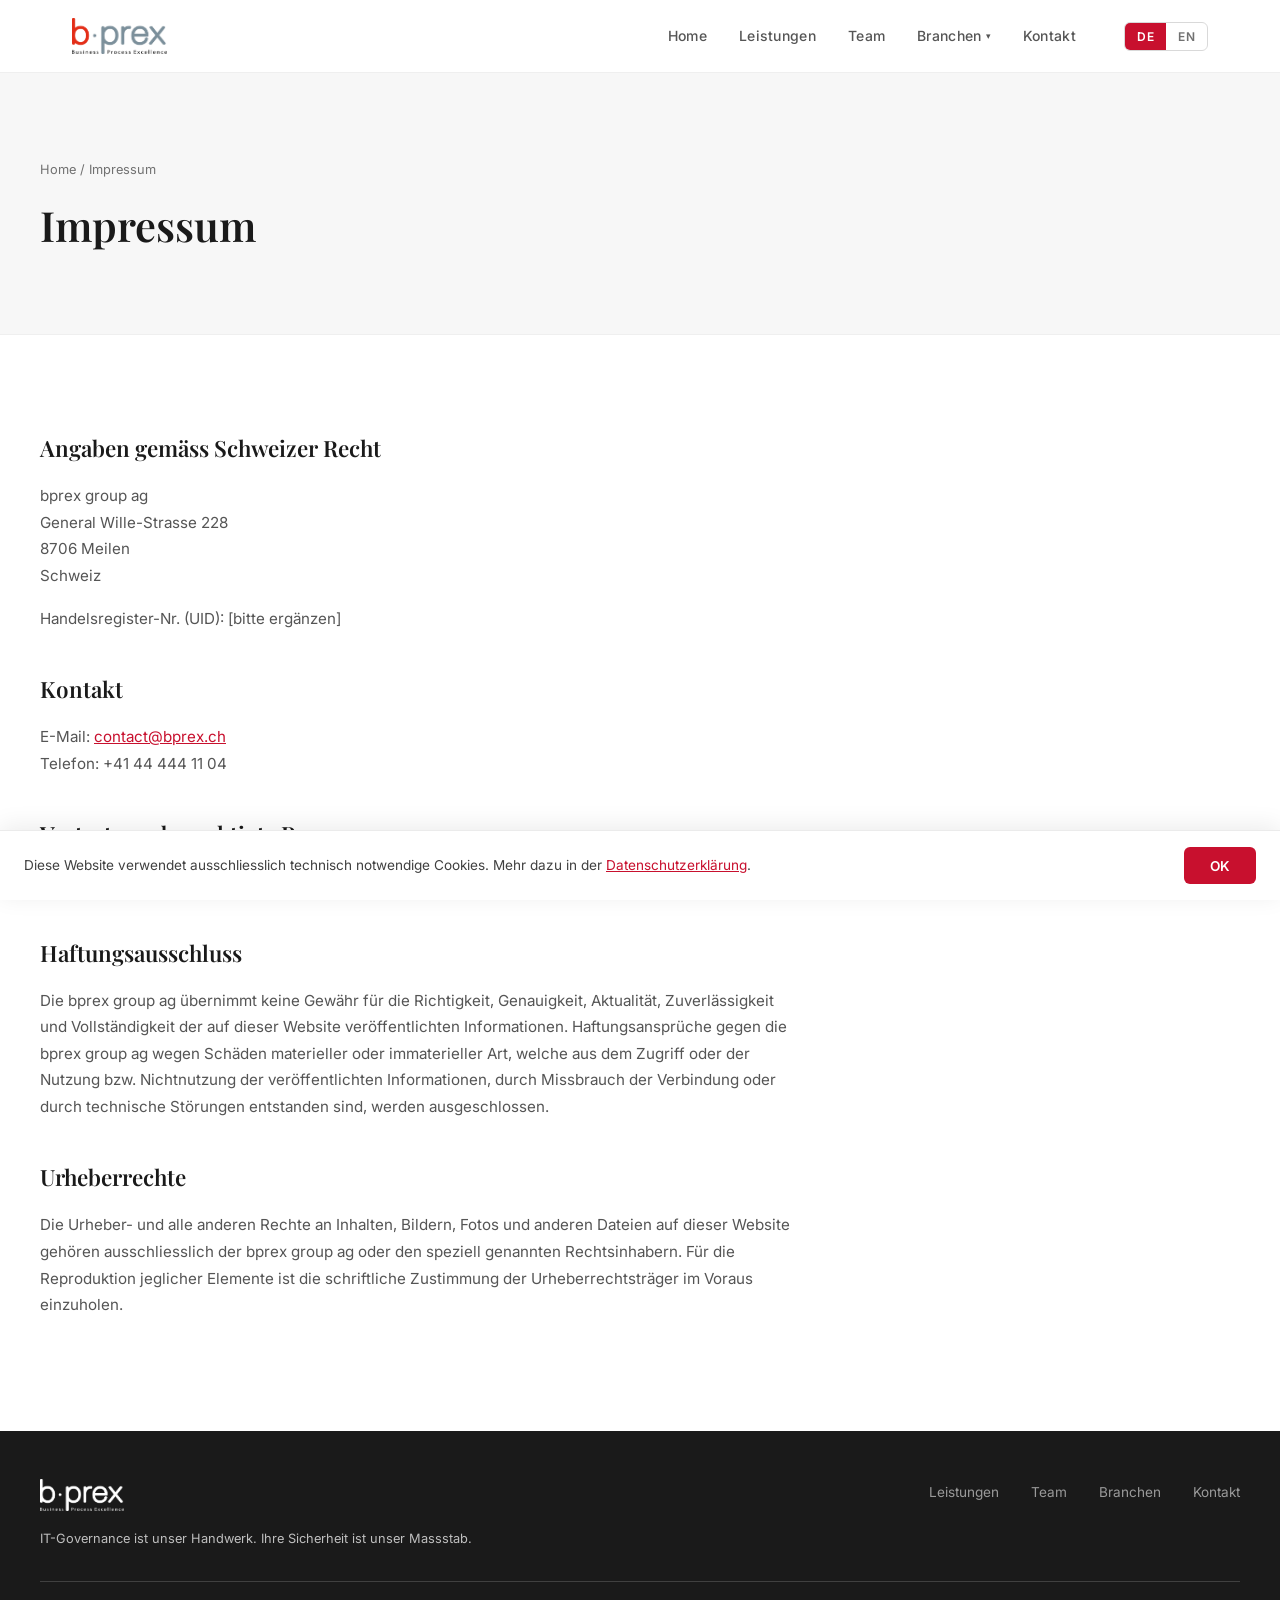
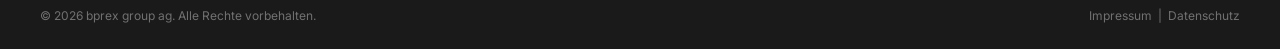
<file: impressum.html>
<!DOCTYPE html>
<html lang="de">
<head>
  <meta charset="UTF-8">
  <meta name="viewport" content="width=device-width, initial-scale=1.0">
  <meta name="description" content="Impressum der bprex group ag.">
  <title>Impressum — b·prex group ag</title>
  <link rel="icon" href="favicon.ico" type="image/x-icon">
  <link rel="apple-touch-icon" href="apple-touch-icon.png">
  <link rel="canonical" href="https://bprex.ch/impressum.html">
  <meta name="robots" content="noindex, follow">
  <link rel="preconnect" href="https://fonts.googleapis.com">
  <link href="https://fonts.googleapis.com/css2?family=Inter:wght@300;400;500;600;700&family=Playfair+Display:wght@500;600;700&display=swap" rel="stylesheet">
  <link rel="stylesheet" href="style.css">
</head>
<body>

  <!-- ═══ NAVIGATION ═══ -->
  <nav id="navbar">
    <div class="nav-inner">
      <a href="index.html" class="nav-logo">
        <img src="LOGO.png" alt="b·prex – Business Process Excellence" style="height: 36px; width: auto;">
      </a>
      <ul class="nav-links" id="navLinks">
        <li><a href="index.html" data-de="Home" data-en="Home">Home</a></li>
        <li><a href="leistungen.html" data-de="Leistungen" data-en="Services">Leistungen</a></li>
        <li><a href="team.html" data-de="Team" data-en="Team">Team</a></li>
        <li class="nav-dropdown">
          <a href="branchen.html" class="nav-dropdown-toggle" data-de="Branchen" data-en="Industries">
            <span>Branchen</span><span class="nav-dropdown-caret">▾</span>
          </a>
          <ul class="dropdown-menu">
            <li><a href="branchen-verwaltung.html" data-de="Öffentliche Verwaltung" data-en="Public Administration">Öffentliche Verwaltung</a></li>
            <li><a href="branchen-gesundheitswesen.html" data-de="Gesundheitswesen" data-en="Healthcare">Gesundheitswesen</a></li>
            <li><a href="branchen-energieversorger.html" data-de="Energieversorgung" data-en="Energy Providers">Energieversorgung</a></li>
          </ul>
        </li>
        <li><a href="kontakt.html" data-de="Kontakt" data-en="Contact">Kontakt</a></li>
        <li>
          <div class="lang-switch">
            <button class="active" onclick="switchLang('de')">DE</button>
            <button onclick="switchLang('en')">EN</button>
          </div>
        </li>
      </ul>
      <button class="mobile-menu-btn" onclick="toggleMobileMenu()" aria-label="Menu">
        <span></span><span></span><span></span>
      </button>
    </div>
  </nav>

  <!-- ═══ PAGE HERO ═══ -->
  <section class="page-hero">
    <div class="page-hero-inner">
      <p class="breadcrumb"><a href="index.html" data-de="Home" data-en="Home">Home</a> / <span data-de="Impressum" data-en="Legal Notice">Impressum</span></p>
      <h1 class="page-title" data-de="Impressum" data-en="Legal Notice">Impressum</h1>
    </div>
  </section>

  <!-- ═══ IMPRESSUM ═══ -->
  <section>
    <div class="section-inner legal-content">
      <h2 data-de="Angaben gemäss Schweizer Recht" data-en="Information pursuant to Swiss law">Angaben gemäss Schweizer Recht</h2>
      <p>
        bprex group ag<br>
        General Wille-Strasse 228<br>
        8706 Meilen<br>
        Schweiz
      </p>
      <p data-de="Handelsregister-Nr. (UID): [bitte ergänzen]" data-en="Commercial register no. (UID): [please complete]">
        Handelsregister-Nr. (UID): [bitte ergänzen]
      </p>

      <h2 data-de="Kontakt" data-en="Contact">Kontakt</h2>
      <p>
        E-Mail: <a href="mailto:contact@bprex.ch">contact@bprex.ch</a><br>
        Telefon: +41 44 444 11 04
      </p>

      <h2 data-de="Vertretungsberechtigte Person" data-en="Authorized representative">Vertretungsberechtigte Person</h2>
      <p data-de="[Name der verantwortlichen Person gemäss Handelsregister einfügen]" data-en="[Insert name of the person responsible per the commercial register]">
        [Name der verantwortlichen Person gemäss Handelsregister einfügen]
      </p>

      <h2 data-de="Haftungsausschluss" data-en="Disclaimer">Haftungsausschluss</h2>
      <p data-de="Die bprex group ag übernimmt keine Gewähr für die Richtigkeit, Genauigkeit, Aktualität, Zuverlässigkeit und Vollständigkeit der auf dieser Website veröffentlichten Informationen. Haftungsansprüche gegen die bprex group ag wegen Schäden materieller oder immaterieller Art, welche aus dem Zugriff oder der Nutzung bzw. Nichtnutzung der veröffentlichten Informationen, durch Missbrauch der Verbindung oder durch technische Störungen entstanden sind, werden ausgeschlossen." data-en="bprex group ag makes no warranty regarding the correctness, accuracy, timeliness, reliability or completeness of the information published on this website. Liability claims against bprex group ag for damages of a material or immaterial nature resulting from access to or use or non-use of the published information, misuse of the connection, or technical faults are excluded.">
        Die bprex group ag übernimmt keine Gewähr für die Richtigkeit, Genauigkeit, Aktualität, Zuverlässigkeit und Vollständigkeit der auf dieser Website veröffentlichten Informationen. Haftungsansprüche gegen die bprex group ag wegen Schäden materieller oder immaterieller Art, welche aus dem Zugriff oder der Nutzung bzw. Nichtnutzung der veröffentlichten Informationen, durch Missbrauch der Verbindung oder durch technische Störungen entstanden sind, werden ausgeschlossen.
      </p>

      <h2 data-de="Urheberrechte" data-en="Copyright">Urheberrechte</h2>
      <p data-de="Die Urheber- und alle anderen Rechte an Inhalten, Bildern, Fotos und anderen Dateien auf dieser Website gehören ausschliesslich der bprex group ag oder den speziell genannten Rechtsinhabern. Für die Reproduktion jeglicher Elemente ist die schriftliche Zustimmung der Urheberrechtsträger im Voraus einzuholen." data-en="The copyright and all other rights to content, images, photos and other files on this website belong exclusively to bprex group ag or the specifically named rights holders. Prior written consent of the copyright holder must be obtained for the reproduction of any elements.">
        Die Urheber- und alle anderen Rechte an Inhalten, Bildern, Fotos und anderen Dateien auf dieser Website gehören ausschliesslich der bprex group ag oder den speziell genannten Rechtsinhabern. Für die Reproduktion jeglicher Elemente ist die schriftliche Zustimmung der Urheberrechtsträger im Voraus einzuholen.
      </p>
    </div>
  </section>

  <!-- ═══ FOOTER ═══ -->
  <footer>
    <div class="footer-inner">
      <div class="footer-top">
        <div>
          <div class="footer-logo">
            <img src="LOGO.png" alt="b·prex" style="height: 32px; width: auto; filter: brightness(0) invert(1);">
          </div>
          <p class="footer-tagline" data-de="IT-Governance ist unser Handwerk. Ihre Sicherheit ist unser Massstab." data-en="IT governance is our craft. Your security is our benchmark.">IT-Governance ist unser Handwerk. Ihre Sicherheit ist unser Massstab.</p>
        </div>
        <ul class="footer-links">
          <li><a href="leistungen.html" data-de="Leistungen" data-en="Services">Leistungen</a></li>
          <li><a href="team.html" data-de="Team" data-en="Team">Team</a></li>
          <li><a href="branchen.html" data-de="Branchen" data-en="Industries">Branchen</a></li>
          <li><a href="kontakt.html" data-de="Kontakt" data-en="Contact">Kontakt</a></li>
        </ul>
      </div>
      <div class="footer-bottom">
        <span>&copy; 2026 bprex group ag. <span data-de="Alle Rechte vorbehalten." data-en="All rights reserved.">Alle Rechte vorbehalten.</span></span>
        <span>
          <a href="impressum.html" style="color:var(--grey-500);text-decoration:none;" data-de="Impressum" data-en="Legal Notice">Impressum</a> &nbsp;|&nbsp;
          <a href="datenschutz.html" style="color:var(--grey-500);text-decoration:none;" data-de="Datenschutz" data-en="Privacy Policy">Datenschutz</a>
        </span>
      </div>
    </div>
  </footer>

  <!-- ═══ COOKIE BANNER ═══ -->
  <div id="cookieBanner" class="cookie-banner" hidden>
    <p data-de="Diese Website verwendet ausschliesslich technisch notwendige Cookies. Mehr dazu in der <a href='datenschutz.html'>Datenschutzerklärung</a>."
       data-en="This website only uses technically necessary cookies. Learn more in our <a href='datenschutz.html'>privacy policy</a>."
      >
      Diese Website verwendet ausschliesslich technisch notwendige Cookies. Mehr dazu in der <a href="datenschutz.html">Datenschutzerklärung</a>.
    </p>
    <button type="button" id="cookieAccept">OK</button>
  </div>

  <script src="main.js"></script>
</body>
</html>
</file>
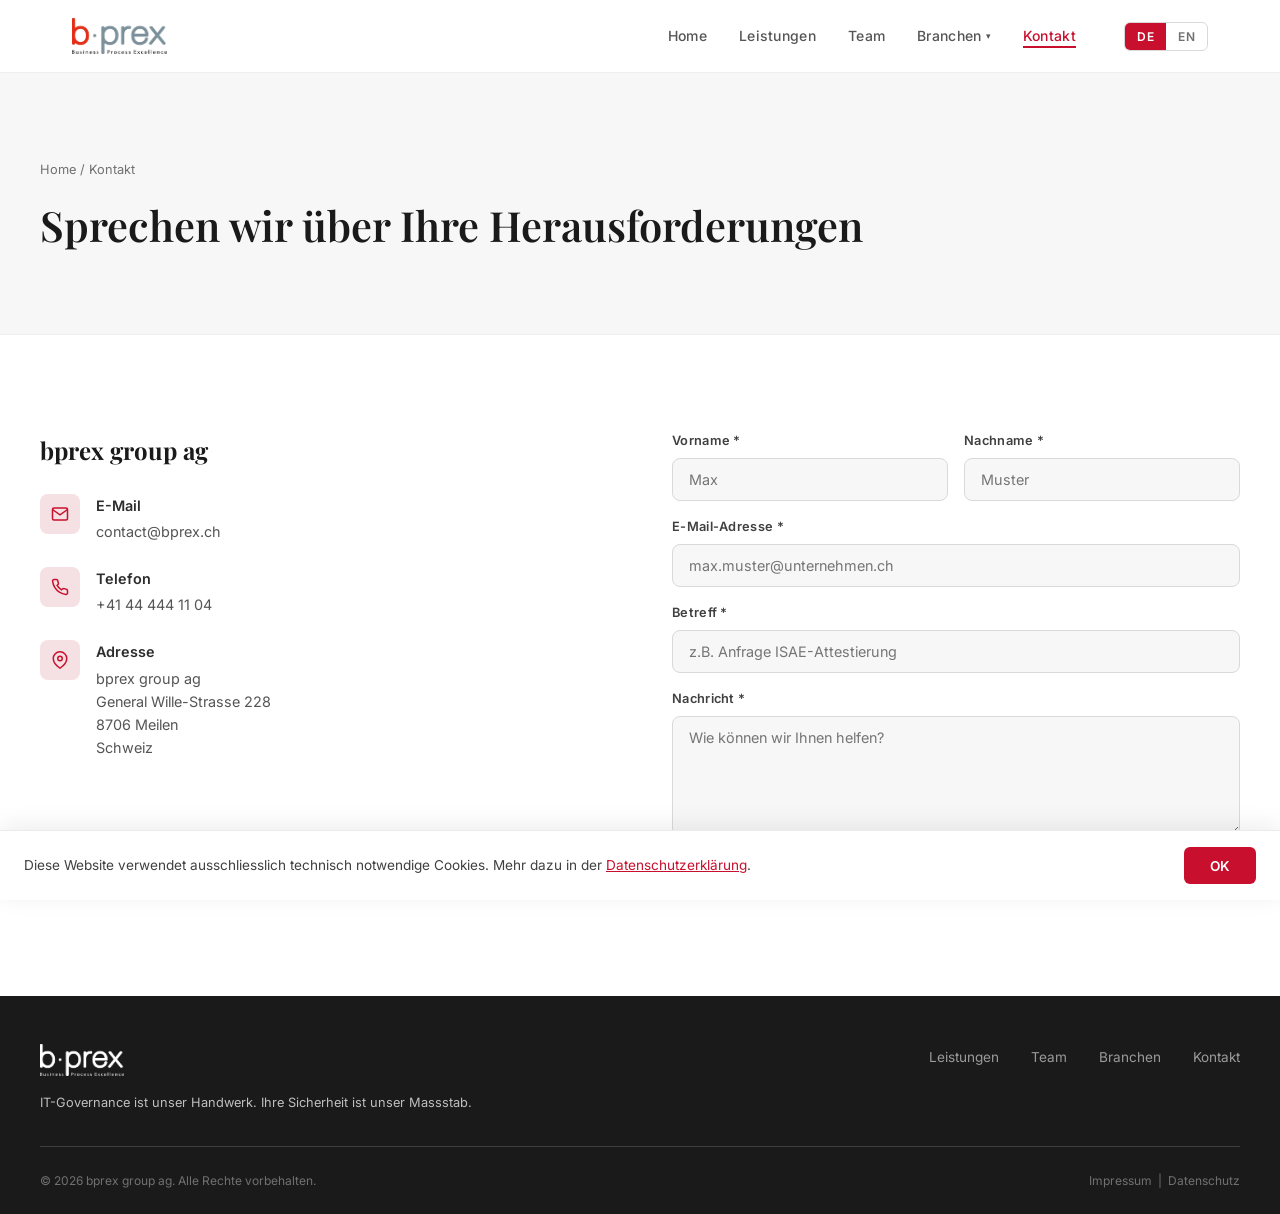
<file: kontakt.html>
<!DOCTYPE html>
<html lang="de">
<head>
  <meta charset="UTF-8">
  <meta name="viewport" content="width=device-width, initial-scale=1.0">
  <meta name="description" content="Kontaktieren Sie die bprex group ag — sprechen wir über Ihre Herausforderungen in IT-Governance, Risikomanagement und Attestierungen.">
  <title>Kontakt — b·prex group ag</title>
  <link rel="icon" href="favicon.ico" type="image/x-icon">
  <link rel="apple-touch-icon" href="apple-touch-icon.png">
  <link rel="canonical" href="https://bprex.ch/kontakt.html">
  <meta name="robots" content="index, follow">
  <meta property="og:type" content="website">
  <meta property="og:title" content="Kontakt — b·prex group ag">
  <meta property="og:description" content="Sprechen wir über Ihre Herausforderungen.">
  <meta property="og:url" content="https://bprex.ch/kontakt.html">
  <meta property="og:image" content="https://bprex.ch/LOGO.png">
  <meta property="og:locale" content="de_CH">
  <meta property="og:site_name" content="bprex group ag">
  <link rel="preconnect" href="https://fonts.googleapis.com">
  <link href="https://fonts.googleapis.com/css2?family=Inter:wght@300;400;500;600;700&family=Playfair+Display:wght@500;600;700&display=swap" rel="stylesheet">
  <link rel="stylesheet" href="style.css">
</head>
<body>

  <!-- ═══ NAVIGATION ═══ -->
  <nav id="navbar">
    <div class="nav-inner">
      <a href="index.html" class="nav-logo">
        <img src="LOGO.png" alt="b·prex – Business Process Excellence" style="height: 36px; width: auto;">
      </a>
      <ul class="nav-links" id="navLinks">
        <li><a href="index.html" data-de="Home" data-en="Home">Home</a></li>
        <li><a href="leistungen.html" data-de="Leistungen" data-en="Services">Leistungen</a></li>
        <li><a href="team.html" data-de="Team" data-en="Team">Team</a></li>
        <li class="nav-dropdown">
          <a href="branchen.html" class="nav-dropdown-toggle" data-de="Branchen" data-en="Industries">
            <span>Branchen</span><span class="nav-dropdown-caret">▾</span>
          </a>
          <ul class="dropdown-menu">
            <li><a href="branchen-verwaltung.html" data-de="Öffentliche Verwaltung" data-en="Public Administration">Öffentliche Verwaltung</a></li>
            <li><a href="branchen-gesundheitswesen.html" data-de="Gesundheitswesen" data-en="Healthcare">Gesundheitswesen</a></li>
            <li><a href="branchen-energieversorger.html" data-de="Energieversorgung" data-en="Energy Providers">Energieversorgung</a></li>
          </ul>
        </li>
        <li><a href="kontakt.html" class="active" data-de="Kontakt" data-en="Contact">Kontakt</a></li>
        <li>
          <div class="lang-switch">
            <button class="active" onclick="switchLang('de')">DE</button>
            <button onclick="switchLang('en')">EN</button>
          </div>
        </li>
      </ul>
      <button class="mobile-menu-btn" onclick="toggleMobileMenu()" aria-label="Menu">
        <span></span><span></span><span></span>
      </button>
    </div>
  </nav>

  <!-- ═══ PAGE HERO ═══ -->
  <section class="page-hero">
    <div class="page-hero-inner">
      <p class="breadcrumb"><a href="index.html" data-de="Home" data-en="Home">Home</a> / <span data-de="Kontakt" data-en="Contact">Kontakt</span></p>
      <h1 class="page-title" data-de="Sprechen wir über Ihre Herausforderungen" data-en="Let's discuss your challenges">Sprechen wir über Ihre Herausforderungen</h1>
    </div>
  </section>

  <!-- ═══ KONTAKT ═══ -->
  <section class="kontakt" id="kontakt">
    <div class="section-inner">
      <div class="kontakt-grid reveal">
        <div class="kontakt-info">
          <h3 data-de="bprex group ag" data-en="bprex group ag">bprex group ag</h3>

          <div class="kontakt-detail">
            <div class="kontakt-detail-icon">
              <svg viewBox="0 0 24 24" fill="none" stroke="currentColor" stroke-width="2"><path d="M4 4h16c1.1 0 2 .9 2 2v12c0 1.1-.9 2-2 2H4c-1.1 0-2-.9-2-2V6c0-1.1.9-2 2-2z"/><path d="M22 6l-10 7L2 6"/></svg>
            </div>
            <div class="kontakt-detail-text">
              <strong>E-Mail</strong>
              contact@bprex.ch
            </div>
          </div>

          <div class="kontakt-detail">
            <div class="kontakt-detail-icon">
              <svg viewBox="0 0 24 24" fill="none" stroke="currentColor" stroke-width="2"><path d="M22 16.92v3a2 2 0 01-2.18 2 19.79 19.79 0 01-8.63-3.07 19.5 19.5 0 01-6-6 19.79 19.79 0 01-3.07-8.67A2 2 0 014.11 2h3a2 2 0 012 1.72 12.84 12.84 0 00.7 2.81 2 2 0 01-.45 2.11L8.09 9.91a16 16 0 006 6l1.27-1.27a2 2 0 012.11-.45 12.84 12.84 0 002.81.7A2 2 0 0122 16.92z"/></svg>
            </div>
            <div class="kontakt-detail-text">
              <strong data-de="Telefon" data-en="Phone">Telefon</strong>
              +41 44 444 11 04
            </div>
          </div>

          <div class="kontakt-detail">
            <div class="kontakt-detail-icon">
              <svg viewBox="0 0 24 24" fill="none" stroke="currentColor" stroke-width="2"><path d="M21 10c0 7-9 13-9 13s-9-6-9-13a9 9 0 0118 0z"/><circle cx="12" cy="10" r="3"/></svg>
            </div>
            <div class="kontakt-detail-text">
              <strong data-de="Adresse" data-en="Address">Adresse</strong>
              <span>bprex group ag</span><br>
              <span>General Wille-Strasse 228</span><br>
              <span>8706 Meilen</span><br>
              <span data-de="Schweiz" data-en="Switzerland">Schweiz</span>
            </div>
          </div>
        </div>

        <form class="kontakt-form" id="kontaktForm">
          <div class="form-row">
            <div class="form-group">
              <label for="vorname" data-de="Vorname *" data-en="First name *">Vorname *</label>
              <input type="text" name="vorname" id="vorname" placeholder="Max" required>
            </div>
            <div class="form-group">
              <label for="nachname" data-de="Nachname *" data-en="Last name *">Nachname *</label>
              <input type="text" name="nachname" id="nachname" placeholder="Muster" required>
            </div>
          </div>
          <div class="form-group">
            <label for="email" data-de="E-Mail-Adresse *" data-en="Email address *">E-Mail-Adresse *</label>
            <input type="email" name="email" id="email" placeholder="max.muster@unternehmen.ch" required>
          </div>
          <div class="form-group">
            <label for="betreff" data-de="Betreff *" data-en="Subject *">Betreff *</label>
            <input type="text" name="betreff" id="betreff" data-placeholder-de="z.B. Anfrage ISAE-Attestierung" data-placeholder-en="e.g. ISAE attestation inquiry" placeholder="z.B. Anfrage ISAE-Attestierung" required>
          </div>
          <div class="form-group">
            <label for="nachricht" data-de="Nachricht *" data-en="Message *">Nachricht *</label>
            <textarea name="nachricht" id="nachricht" data-placeholder-de="Wie können wir Ihnen helfen?" data-placeholder-en="How can we help you?" placeholder="Wie können wir Ihnen helfen?" required></textarea>
          </div>
          <!-- Honeypot — hidden from real users -->
          <div style="position:absolute;left:-9999px;" aria-hidden="true">
            <input type="text" name="website" tabindex="-1" autocomplete="off">
          </div>
          <button type="submit" class="btn-primary" style="align-self: flex-start;" data-de="Senden" data-en="Send">
            <span>Senden</span>
            <svg viewBox="0 0 24 24" fill="none" stroke="currentColor" stroke-width="2"><path d="M22 2L11 13M22 2l-7 20-4-9-9-4 20-7z"/></svg>
          </button>
          <div class="form-feedback"></div>
        </form>
      </div>
    </div>
  </section>

  <!-- ═══ FOOTER ═══ -->
  <footer>
    <div class="footer-inner">
      <div class="footer-top">
        <div>
          <div class="footer-logo">
            <img src="LOGO.png" alt="b·prex" style="height: 32px; width: auto; filter: brightness(0) invert(1);">
          </div>
          <p class="footer-tagline" data-de="IT-Governance ist unser Handwerk. Ihre Sicherheit ist unser Massstab." data-en="IT governance is our craft. Your security is our benchmark.">IT-Governance ist unser Handwerk. Ihre Sicherheit ist unser Massstab.</p>
        </div>
        <ul class="footer-links">
          <li><a href="leistungen.html" data-de="Leistungen" data-en="Services">Leistungen</a></li>
          <li><a href="team.html" data-de="Team" data-en="Team">Team</a></li>
          <li><a href="branchen.html" data-de="Branchen" data-en="Industries">Branchen</a></li>
          <li><a href="kontakt.html" data-de="Kontakt" data-en="Contact">Kontakt</a></li>
        </ul>
      </div>
      <div class="footer-bottom">
        <span>&copy; 2026 bprex group ag. <span data-de="Alle Rechte vorbehalten." data-en="All rights reserved.">Alle Rechte vorbehalten.</span></span>
        <span>
          <a href="impressum.html" style="color:var(--grey-500);text-decoration:none;" data-de="Impressum" data-en="Legal Notice">Impressum</a> &nbsp;|&nbsp;
          <a href="datenschutz.html" style="color:var(--grey-500);text-decoration:none;" data-de="Datenschutz" data-en="Privacy Policy">Datenschutz</a>
        </span>
      </div>
    </div>
  </footer>

  <!-- ═══ COOKIE BANNER ═══ -->
  <div id="cookieBanner" class="cookie-banner" hidden>
    <p data-de="Diese Website verwendet ausschliesslich technisch notwendige Cookies. Mehr dazu in der <a href='datenschutz.html'>Datenschutzerklärung</a>."
       data-en="This website only uses technically necessary cookies. Learn more in our <a href='datenschutz.html'>privacy policy</a>."
      >
      Diese Website verwendet ausschliesslich technisch notwendige Cookies. Mehr dazu in der <a href="datenschutz.html">Datenschutzerklärung</a>.
    </p>
    <button type="button" id="cookieAccept">OK</button>
  </div>

  <script src="main.js"></script>
</body>
</html>
</file>
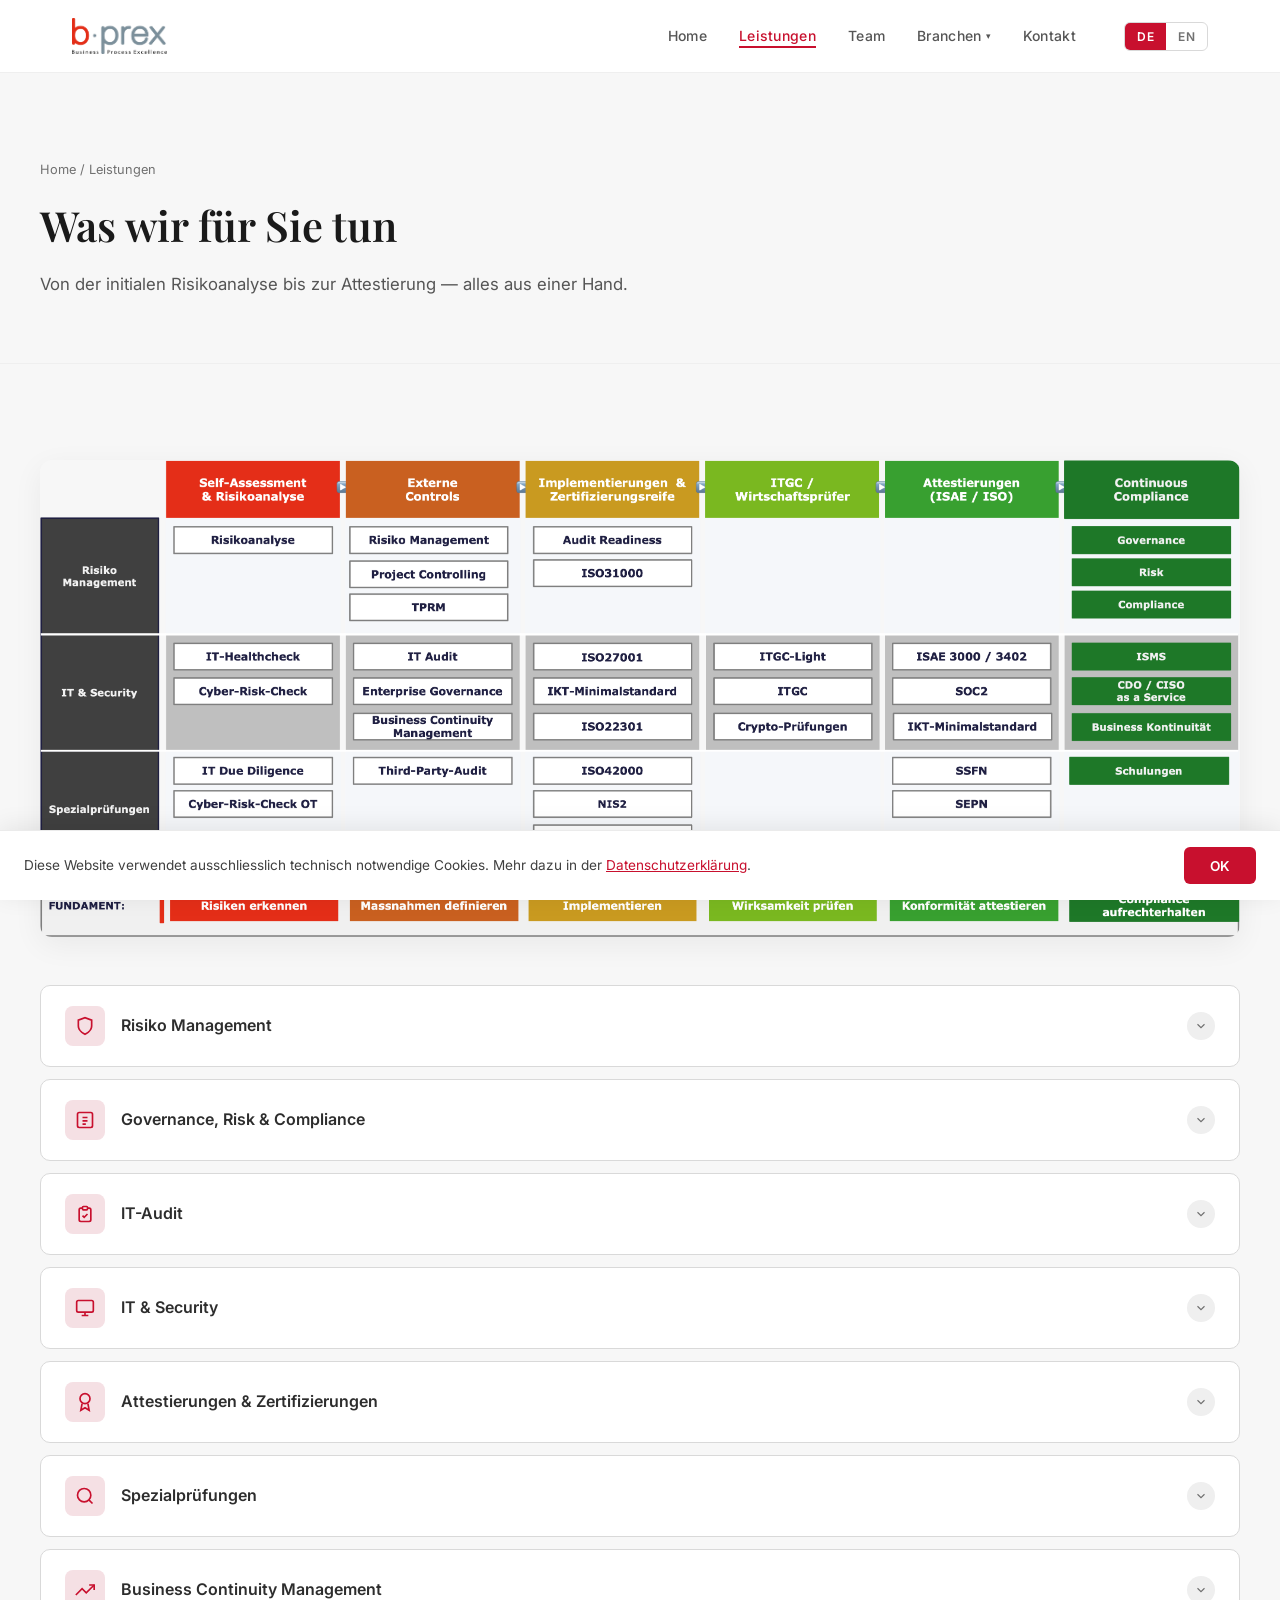
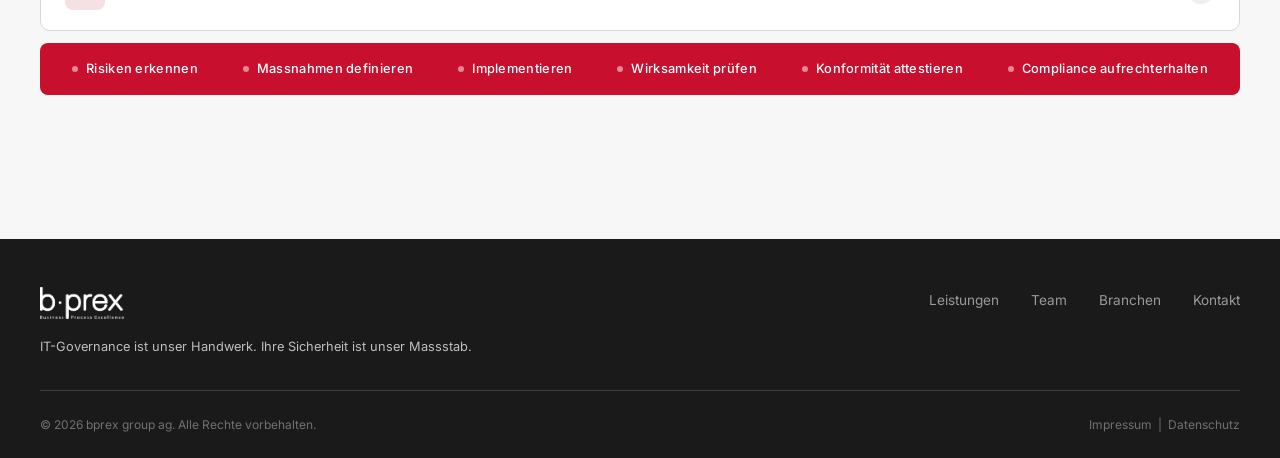
<file: leistungen.html>
<!DOCTYPE html>
<html lang="de">
<head>
  <meta charset="UTF-8">
  <meta name="viewport" content="width=device-width, initial-scale=1.0">
  <meta name="description" content="Leistungen der bprex group ag: Risiko Management, Governance Risk & Compliance, IT-Audit, IT & Security, Attestierungen & Zertifizierungen, Spezialprüfungen, Business Continuity Management.">
  <title>Leistungen — b·prex group ag</title>
  <link rel="icon" href="favicon.ico" type="image/x-icon">
  <link rel="apple-touch-icon" href="apple-touch-icon.png">
  <link rel="canonical" href="https://bprex.ch/leistungen.html">
  <meta name="robots" content="index, follow">
  <meta property="og:type" content="website">
  <meta property="og:title" content="Leistungen — b·prex group ag">
  <meta property="og:description" content="Risiko Management, IT-Audit, IT & Security, Attestierungen und mehr — alles aus einer Hand.">
  <meta property="og:url" content="https://bprex.ch/leistungen.html">
  <meta property="og:image" content="https://bprex.ch/LOGO.png">
  <meta property="og:locale" content="de_CH">
  <meta property="og:site_name" content="bprex group ag">
  <link rel="preconnect" href="https://fonts.googleapis.com">
  <link href="https://fonts.googleapis.com/css2?family=Inter:wght@300;400;500;600;700&family=Playfair+Display:wght@500;600;700&display=swap" rel="stylesheet">
  <link rel="stylesheet" href="style.css">
</head>
<body>

  <!-- ═══ NAVIGATION ═══ -->
  <nav id="navbar">
    <div class="nav-inner">
      <a href="index.html" class="nav-logo">
        <img src="LOGO.png" alt="b·prex – Business Process Excellence" style="height: 36px; width: auto;">
      </a>
      <ul class="nav-links" id="navLinks">
        <li><a href="index.html" data-de="Home" data-en="Home">Home</a></li>
        <li><a href="leistungen.html" class="active" data-de="Leistungen" data-en="Services">Leistungen</a></li>
        <li><a href="team.html" data-de="Team" data-en="Team">Team</a></li>
        <li class="nav-dropdown">
          <a href="branchen.html" class="nav-dropdown-toggle" data-de="Branchen" data-en="Industries">
            <span>Branchen</span><span class="nav-dropdown-caret">▾</span>
          </a>
          <ul class="dropdown-menu">
            <li><a href="branchen-verwaltung.html" data-de="Öffentliche Verwaltung" data-en="Public Administration">Öffentliche Verwaltung</a></li>
            <li><a href="branchen-gesundheitswesen.html" data-de="Gesundheitswesen" data-en="Healthcare">Gesundheitswesen</a></li>
            <li><a href="branchen-energieversorger.html" data-de="Energieversorgung" data-en="Energy Providers">Energieversorgung</a></li>
          </ul>
        </li>
        <li><a href="kontakt.html" data-de="Kontakt" data-en="Contact">Kontakt</a></li>
        <li>
          <div class="lang-switch">
            <button class="active" onclick="switchLang('de')">DE</button>
            <button onclick="switchLang('en')">EN</button>
          </div>
        </li>
      </ul>
      <button class="mobile-menu-btn" onclick="toggleMobileMenu()" aria-label="Menu">
        <span></span><span></span><span></span>
      </button>
    </div>
  </nav>

  <!-- ═══ PAGE HERO ═══ -->
  <section class="page-hero">
    <div class="page-hero-inner">
      <p class="breadcrumb"><a href="index.html" data-de="Home" data-en="Home">Home</a> / <span data-de="Leistungen" data-en="Services">Leistungen</span></p>
      <h1 class="page-title" data-de="Was wir für Sie tun" data-en="What we do for you">Was wir für Sie tun</h1>
      <p class="page-subtitle" data-de="Von der initialen Risikoanalyse bis zur Attestierung — alles aus einer Hand." data-en="From initial risk assessment to attestation — everything from a single source.">
        Von der initialen Risikoanalyse bis zur Attestierung — alles aus einer Hand.
      </p>
    </div>
  </section>

  <!-- ═══ SERVICES ═══ -->
  <section class="services" id="services">
    <div class="section-inner">
      <div class="portfolio-wrap reveal">
        <img src="Portfolio.png" alt="Portfolio-Übersicht: Risiko Management, IT &amp; Security und Spezialprüfungen von Self-Assessment bis Continuous Compliance">
      </div>

      <!-- Accordion -->
      <div class="accordion reveal">
        <!-- Risiko Management -->
        <div class="accordion-item">
          <div class="accordion-header" onclick="toggleAccordion(this)">
            <div class="accordion-header-left">
              <div class="accordion-icon">
                <svg viewBox="0 0 24 24" fill="none" stroke="currentColor" stroke-width="2" width="20" height="20"><path d="M12 22s8-4 8-10V5l-8-3-8 3v7c0 6 8 10 8 10z"/></svg>
              </div>
              <span class="accordion-title" data-de="Risiko Management" data-en="Risk Management">Risiko Management</span>
            </div>
            <div class="accordion-toggle">
              <svg viewBox="0 0 24 24" fill="none" stroke="currentColor" stroke-width="2"><path d="M6 9l6 6 6-6"/></svg>
            </div>
          </div>
          <div class="accordion-body">
            <div class="accordion-body-inner">
              <p data-de="Wir unterstützen Sie bei der systematischen Identifikation, Bewertung und Steuerung von IT-Risiken. Von der initialen Standortbestimmung über die Definition geeigneter Massnahmen bis zum laufenden Risikomanagement nach ISO 31000 — wir schaffen Transparenz über Ihre Risikolandschaft und befähigen Ihre Organisation, fundierte Entscheidungen zu treffen. Unsere Pakete:" data-en="We support you in the systematic identification, assessment and management of IT risks. From the initial assessment through defining appropriate measures to ongoing risk management according to ISO 31000 — we create transparency across your risk landscape and enable your organization to make informed decisions. Our packages:">
                Wir unterstützen Sie bei der systematischen Identifikation, Bewertung und Steuerung von IT-Risiken. Von der initialen Standortbestimmung über die Definition geeigneter Massnahmen bis zum laufenden Risikomanagement nach ISO 31000 — wir schaffen Transparenz über Ihre Risikolandschaft und befähigen Ihre Organisation, fundierte Entscheidungen zu treffen. Unsere Pakete:
              </p>
              <div class="service-chips">
                <span class="service-chip" data-de="Risikoanalyse" data-en="Risk Analysis">Risikoanalyse</span>
                <span class="service-chip" data-de="Risiko Management" data-en="Risk Management">Risiko Management</span>
                <span class="service-chip" data-de="ISO 31000" data-en="ISO 31000">ISO 31000</span>
                <span class="service-chip" data-de="Audit Readiness" data-en="Audit Readiness">Audit Readiness</span>
              </div>
            </div>
          </div>
        </div>

        <!-- Governance, Risk & Compliance -->
        <div class="accordion-item">
          <div class="accordion-header" onclick="toggleAccordion(this)">
            <div class="accordion-header-left">
              <div class="accordion-icon">
                <svg viewBox="0 0 24 24" fill="none" stroke="currentColor" stroke-width="2" width="20" height="20"><rect x="3" y="3" width="18" height="18" rx="2"/><path d="M9 9h6M9 13h6M9 17h4"/></svg>
              </div>
              <span class="accordion-title" data-de="Governance, Risk &amp; Compliance" data-en="Governance, Risk &amp; Compliance">Governance, Risk & Compliance</span>
            </div>
            <div class="accordion-toggle">
              <svg viewBox="0 0 24 24" fill="none" stroke="currentColor" stroke-width="2"><path d="M6 9l6 6 6-6"/></svg>
            </div>
          </div>
          <div class="accordion-body">
            <div class="accordion-body-inner">
              <p data-de="Effektive Governance beginnt mit klaren Strukturen und definierten Verantwortlichkeiten. Wir unterstützen Sie beim Aufbau und der Optimierung Ihrer Governance-Frameworks, beim Project Controlling und bei der Einhaltung regulatorischer Anforderungen. Ob Third-Party Risk Management oder Enterprise Governance — unsere Lösungen sind massgeschneidert auf Ihre Organisation. Unsere Pakete:" data-en="Effective governance starts with clear structures and defined responsibilities. We support you in building and optimizing your governance frameworks, project controlling, and regulatory compliance. Whether third-party risk management or enterprise governance — our solutions are tailored to your organization. Our packages:">
                Effektive Governance beginnt mit klaren Strukturen und definierten Verantwortlichkeiten. Wir unterstützen Sie beim Aufbau und der Optimierung Ihrer Governance-Frameworks, beim Project Controlling und bei der Einhaltung regulatorischer Anforderungen. Ob Third-Party Risk Management oder Enterprise Governance — unsere Lösungen sind massgeschneidert auf Ihre Organisation. Unsere Pakete:
              </p>
              <div class="service-chips">
                <span class="service-chip" data-de="Project Controlling" data-en="Project Controlling">Project Controlling</span>
                <span class="service-chip" data-de="Compliance" data-en="Compliance">Compliance</span>
                <span class="service-chip" data-de="TPRM" data-en="TPRM">TPRM</span>
                <span class="service-chip" data-de="Enterprise Governance" data-en="Enterprise Governance">Enterprise Governance</span>
              </div>
            </div>
          </div>
        </div>

        <!-- IT-Audit -->
        <div class="accordion-item">
          <div class="accordion-header" onclick="toggleAccordion(this)">
            <div class="accordion-header-left">
              <div class="accordion-icon">
                <svg viewBox="0 0 24 24" fill="none" stroke="currentColor" stroke-width="2" width="20" height="20"><path d="M9 5H7a2 2 0 00-2 2v12a2 2 0 002 2h10a2 2 0 002-2V7a2 2 0 00-2-2h-2"/><rect x="9" y="3" width="6" height="4" rx="1"/><path d="M9 14l2 2 4-4"/></svg>
              </div>
              <span class="accordion-title" data-de="IT-Audit" data-en="IT Audit">IT-Audit</span>
            </div>
            <div class="accordion-toggle">
              <svg viewBox="0 0 24 24" fill="none" stroke="currentColor" stroke-width="2"><path d="M6 9l6 6 6-6"/></svg>
            </div>
          </div>
          <div class="accordion-body">
            <div class="accordion-body-inner">
              <p data-de="Unsere IT-Audit-Leistungen decken das gesamte Spektrum der IT-Prüfung ab — von schlanken ITGC-Light-Assessments für KMU über vollständige ITGC-Prüfungen bis hin zu umfassenden IT-Audits nach anerkannten Standards. Der IT-Healthcheck liefert Ihnen eine schnelle Standortbestimmung Ihrer IT-Landschaft. Unsere Pakete:" data-en="Our IT audit services cover the full spectrum of IT assurance — from lean ITGC-Light assessments for SMEs through comprehensive ITGC audits to full-scope IT audits based on recognized standards. The IT health check provides a rapid baseline assessment of your IT landscape. Our packages:">
                Unsere IT-Audit-Leistungen decken das gesamte Spektrum der IT-Prüfung ab — von schlanken ITGC-Light-Assessments für KMU über vollständige ITGC-Prüfungen bis hin zu umfassenden IT-Audits nach anerkannten Standards. Der IT-Healthcheck liefert Ihnen eine schnelle Standortbestimmung Ihrer IT-Landschaft. Unsere Pakete:
              </p>
              <div class="service-chips">
                <span class="service-chip" data-de="ITGC" data-en="ITGC">ITGC</span>
                <span class="service-chip" data-de="ITGC-Light" data-en="ITGC-Light">ITGC-Light</span>
                <span class="service-chip" data-de="IT-Healthcheck" data-en="IT Health Check">IT-Healthcheck</span>
                <span class="service-chip" data-de="IT-Audit" data-en="IT Audit">IT-Audit</span>
              </div>
            </div>
          </div>
        </div>

        <!-- IT & Security -->
        <div class="accordion-item">
          <div class="accordion-header" onclick="toggleAccordion(this)">
            <div class="accordion-header-left">
              <div class="accordion-icon">
                <svg viewBox="0 0 24 24" fill="none" stroke="currentColor" stroke-width="2" width="20" height="20"><rect x="2" y="3" width="20" height="14" rx="2"/><path d="M8 21h8M12 17v4"/></svg>
              </div>
              <span class="accordion-title" data-de="IT &amp; Security" data-en="IT &amp; Security">IT & Security</span>
            </div>
            <div class="accordion-toggle">
              <svg viewBox="0 0 24 24" fill="none" stroke="currentColor" stroke-width="2"><path d="M6 9l6 6 6-6"/></svg>
            </div>
          </div>
          <div class="accordion-body">
            <div class="accordion-body-inner">
              <p data-de="Ihre IT-Infrastruktur ist das Rückgrat Ihres Unternehmens — und verdient eine gründliche Prüfung. Wir bieten umfassende Sicherheitsbewertungen und -implementierungen: vom IT-Healthcheck als Standortbestimmung über den Aufbau eines Informationssicherheits-Managementsystems (ISMS) nach ISO 27001 bis hin zu spezialisierten Cyber-Risk-Checks und OT-Security-Assessments. Auf Wunsch stellen wir Ihnen einen CDO oder CISO as a Service zur Verfügung. Unsere Pakete:" data-en="Your IT infrastructure is the backbone of your business — and deserves a thorough review. We offer comprehensive security assessments and implementations: from IT health checks as a baseline assessment to building an information security management system (ISMS) according to ISO 27001, through to specialized cyber risk checks and OT security assessments. On request, we provide you with a CDO or CISO as a Service. Our packages:">
                Ihre IT-Infrastruktur ist das Rückgrat Ihres Unternehmens — und verdient eine gründliche Prüfung. Wir bieten umfassende Sicherheitsbewertungen und -implementierungen: vom IT-Healthcheck als Standortbestimmung über den Aufbau eines Informationssicherheits-Managementsystems (ISMS) nach ISO 27001 bis hin zu spezialisierten Cyber-Risk-Checks und OT-Security-Assessments. Auf Wunsch stellen wir Ihnen einen CDO oder CISO as a Service zur Verfügung. Unsere Pakete:
              </p>
              <div class="service-chips">
                <span class="service-chip" data-de="IT-Healthcheck" data-en="IT Health Check">IT-Healthcheck</span>
                <span class="service-chip" data-de="IT-Audit" data-en="IT Audit">IT-Audit</span>
                <span class="service-chip" data-de="Cyber-Risk-Check" data-en="Cyber Risk Check">Cyber-Risk-Check</span>
                <span class="service-chip" data-de="ISMS / ISO 27001" data-en="ISMS / ISO 27001">ISMS / ISO 27001</span>
                <span class="service-chip" data-de="OT-Security" data-en="OT Security">OT-Security</span>
                <span class="service-chip" data-de="CDO / CISO as a Service" data-en="CDO / CISO as a Service">CDO / CISO as a Service</span>
              </div>
            </div>
          </div>
        </div>

        <!-- Attestierungen & Zertifizierungen -->
        <div class="accordion-item">
          <div class="accordion-header" onclick="toggleAccordion(this)">
            <div class="accordion-header-left">
              <div class="accordion-icon">
                <svg viewBox="0 0 24 24" fill="none" stroke="currentColor" stroke-width="2" width="20" height="20"><circle cx="12" cy="8" r="6"/><path d="M8.5 14L7 22l5-3 5 3-1.5-8"/></svg>
              </div>
              <span class="accordion-title" data-de="Attestierungen &amp; Zertifizierungen" data-en="Attestations &amp; Certifications">Attestierungen & Zertifizierungen</span>
            </div>
            <div class="accordion-toggle">
              <svg viewBox="0 0 24 24" fill="none" stroke="currentColor" stroke-width="2"><path d="M6 9l6 6 6-6"/></svg>
            </div>
          </div>
          <div class="accordion-body">
            <div class="accordion-body-inner">
              <p data-de="Attestierungen und Zertifizierungen schaffen Vertrauen bei Kunden, Partnern und Regulatoren. Wir begleiten Sie durch den gesamten Prozess — von der Gap-Analyse und der Vorbereitung über die Implementierung der erforderlichen Kontrollen bis zum erfolgreichen Abschluss. Ob ISAE 3402, SOC 2, ISO-Zertifizierungen oder SCION- und Blockchain-Attestierungen: Wir sorgen dafür, dass Sie audit-ready sind. Unsere Pakete:" data-en="Attestations and certifications build trust with clients, partners and regulators. We guide you through the entire process — from gap analysis and preparation through implementing the required controls to successful completion. Whether ISAE 3402, SOC 2, ISO certifications or SCION and blockchain attestations: we ensure you are audit-ready. Our packages:">
                Attestierungen und Zertifizierungen schaffen Vertrauen bei Kunden, Partnern und Regulatoren. Wir begleiten Sie durch den gesamten Prozess — von der Gap-Analyse und der Vorbereitung über die Implementierung der erforderlichen Kontrollen bis zum erfolgreichen Abschluss. Ob ISAE 3402, SOC 2, ISO-Zertifizierungen oder SCION- und Blockchain-Attestierungen: Wir sorgen dafür, dass Sie audit-ready sind. Unsere Pakete:
              </p>
              <div class="service-chips">
                <span class="service-chip" data-de="ISAE 3000 / 3402" data-en="ISAE 3000 / 3402">ISAE 3000 / 3402</span>
                <span class="service-chip" data-de="SOC 2" data-en="SOC 2">SOC 2</span>
                <span class="service-chip" data-de="ISO 27001" data-en="ISO 27001">ISO 27001</span>
                <span class="service-chip" data-de="ISO 22301" data-en="ISO 22301">ISO 22301</span>
                <span class="service-chip" data-de="ISO 42000" data-en="ISO 42000">ISO 42000</span>
                <span class="service-chip" data-de="SCION / Blockchain Attestierungen" data-en="SCION / Blockchain Attestations">SCION / Blockchain Attestierungen</span>
              </div>
            </div>
          </div>
        </div>

        <!-- Spezialprüfungen -->
        <div class="accordion-item">
          <div class="accordion-header" onclick="toggleAccordion(this)">
            <div class="accordion-header-left">
              <div class="accordion-icon">
                <svg viewBox="0 0 24 24" fill="none" stroke="currentColor" stroke-width="2" width="20" height="20"><circle cx="11" cy="11" r="8"/><path d="M21 21l-4.35-4.35"/></svg>
              </div>
              <span class="accordion-title" data-de="Spezialprüfungen" data-en="Special Audits">Spezialprüfungen</span>
            </div>
            <div class="accordion-toggle">
              <svg viewBox="0 0 24 24" fill="none" stroke="currentColor" stroke-width="2"><path d="M6 9l6 6 6-6"/></svg>
            </div>
          </div>
          <div class="accordion-body">
            <div class="accordion-body-inner">
              <p data-de="Nicht jede Prüfung passt in ein Standardformat. Unsere Spezialprüfungen adressieren gezielte Fragestellungen — sei es eine IT Due Diligence im Rahmen einer Transaktion, Crypto-Prüfungen für digitale Assets oder regulatorische Assessments wie NIS2, AI Prüfungen oder IKT-Minimalstandard. Wir passen Scope und Methodik individuell an Ihre Anforderungen an. Unsere Pakete:" data-en="Not every audit fits a standard format. Our special audits address targeted questions — whether an IT due diligence as part of a transaction, crypto audits for digital assets, or regulatory assessments such as NIS2, AI audits or the ICT minimum standard. We tailor scope and methodology individually to your requirements. Our packages:">
                Nicht jede Prüfung passt in ein Standardformat. Unsere Spezialprüfungen adressieren gezielte Fragestellungen — sei es eine IT Due Diligence im Rahmen einer Transaktion, Crypto-Prüfungen für digitale Assets oder regulatorische Assessments wie NIS2, AI Prüfungen oder IKT-Minimalstandard. Wir passen Scope und Methodik individuell an Ihre Anforderungen an. Unsere Pakete:
              </p>
              <div class="service-chips">
                <span class="service-chip" data-de="IT Due Diligence" data-en="IT Due Diligence">IT Due Diligence</span>
                <span class="service-chip" data-de="Third-Party-Audit" data-en="Third-Party Audit">Third-Party-Audit</span>
                <span class="service-chip" data-de="Crypto-Prüfungen" data-en="Crypto Audits">Crypto-Prüfungen</span>
                <span class="service-chip" data-de="IKT-Minimalstandard" data-en="ICT Minimum Standard">IKT-Minimalstandard</span>
                <span class="service-chip" data-de="NIS2 / DORA / CRA" data-en="NIS2 / DORA / CRA">NIS2 / DORA / CRA</span>

                <span class="service-chip" data-de="EU AI Act / ISO 42000" data-en="EU AI Act / ISO 42000">EU AI Act / ISO 42000</span>
              </div>
            </div>
          </div>
        </div>

        <!-- Business Continuity -->
        <div class="accordion-item">
          <div class="accordion-header" onclick="toggleAccordion(this)">
            <div class="accordion-header-left">
              <div class="accordion-icon">
                <svg viewBox="0 0 24 24" fill="none" stroke="currentColor" stroke-width="2" width="20" height="20"><path d="M23 6l-9.5 9.5-5-5L1 18"/><path d="M17 6h6v6"/></svg>
              </div>
              <span class="accordion-title" data-de="Business Continuity Management" data-en="Business Continuity Management">Business Continuity Management</span>
            </div>
            <div class="accordion-toggle">
              <svg viewBox="0 0 24 24" fill="none" stroke="currentColor" stroke-width="2"><path d="M6 9l6 6 6-6"/></svg>
            </div>
          </div>
          <div class="accordion-body">
            <div class="accordion-body-inner">
              <p data-de="Ausfälle können jedes Unternehmen treffen — entscheidend ist, wie gut Sie darauf vorbereitet sind. Wir unterstützen Sie beim Aufbau eines robusten Business Continuity Managements: von der Analyse kritischer Geschäftsprozesse über die Entwicklung von Notfall- und Krisenplänen bis zur Zertifizierung nach ISO 22301. So stellen Sie sicher, dass Ihr Unternehmen auch im Ernstfall handlungsfähig bleibt. Unsere Pakete:" data-en="Disruptions can affect any organization — what matters is how well you are prepared. We support you in building a robust business continuity management system: from analyzing critical business processes through developing emergency and crisis plans to ISO 22301 certification. This ensures your organization remains operational even in emergencies. Our packages:">
                Ausfälle können jedes Unternehmen treffen — entscheidend ist, wie gut Sie darauf vorbereitet sind. Wir unterstützen Sie beim Aufbau eines robusten Business Continuity Managements: von der Analyse kritischer Geschäftsprozesse über die Entwicklung von Notfall- und Krisenplänen bis zur Zertifizierung nach ISO 22301. So stellen Sie sicher, dass Ihr Unternehmen auch im Ernstfall handlungsfähig bleibt. Unsere Pakete:
              </p>
              <div class="service-chips">
                <span class="service-chip" data-de="BCM-Analyse" data-en="BCM Analysis">BCM-Analyse</span>
                <span class="service-chip" data-de="ISO 22301" data-en="ISO 22301">ISO 22301</span>
                <span class="service-chip" data-de="Notfallplanung" data-en="Emergency Planning">Notfallplanung</span>
                <span class="service-chip" data-de="Krisenmanagement" data-en="Crisis Management">Krisenmanagement</span>
              </div>
            </div>
          </div>
        </div>
      </div>

      <!-- Fundament bar -->
      <div class="fundament-bar reveal">
        <span data-de="Risiken erkennen" data-en="Identify risks">Risiken erkennen</span>
        <span data-de="Massnahmen definieren" data-en="Define measures">Massnahmen definieren</span>
        <span data-de="Implementieren" data-en="Implement">Implementieren</span>
        <span data-de="Wirksamkeit prüfen" data-en="Verify effectiveness">Wirksamkeit prüfen</span>
        <span data-de="Konformität attestieren" data-en="Attest conformity">Konformität attestieren</span>
        <span data-de="Compliance aufrechterhalten" data-en="Maintain compliance">Compliance aufrechterhalten</span>
      </div>
    </div>
  </section>

  <!-- ═══ FOOTER ═══ -->
  <footer>
    <div class="footer-inner">
      <div class="footer-top">
        <div>
          <div class="footer-logo">
            <img src="LOGO.png" alt="b·prex" style="height: 32px; width: auto; filter: brightness(0) invert(1);">
          </div>
          <p class="footer-tagline" data-de="IT-Governance ist unser Handwerk. Ihre Sicherheit ist unser Massstab." data-en="IT governance is our craft. Your security is our benchmark.">IT-Governance ist unser Handwerk. Ihre Sicherheit ist unser Massstab.</p>
        </div>
        <ul class="footer-links">
          <li><a href="leistungen.html" data-de="Leistungen" data-en="Services">Leistungen</a></li>
          <li><a href="team.html" data-de="Team" data-en="Team">Team</a></li>
          <li><a href="branchen.html" data-de="Branchen" data-en="Industries">Branchen</a></li>
          <li><a href="kontakt.html" data-de="Kontakt" data-en="Contact">Kontakt</a></li>
        </ul>
      </div>
      <div class="footer-bottom">
        <span>&copy; 2026 bprex group ag. <span data-de="Alle Rechte vorbehalten." data-en="All rights reserved.">Alle Rechte vorbehalten.</span></span>
        <span>
          <a href="impressum.html" style="color:var(--grey-500);text-decoration:none;" data-de="Impressum" data-en="Legal Notice">Impressum</a> &nbsp;|&nbsp;
          <a href="datenschutz.html" style="color:var(--grey-500);text-decoration:none;" data-de="Datenschutz" data-en="Privacy Policy">Datenschutz</a>
        </span>
      </div>
    </div>
  </footer>

  <!-- ═══ COOKIE BANNER ═══ -->
  <div id="cookieBanner" class="cookie-banner" hidden>
    <p data-de="Diese Website verwendet ausschliesslich technisch notwendige Cookies. Mehr dazu in der <a href='datenschutz.html'>Datenschutzerklärung</a>."
       data-en="This website only uses technically necessary cookies. Learn more in our <a href='datenschutz.html'>privacy policy</a>."
      >
      Diese Website verwendet ausschliesslich technisch notwendige Cookies. Mehr dazu in der <a href="datenschutz.html">Datenschutzerklärung</a>.
    </p>
    <button type="button" id="cookieAccept">OK</button>
  </div>

  <script src="main.js"></script>
</body>
</html>
</file>
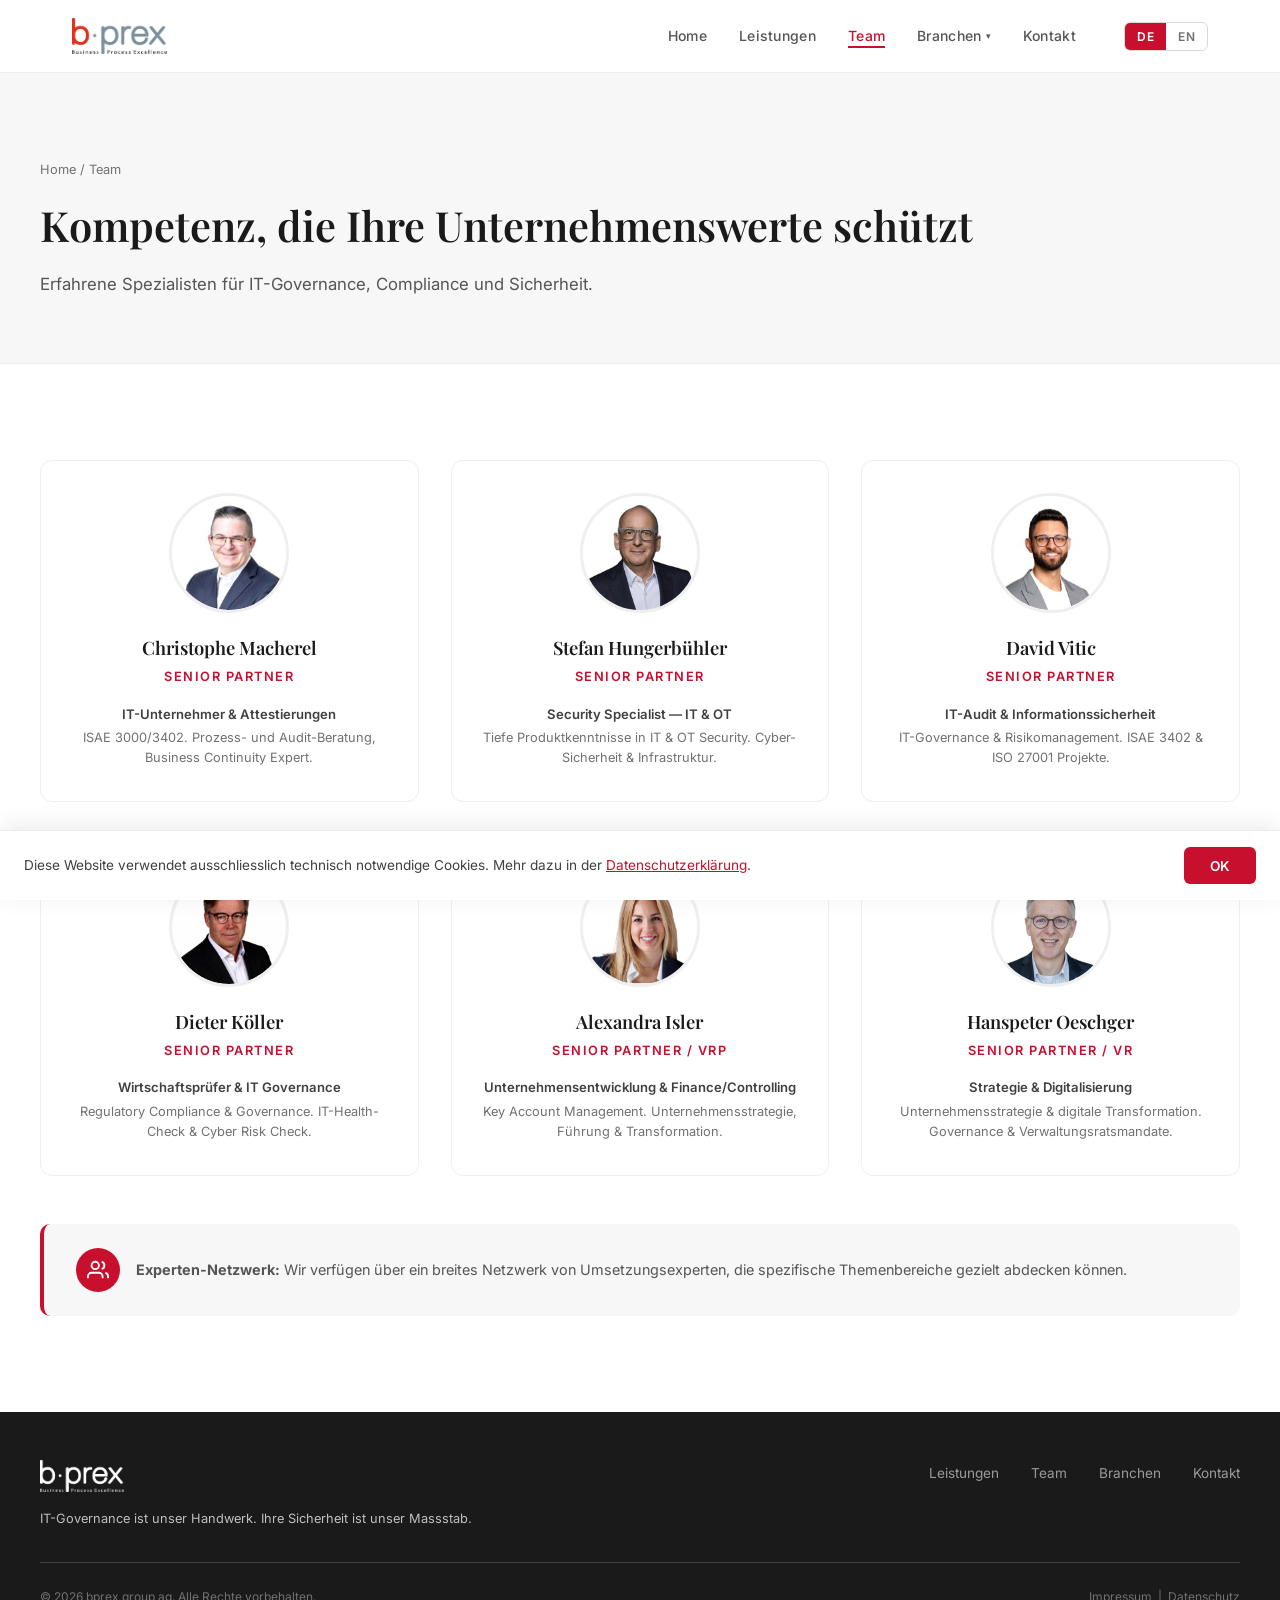
<file: team.html>
<!DOCTYPE html>
<html lang="de">
<head>
  <meta charset="UTF-8">
  <meta name="viewport" content="width=device-width, initial-scale=1.0">
  <meta name="description" content="Das Führungsteam der bprex group ag: erfahrene Senior Partner für IT-Governance, Risikomanagement, IT-Audit und Informationssicherheit.">
  <title>Team — b·prex group ag</title>
  <link rel="icon" href="favicon.ico" type="image/x-icon">
  <link rel="apple-touch-icon" href="apple-touch-icon.png">
  <link rel="canonical" href="https://bprex.ch/team.html">
  <meta name="robots" content="index, follow">
  <meta property="og:type" content="website">
  <meta property="og:title" content="Team — b·prex group ag">
  <meta property="og:description" content="Erfahrene Senior Partner für IT-Governance, Compliance und Sicherheit.">
  <meta property="og:url" content="https://bprex.ch/team.html">
  <meta property="og:image" content="https://bprex.ch/LOGO.png">
  <meta property="og:locale" content="de_CH">
  <meta property="og:site_name" content="bprex group ag">
  <link rel="preconnect" href="https://fonts.googleapis.com">
  <link href="https://fonts.googleapis.com/css2?family=Inter:wght@300;400;500;600;700&family=Playfair+Display:wght@500;600;700&display=swap" rel="stylesheet">
  <link rel="stylesheet" href="style.css">
</head>
<body>

  <!-- ═══ NAVIGATION ═══ -->
  <nav id="navbar">
    <div class="nav-inner">
      <a href="index.html" class="nav-logo">
        <img src="LOGO.png" alt="b·prex – Business Process Excellence" style="height: 36px; width: auto;">
      </a>
      <ul class="nav-links" id="navLinks">
        <li><a href="index.html" data-de="Home" data-en="Home">Home</a></li>
        <li><a href="leistungen.html" data-de="Leistungen" data-en="Services">Leistungen</a></li>
        <li><a href="team.html" class="active" data-de="Team" data-en="Team">Team</a></li>
        <li class="nav-dropdown">
          <a href="branchen.html" class="nav-dropdown-toggle" data-de="Branchen" data-en="Industries">
            <span>Branchen</span><span class="nav-dropdown-caret">▾</span>
          </a>
          <ul class="dropdown-menu">
            <li><a href="branchen-verwaltung.html" data-de="Öffentliche Verwaltung" data-en="Public Administration">Öffentliche Verwaltung</a></li>
            <li><a href="branchen-gesundheitswesen.html" data-de="Gesundheitswesen" data-en="Healthcare">Gesundheitswesen</a></li>
            <li><a href="branchen-energieversorger.html" data-de="Energieversorgung" data-en="Energy Providers">Energieversorgung</a></li>
          </ul>
        </li>
        <li><a href="kontakt.html" data-de="Kontakt" data-en="Contact">Kontakt</a></li>
        <li>
          <div class="lang-switch">
            <button class="active" onclick="switchLang('de')">DE</button>
            <button onclick="switchLang('en')">EN</button>
          </div>
        </li>
      </ul>
      <button class="mobile-menu-btn" onclick="toggleMobileMenu()" aria-label="Menu">
        <span></span><span></span><span></span>
      </button>
    </div>
  </nav>

  <!-- ═══ PAGE HERO ═══ -->
  <section class="page-hero">
    <div class="page-hero-inner">
      <p class="breadcrumb"><a href="index.html" data-de="Home" data-en="Home">Home</a> / <span data-de="Team" data-en="Team">Team</span></p>
      <h1 class="page-title" data-de="Kompetenz, die Ihre Unternehmenswerte schützt" data-en="Expertise that protects your business values">Kompetenz, die Ihre Unternehmenswerte schützt</h1>
      <p class="page-subtitle" data-de="Erfahrene Spezialisten für IT-Governance, Compliance und Sicherheit." data-en="Experienced specialists in IT governance, compliance and security.">
        Erfahrene Spezialisten für IT-Governance, Compliance und Sicherheit.
      </p>
    </div>
  </section>

  <!-- ═══ TEAM ═══ -->
  <section class="team" id="team">
    <div class="section-inner">
      <div class="team-grid reveal">
        <div class="team-card">
          <div class="team-photo">
            <img src="Christophe_Macherel.jpg" alt="Christophe Macherel — Senior Partner, ISAE 3000/3402 und Audit-Beratung" width="280" height="280" style="width:100%;height:100%;object-fit:cover;">
          </div>
          <h3 class="team-name">Christophe Macherel</h3>
          <p class="team-role">Senior Partner</p>
          <p class="team-desc">
            <strong data-de="IT-Unternehmer & Attestierungen" data-en="IT Entrepreneur & Attestations">IT-Unternehmer & Attestierungen</strong>
            <span data-de="ISAE 3000/3402. Prozess- und Audit-Beratung, Business Continuity Expert." data-en="ISAE 3000/3402. Process and audit consulting, business continuity expert.">ISAE 3000/3402. Prozess- und Audit-Beratung, Business Continuity Expert.</span>
          </p>
        </div>

        <div class="team-card">
          <div class="team-photo">
            <img src="Stefan_Hungerbuehler_01_white.jpg" alt="Stefan Hungerbühler — Senior Partner, Security Specialist IT und OT" width="280" height="280" style="width:100%;height:100%;object-fit:cover;">
          </div>
          <h3 class="team-name">Stefan Hungerbühler</h3>
          <p class="team-role">Senior Partner</p>
          <p class="team-desc">
            <strong data-de="Security Specialist — IT &amp; OT" data-en="Security Specialist — IT &amp; OT">Security Specialist — IT & OT</strong>
            <span data-de="Tiefe Produktkenntnisse in IT &amp; OT Security. Cyber-Sicherheit & Infrastruktur." data-en="Deep product knowledge in IT & OT security. Cyber security & infrastructure.">Tiefe Produktkenntnisse in IT & OT Security. Cyber-Sicherheit & Infrastruktur.</span>
          </p>
        </div>

        <div class="team-card">
          <div class="team-photo">
            <img src="Vitic_David.jpg" alt="David Vitic — Senior Partner, IT-Audit und Informationssicherheit" width="280" height="280" style="width:100%;height:100%;object-fit:cover;">
          </div>
          <h3 class="team-name">David Vitic</h3>
          <p class="team-role">Senior Partner</p>
          <p class="team-desc">
            <strong data-de="IT-Audit &amp; Informationssicherheit" data-en="IT Audit &amp; Information Security">IT-Audit & Informationssicherheit</strong>
            <span data-de="IT-Governance & Risikomanagement. ISAE 3402 & ISO 27001 Projekte." data-en="IT governance & risk management. ISAE 3402 & ISO 27001 projects.">IT-Governance & Risikomanagement. ISAE 3402 & ISO 27001 Projekte.</span>
          </p>
        </div>

        <div class="team-card">
          <div class="team-photo">
            <img src="Dieter_Koeller.png" alt="Dieter Köller — Senior Partner, Wirtschaftsprüfer und IT Governance" width="280" height="280" style="width:100%;height:100%;object-fit:cover;">
          </div>
          <h3 class="team-name">Dieter Köller</h3>
          <p class="team-role">Senior Partner</p>
          <p class="team-desc">
            <strong data-de="Wirtschaftsprüfer &amp; IT Governance" data-en="Auditor &amp; IT Governance">Wirtschaftsprüfer & IT Governance</strong>
            <span data-de="Regulatory Compliance & Governance. IT-Health-Check & Cyber Risk Check." data-en="Regulatory compliance & governance. IT health check & cyber risk check.">Regulatory Compliance & Governance. IT-Health-Check & Cyber Risk Check.</span>
          </p>
        </div>

        <div class="team-card">
          <div class="team-photo">
            <img src="Alexandra_Isler.png" alt="Alexandra Isler — Senior Partner, Unternehmensentwicklung und Kundenbeziehungen" width="280" height="280" style="width:100%;height:100%;object-fit:cover;">
          </div>
          <h3 class="team-name">Alexandra Isler</h3>
          <p class="team-role">Senior Partner / VRP</p>
          <p class="team-desc">
            <strong data-de="Unternehmensentwicklung &amp; Finance/Controlling" data-en="Business Development &amp; Finance/Controlling">Unternehmensentwicklung & Finance/Controlling</strong>
            <span data-de="Key Account Management. Unternehmensstrategie, Führung & Transformation." data-en="Key account management. Corporate strategy, leadership & transformation.">Key Account Management. Unternehmensstrategie, Führung & Transformation.</span>
          </p>
        </div>

        <div class="team-card">
          <div class="team-photo">
            <img src="Hanspeter_Oeschger.png" alt="Hanspeter Oeschger — Senior Partner, Strategie und Digitalisierung" width="280" height="280" style="width:100%;height:100%;object-fit:cover;">
          </div>
          <h3 class="team-name">Hanspeter Oeschger</h3>
          <p class="team-role">Senior Partner / VR</p>
          <p class="team-desc">
            <strong data-de="Strategie &amp; Digitalisierung" data-en="Strategy &amp; Digitalization">Strategie & Digitalisierung</strong>
            <span data-de="Unternehmensstrategie & digitale Transformation. Governance & Verwaltungsratsmandate." data-en="Corporate strategy & digital transformation. Governance & board mandates.">Unternehmensstrategie & digitale Transformation. Governance & Verwaltungsratsmandate.</span>
          </p>
        </div>
      </div>

      <div class="experts-note reveal">
        <div class="experts-note-icon">
          <svg viewBox="0 0 24 24" fill="none" stroke="currentColor" stroke-width="2"><path d="M17 21v-2a4 4 0 00-4-4H5a4 4 0 00-4 4v2"/><circle cx="9" cy="7" r="4"/><path d="M23 21v-2a4 4 0 00-3-3.87M16 3.13a4 4 0 010 7.75"/></svg>
        </div>
        <p data-de="<strong>Experten-Netzwerk:</strong> Wir verfügen über ein breites Netzwerk von Umsetzungsexperten, die spezifische Themenbereiche gezielt abdecken können." data-en="<strong>Expert Network:</strong> We have a broad network of implementation experts who can specifically cover specialized areas.">
          <strong>Experten-Netzwerk:</strong> Wir verfügen über ein breites Netzwerk von Umsetzungsexperten, die spezifische Themenbereiche gezielt abdecken können.
        </p>
      </div>
    </div>
  </section>

  <!-- ═══ FOOTER ═══ -->
  <footer>
    <div class="footer-inner">
      <div class="footer-top">
        <div>
          <div class="footer-logo">
            <img src="LOGO.png" alt="b·prex" style="height: 32px; width: auto; filter: brightness(0) invert(1);">
          </div>
          <p class="footer-tagline" data-de="IT-Governance ist unser Handwerk. Ihre Sicherheit ist unser Massstab." data-en="IT governance is our craft. Your security is our benchmark.">IT-Governance ist unser Handwerk. Ihre Sicherheit ist unser Massstab.</p>
        </div>
        <ul class="footer-links">
          <li><a href="leistungen.html" data-de="Leistungen" data-en="Services">Leistungen</a></li>
          <li><a href="team.html" data-de="Team" data-en="Team">Team</a></li>
          <li><a href="branchen.html" data-de="Branchen" data-en="Industries">Branchen</a></li>
          <li><a href="kontakt.html" data-de="Kontakt" data-en="Contact">Kontakt</a></li>
        </ul>
      </div>
      <div class="footer-bottom">
        <span>&copy; 2026 bprex group ag. <span data-de="Alle Rechte vorbehalten." data-en="All rights reserved.">Alle Rechte vorbehalten.</span></span>
        <span>
          <a href="impressum.html" style="color:var(--grey-500);text-decoration:none;" data-de="Impressum" data-en="Legal Notice">Impressum</a> &nbsp;|&nbsp;
          <a href="datenschutz.html" style="color:var(--grey-500);text-decoration:none;" data-de="Datenschutz" data-en="Privacy Policy">Datenschutz</a>
        </span>
      </div>
    </div>
  </footer>

  <!-- ═══ COOKIE BANNER ═══ -->
  <div id="cookieBanner" class="cookie-banner" hidden>
    <p data-de="Diese Website verwendet ausschliesslich technisch notwendige Cookies. Mehr dazu in der <a href='datenschutz.html'>Datenschutzerklärung</a>."
       data-en="This website only uses technically necessary cookies. Learn more in our <a href='datenschutz.html'>privacy policy</a>."
      >
      Diese Website verwendet ausschliesslich technisch notwendige Cookies. Mehr dazu in der <a href="datenschutz.html">Datenschutzerklärung</a>.
    </p>
    <button type="button" id="cookieAccept">OK</button>
  </div>

  <script src="main.js"></script>
</body>
</html>
</file>
<file: style.css>
:root {
  --red: #C8102E;
  --red-dark: #A30D24;
  --red-light: #F5E0E4;
  --grey-900: #1A1A1A;
  --grey-800: #2D2D2D;
  --grey-700: #404040;
  --grey-600: #555555;
  --grey-500: #717171;
  --grey-400: #9A9A9A;
  --grey-300: #BFBFBF;
  --grey-200: #D9D9D9;
  --grey-100: #EFEFEF;
  --grey-50: #F7F7F7;
  --white: #FFFFFF;
  --font-heading: 'Playfair Display', Georgia, serif;
  --font-body: 'Inter', -apple-system, BlinkMacSystemFont, sans-serif;
}

* { margin: 0; padding: 0; box-sizing: border-box; }

html {
  scroll-behavior: smooth;
  font-size: 16px;
}

body {
  font-family: var(--font-body);
  color: var(--grey-800);
  background: var(--white);
  line-height: 1.6;
  -webkit-font-smoothing: antialiased;
}

/* ─── NAVIGATION ─── */
nav {
  position: fixed;
  top: 0;
  left: 0;
  right: 0;
  z-index: 1000;
  background: rgba(255,255,255,0.97);
  backdrop-filter: blur(12px);
  border-bottom: 1px solid var(--grey-100);
  transition: box-shadow 0.3s ease;
}

nav.scrolled {
  box-shadow: 0 2px 20px rgba(0,0,0,0.06);
}

.nav-inner {
  max-width: 1200px;
  margin: 0 auto;
  padding: 0 2rem;
  display: flex;
  align-items: center;
  justify-content: space-between;
  height: 72px;
}

.nav-logo {
  display: flex;
  align-items: baseline;
  gap: 2px;
  text-decoration: none;
  font-size: 1.6rem;
  font-weight: 700;
  letter-spacing: -0.5px;
}

.nav-logo .b { color: var(--red); }
.nav-logo .dot { color: var(--grey-400); font-size: 0.6em; margin: 0 1px; }
.nav-logo .prex { color: var(--grey-600); }

.nav-logo-subtitle {
  font-size: 0.55rem;
  color: var(--grey-400);
  letter-spacing: 2.5px;
  text-transform: uppercase;
  margin-left: 0.75rem;
  font-weight: 400;
}

.nav-links {
  display: flex;
  align-items: center;
  gap: 2rem;
  list-style: none;
}

.nav-links a {
  text-decoration: none;
  color: var(--grey-600);
  font-size: 0.875rem;
  font-weight: 500;
  letter-spacing: 0.3px;
  transition: color 0.2s;
  position: relative;
}

.nav-links a:hover { color: var(--red); }
.nav-links a.active { color: var(--red); }

.nav-links > li > a::after {
  content: '';
  position: absolute;
  bottom: -4px;
  left: 0;
  width: 0;
  height: 2px;
  background: var(--red);
  transition: width 0.3s ease;
}

.nav-links > li > a:hover::after,
.nav-links > li > a.active::after { width: 100%; }

/* Branchen dropdown */
.nav-dropdown { position: relative; }

.nav-dropdown-toggle {
  display: inline-flex;
  align-items: center;
  gap: 4px;
}

.nav-dropdown-toggle::after { display: none !important; }

.nav-dropdown-caret {
  font-size: 0.65em;
  transition: transform 0.2s;
}

.nav-dropdown:hover .nav-dropdown-caret,
.nav-dropdown:focus-within .nav-dropdown-caret {
  transform: rotate(180deg);
}

.dropdown-menu {
  position: absolute;
  top: 100%;
  left: -1rem;
  margin-top: 0.5rem;
  background: var(--white);
  border: 1px solid var(--grey-100);
  border-radius: 10px;
  box-shadow: 0 10px 30px rgba(0,0,0,0.08);
  min-width: 240px;
  padding: 0.5rem;
  list-style: none;
  opacity: 0;
  visibility: hidden;
  transform: translateY(8px);
  transition: all 0.2s ease;
}

.nav-dropdown:hover .dropdown-menu,
.nav-dropdown:focus-within .dropdown-menu {
  opacity: 1;
  visibility: visible;
  transform: translateY(0);
}

.dropdown-menu li a {
  display: block;
  padding: 0.65rem 0.9rem;
  border-radius: 6px;
  font-size: 0.85rem;
  color: var(--grey-700);
}

.dropdown-menu li a:hover { background: var(--grey-50); color: var(--red); }
.dropdown-menu li a::after { display: none; }

.lang-switch {
  display: flex;
  border: 1px solid var(--grey-200);
  border-radius: 6px;
  overflow: hidden;
  margin-left: 1rem;
}

.lang-switch button {
  padding: 6px 12px;
  border: none;
  background: transparent;
  font-size: 0.75rem;
  font-weight: 600;
  color: var(--grey-500);
  cursor: pointer;
  transition: all 0.2s;
  font-family: var(--font-body);
  letter-spacing: 0.5px;
}

.lang-switch button.active {
  background: var(--red);
  color: var(--white);
}

.mobile-menu-btn {
  display: none;
  background: none;
  border: none;
  cursor: pointer;
  padding: 8px;
}

.mobile-menu-btn span {
  display: block;
  width: 24px;
  height: 2px;
  background: var(--grey-700);
  margin: 5px 0;
  transition: all 0.3s;
}

/* ─── HERO ─── */
.hero {
  min-height: auto;
  padding: 12rem 0 8rem;
  display: flex;
  align-items: center;
  background: var(--white);
  position: relative;
  overflow: visible;
}

.hero-inner {
  max-width: 1200px;
  margin: 0 auto;
  padding: 0 2rem;
  display: grid;
  grid-template-columns: 1fr 1fr;
  gap: 4rem;
  align-items: center;
  width: 100%;
}

.hero-content { z-index: 2; }

.hero-claim {
  font-family: var(--font-heading);
  font-size: 3.2rem;
  font-weight: 700;
  line-height: 1.15;
  color: var(--grey-900);
  margin-bottom: 1.5rem;
}

.hero-claim .highlight {
  color: var(--red);
}

.hero-subtitle {
  font-size: 1.125rem;
  color: var(--grey-600);
  margin-bottom: 1rem;
  font-weight: 400;
  line-height: 1.7;
}

.hero-line {
  width: 80px;
  height: 3px;
  background: var(--red);
  margin-bottom: 1.5rem;
}

.hero-tags {
  display: flex;
  flex-wrap: wrap;
  gap: 0.5rem;
  margin-bottom: 2.5rem;
}

.hero-tag {
  padding: 0.4rem 1rem;
  border: 1px solid var(--grey-200);
  border-radius: 100px;
  font-size: 0.8rem;
  color: var(--grey-600);
  font-weight: 500;
  letter-spacing: 0.3px;
  background: transparent;
  cursor: pointer;
  transition: all 0.25s;
}

.hero-tag:hover {
  border-color: var(--grey-400);
  color: var(--grey-700);
}

.hero-tag.active {
  background: var(--red);
  color: var(--white);
  border-color: var(--red);
}

.btn-primary {
  display: inline-flex;
  align-items: center;
  gap: 0.5rem;
  padding: 0.9rem 2rem;
  background: var(--red);
  color: var(--white);
  border: none;
  border-radius: 8px;
  font-size: 0.95rem;
  font-weight: 600;
  cursor: pointer;
  text-decoration: none;
  transition: all 0.25s;
  font-family: var(--font-body);
  letter-spacing: 0.3px;
}

.btn-primary:hover {
  background: var(--red-dark);
  transform: translateY(-1px);
  box-shadow: 0 6px 20px rgba(200,16,46,0.25);
}

.btn-primary svg,
.btn-secondary svg {
  width: 18px;
  height: 18px;
  transition: transform 0.2s;
  flex-shrink: 0;
}

.btn-primary:hover svg,
.btn-secondary:hover svg { transform: translateX(3px); }

.btn-secondary {
  display: inline-flex;
  align-items: center;
  gap: 0.5rem;
  padding: 0.9rem 2rem;
  background: transparent;
  color: var(--grey-700);
  border: 1px solid var(--grey-200);
  border-radius: 8px;
  font-size: 0.95rem;
  font-weight: 600;
  cursor: pointer;
  text-decoration: none;
  transition: all 0.25s;
  font-family: var(--font-body);
  letter-spacing: 0.3px;
}

.btn-secondary:hover {
  border-color: var(--red);
  color: var(--red);
}

.hero-visual {
  display: flex;
  justify-content: center;
  align-items: center;
  position: relative;
}

.hero-logo-circle {
  width: 380px;
  height: 380px;
  border-radius: 50%;
  background: var(--grey-100);
  display: flex;
  flex-direction: column;
  justify-content: center;
  align-items: center;
  position: relative;
}

.hero-logo-circle .logo-large {
  font-size: 4.5rem;
  font-weight: 700;
  letter-spacing: -1px;
}

.hero-logo-circle .logo-large .b { color: var(--red); }
.hero-logo-circle .logo-large .dot { color: var(--grey-400); font-size: 0.5em; }
.hero-logo-circle .logo-large .prex { color: var(--grey-600); }

.hero-logo-circle .logo-sub {
  font-size: 0.85rem;
  color: var(--grey-500);
  letter-spacing: 3px;
  text-transform: uppercase;
  margin-top: 0.5rem;
  font-weight: 400;
}

.hero-logo-circle .logo-sub-line {
  font-size: 0.75rem;
  color: var(--grey-400);
  letter-spacing: 2px;
  text-transform: uppercase;
  font-weight: 300;
}

/* Decorative floating elements — orbit around logo circle */
.hero-float {
  position: absolute;
  top: 50%;
  left: 50%;
  margin-top: -1rem;
  margin-left: -1rem;
  border-radius: 12px;
  padding: 0.75rem 1.25rem;
  background: var(--white);
  box-shadow: 0 4px 24px rgba(0,0,0,0.08);
  font-size: 0.8rem;
  font-weight: 500;
  color: var(--grey-700);
  transition: transform 0.6s cubic-bezier(.4,0,.2,1);
  white-space: nowrap;
}

.hero-float .float-icon {
  display: inline-block;
  width: 8px;
  height: 8px;
  border-radius: 50%;
  background: var(--red);
  margin-right: 8px;
  vertical-align: middle;
}

/* ─── PAGE HERO (Unterseiten) ─── */
.page-hero {
  padding: 10rem 2rem 4rem;
  background: var(--grey-50);
  border-bottom: 1px solid var(--grey-100);
}

.page-hero-inner {
  max-width: 1200px;
  margin: 0 auto;
}

.breadcrumb {
  font-size: 0.8rem;
  color: var(--grey-500);
  margin-bottom: 1.25rem;
}

.breadcrumb a { color: var(--grey-500); text-decoration: none; }
.breadcrumb a:hover { color: var(--red); }

.page-title {
  font-family: var(--font-heading);
  font-size: 2.6rem;
  font-weight: 600;
  color: var(--grey-900);
  margin-bottom: 1.25rem;
  line-height: 1.2;
}

.page-subtitle {
  font-size: 1.05rem;
  color: var(--grey-600);
  max-width: 720px;
  line-height: 1.7;
}

/* ─── SECTION SHARED ─── */
section { padding: 6rem 2rem; }

.section-inner {
  max-width: 1200px;
  margin: 0 auto;
}

.section-label {
  font-size: 0.75rem;
  text-transform: uppercase;
  letter-spacing: 3px;
  color: var(--red);
  font-weight: 600;
  margin-bottom: 0.75rem;
}

.section-title {
  font-family: var(--font-heading);
  font-size: 2.4rem;
  font-weight: 600;
  color: var(--grey-900);
  margin-bottom: 1rem;
  line-height: 1.25;
}

.section-subtitle {
  font-size: 1.05rem;
  color: var(--grey-500);
  max-width: 600px;
  line-height: 1.7;
  margin-bottom: 3rem;
}

/* ─── FREE ASSESSMENT (Home) ─── */
.assessment { background: var(--grey-50); }

.assessment-badges {
  display: flex;
  flex-wrap: wrap;
  gap: 0.75rem;
  margin: 1.75rem 0 3rem;
}

.assessment-badge {
  display: inline-flex;
  align-items: center;
  gap: 0.5rem;
  padding: 0.55rem 1.1rem;
  background: var(--white);
  border: 1px solid var(--grey-200);
  border-radius: 100px;
  font-size: 0.8rem;
  font-weight: 600;
  color: var(--grey-700);
}

.assessment-badge svg { width: 16px; height: 16px; color: var(--red); flex-shrink: 0; }

.assessment-grid {
  display: grid;
  grid-template-columns: 1fr 1fr;
  gap: 3.5rem;
  align-items: start;
}

.assessment-steps {
  display: flex;
  flex-direction: column;
}

.step-item {
  display: flex;
  gap: 1.25rem;
  position: relative;
  padding-bottom: 2.5rem;
}

.step-item:last-child { padding-bottom: 0; }

.step-item::before {
  content: '';
  position: absolute;
  left: 19px;
  top: 42px;
  bottom: 4px;
  width: 2px;
  background: var(--grey-200);
}

.step-item:last-child::before { display: none; }

.step-number {
  width: 40px;
  height: 40px;
  border-radius: 50%;
  background: var(--red);
  color: var(--white);
  display: flex;
  align-items: center;
  justify-content: center;
  font-weight: 700;
  font-family: var(--font-heading);
  font-size: 1.1rem;
  flex-shrink: 0;
  position: relative;
  z-index: 1;
}

.step-content h3 {
  font-size: 1.05rem;
  font-weight: 600;
  color: var(--grey-800);
  margin-bottom: 0.35rem;
}

.step-content p {
  font-size: 0.88rem;
  color: var(--grey-500);
  line-height: 1.6;
}

.assessment-card {
  background: var(--white);
  border-radius: 16px;
  box-shadow: 0 12px 40px rgba(0,0,0,0.08);
  padding: 2.5rem;
  border: 1px solid var(--grey-100);
}

.assessment-card-title {
  font-family: var(--font-heading);
  font-size: 1.3rem;
  font-weight: 600;
  color: var(--grey-900);
  margin-bottom: 0.4rem;
}

.assessment-card-subtitle {
  font-size: 0.85rem;
  color: var(--grey-500);
  line-height: 1.6;
  margin-bottom: 1.75rem;
}

.topic-select {
  display: flex;
  flex-wrap: wrap;
  gap: 0.6rem;
  margin-bottom: 1.5rem;
}

.topic-radio {
  position: absolute;
  width: 1px;
  height: 1px;
  opacity: 0;
  pointer-events: none;
}

.topic-pill {
  display: inline-block;
  padding: 0.5rem 1rem;
  border: 1px solid var(--grey-200);
  border-radius: 100px;
  font-size: 0.8rem;
  font-weight: 500;
  color: var(--grey-600);
  cursor: pointer;
  transition: all 0.2s;
  user-select: none;
}

.topic-pill:hover { border-color: var(--grey-400); color: var(--grey-700); }

.topic-radio:checked + .topic-pill {
  background: var(--red);
  color: var(--white);
  border-color: var(--red);
}

.topic-radio:focus-visible + .topic-pill {
  outline: 2px solid var(--red);
  outline-offset: 2px;
}

.form-feedback { display: none; margin-top: 1rem; padding: 1rem; border-radius: 8px; font-size: 0.95rem; }

/* ─── SERVICES ROADMAP ─── */
.services {
  background: var(--grey-50);
}

.portfolio-wrap {
  margin-bottom: 3rem;
  overflow-x: auto;
  border-radius: 12px;
  box-shadow: 0 8px 30px rgba(0,0,0,0.06);
}

.portfolio-wrap img {
  display: block;
  width: 100%;
  min-width: 900px;
  height: auto;
}

/* Fundament bar */
.fundament-bar {
  background: var(--red);
  color: var(--white);
  padding: 1rem 2rem;
  border-radius: 8px;
  display: flex;
  justify-content: space-between;
  flex-wrap: wrap;
  gap: 0.5rem;
  margin-bottom: 3rem;
}

.fundament-bar span {
  font-size: 0.8rem;
  font-weight: 500;
  letter-spacing: 0.3px;
  display: flex;
  align-items: center;
  gap: 0.5rem;
}

.fundament-bar span::before {
  content: '';
  width: 6px;
  height: 6px;
  border-radius: 50%;
  background: rgba(255,255,255,0.5);
  flex-shrink: 0;
}

/* Accordion */
.accordion { }

.accordion-item {
  border: 1px solid var(--grey-200);
  border-radius: 10px;
  margin-bottom: 0.75rem;
  background: var(--white);
  overflow: hidden;
  transition: box-shadow 0.3s;
}

.accordion-item:hover {
  box-shadow: 0 2px 12px rgba(0,0,0,0.04);
}

.accordion-header {
  display: flex;
  align-items: center;
  justify-content: space-between;
  padding: 1.25rem 1.5rem;
  cursor: pointer;
  user-select: none;
  transition: background 0.2s;
}

.accordion-header:hover { background: var(--grey-50); }

.accordion-header-left {
  display: flex;
  align-items: center;
  gap: 1rem;
}

.accordion-icon {
  width: 40px;
  height: 40px;
  border-radius: 8px;
  background: var(--red-light);
  color: var(--red);
  display: flex;
  align-items: center;
  justify-content: center;
  font-size: 1.1rem;
  flex-shrink: 0;
}

.accordion-title {
  font-weight: 600;
  font-size: 1rem;
  color: var(--grey-800);
}

.accordion-toggle {
  width: 28px;
  height: 28px;
  border-radius: 50%;
  background: var(--grey-100);
  display: flex;
  align-items: center;
  justify-content: center;
  transition: all 0.3s;
  flex-shrink: 0;
}

.accordion-toggle svg {
  width: 14px;
  height: 14px;
  color: var(--grey-500);
  transition: transform 0.3s;
}

.accordion-item.open .accordion-toggle {
  background: var(--red);
}

.accordion-item.open .accordion-toggle svg {
  color: var(--white);
  transform: rotate(180deg);
}

.accordion-body {
  max-height: 0;
  overflow: hidden;
  transition: max-height 0.4s ease;
}

.accordion-body-inner {
  padding: 0 1.5rem 1.5rem;
  padding-left: 4.5rem;
}

.accordion-body-inner p {
  font-size: 0.9rem;
  color: var(--grey-600);
  margin-bottom: 1rem;
  line-height: 1.7;
}

.service-chips {
  display: flex;
  flex-wrap: wrap;
  gap: 0.5rem;
}

.service-chip {
  padding: 0.35rem 0.85rem;
  background: var(--grey-50);
  border: 1px solid var(--grey-200);
  border-radius: 6px;
  font-size: 0.8rem;
  color: var(--grey-700);
  font-weight: 500;
}

/* ─── TEAM ─── */
.team { background: var(--white); }

.team-grid {
  display: grid;
  grid-template-columns: repeat(3, 1fr);
  gap: 2rem;
  margin-bottom: 3rem;
}

.team-card {
  text-align: center;
  padding: 2rem 1.5rem;
  border-radius: 12px;
  border: 1px solid var(--grey-100);
  transition: all 0.3s;
  background: var(--white);
}

.team-card:hover {
  border-color: var(--grey-200);
  box-shadow: 0 8px 30px rgba(0,0,0,0.06);
  transform: translateY(-4px);
}

.team-photo {
  width: 120px;
  height: 120px;
  border-radius: 50%;
  background: var(--grey-100);
  margin: 0 auto 1.25rem;
  display: flex;
  align-items: center;
  justify-content: center;
  overflow: hidden;
  border: 3px solid var(--grey-100);
}

.team-photo svg {
  width: 50px;
  height: 50px;
  color: var(--grey-300);
}

.team-name {
  font-family: var(--font-heading);
  font-size: 1.15rem;
  font-weight: 600;
  color: var(--grey-900);
  margin-bottom: 0.3rem;
}

.team-role {
  font-size: 0.8rem;
  color: var(--red);
  font-weight: 600;
  text-transform: uppercase;
  letter-spacing: 1.5px;
  margin-bottom: 1rem;
}

.team-desc {
  font-size: 0.8rem;
  color: var(--grey-500);
  line-height: 1.6;
}

.team-desc strong {
  display: block;
  color: var(--grey-700);
  font-weight: 600;
  margin-bottom: 0.2rem;
  font-size: 0.82rem;
}

.experts-note {
  display: flex;
  align-items: center;
  gap: 1rem;
  padding: 1.5rem 2rem;
  background: var(--grey-50);
  border-radius: 10px;
  border-left: 4px solid var(--red);
}

.experts-note-icon {
  width: 44px;
  height: 44px;
  border-radius: 50%;
  background: var(--red);
  display: flex;
  align-items: center;
  justify-content: center;
  flex-shrink: 0;
}

.experts-note-icon svg {
  width: 22px;
  height: 22px;
  color: var(--white);
}

.experts-note p {
  font-size: 0.9rem;
  color: var(--grey-600);
  line-height: 1.6;
}

/* ─── BRANCHEN ─── */
.branchen { background: var(--grey-50); }

.branchen-grid {
  display: grid;
  grid-template-columns: repeat(auto-fit, minmax(200px, 1fr));
  gap: 1.5rem;
}

.branche-card {
  text-align: center;
  padding: 2.5rem 1.5rem;
  background: var(--white);
  border-radius: 12px;
  border: 1px solid var(--grey-100);
  transition: all 0.3s;
  text-decoration: none;
  display: block;
}

.branche-card:hover {
  border-color: var(--red);
  box-shadow: 0 8px 24px rgba(200,16,46,0.08);
  transform: translateY(-3px);
}

.branche-card.is-static { cursor: default; }

.branche-icon {
  width: 56px;
  height: 56px;
  border-radius: 12px;
  background: var(--red-light);
  color: var(--red);
  display: flex;
  align-items: center;
  justify-content: center;
  margin: 0 auto 1.25rem;
}

.branche-icon svg {
  width: 26px;
  height: 26px;
}

.branche-name {
  font-weight: 600;
  font-size: 0.95rem;
  color: var(--grey-800);
  margin-bottom: 0.5rem;
}

.branche-desc {
  font-size: 0.8rem;
  color: var(--grey-500);
  line-height: 1.5;
}

.branche-more {
  display: inline-block;
  margin-top: 0.85rem;
  font-size: 0.78rem;
  font-weight: 600;
  color: var(--red);
  letter-spacing: 0.3px;
}

/* ─── BRANCHEN-DETAIL ─── */
.challenge-list {
  list-style: none;
  display: grid;
  gap: 1rem;
  margin-bottom: 1rem;
}

.challenge-item {
  display: flex;
  gap: 1rem;
  align-items: flex-start;
  padding: 1.25rem 1.5rem;
  background: var(--grey-50);
  border-radius: 10px;
  border-left: 4px solid var(--red);
}

.challenge-item svg {
  width: 20px;
  height: 20px;
  color: var(--red);
  flex-shrink: 0;
  margin-top: 2px;
}

.challenge-item p {
  font-size: 0.92rem;
  color: var(--grey-700);
  line-height: 1.6;
}

.branche-cta {
  margin-top: 3rem;
  padding: 2.5rem;
  background: var(--red);
  border-radius: 12px;
  text-align: center;
}

.branche-cta h3 {
  font-family: var(--font-heading);
  color: var(--white);
  font-size: 1.5rem;
  margin-bottom: 0.75rem;
}

.branche-cta p {
  color: rgba(255,255,255,0.85);
  font-size: 0.95rem;
  margin-bottom: 1.5rem;
}

.branche-cta .btn-primary {
  background: var(--white);
  color: var(--red);
}

.branche-cta .btn-primary:hover {
  background: var(--grey-100);
  box-shadow: none;
}

/* ─── REFERENZEN TICKER ─── */
.referenzen-block {
  margin-top: 4rem;
  text-align: center;
}

.ticker-wrap {
  position: relative;
  overflow: hidden;
  margin-top: 2rem;
}

.ticker-wrap::before,
.ticker-wrap::after {
  content: '';
  position: absolute;
  top: 0;
  bottom: 0;
  width: 80px;
  z-index: 2;
  pointer-events: none;
}

.ticker-wrap::before {
  left: 0;
  background: linear-gradient(to right, var(--grey-50), transparent);
}

.ticker-wrap::after {
  right: 0;
  background: linear-gradient(to left, var(--grey-50), transparent);
}

.ticker-track {
  display: flex;
  align-items: center;
  gap: 3rem;
  animation: ticker-scroll 30s linear infinite;
  width: max-content;
}

.ticker-track:hover {
  animation-play-state: paused;
}

.ticker-item {
  flex-shrink: 0;
  display: flex;
  align-items: center;
  justify-content: center;
  width: 180px;
  height: 60px;
  padding: 0 1.5rem;
  cursor: default;
}

.ticker-item img {
  height: 36px;
  max-width: 140px;
  width: auto;
  object-fit: contain;
  transition: all 0.3s;
}

@keyframes ticker-scroll {
  0% { transform: translateX(0); }
  100% { transform: translateX(-50%); }
}

/* ─── LEGAL PAGES ─── */
.legal-content h2 {
  font-family: var(--font-heading);
  font-size: 1.4rem;
  font-weight: 600;
  color: var(--grey-900);
  margin: 2.5rem 0 1rem;
}

.legal-content h2:first-child { margin-top: 0; }

.legal-content p {
  font-size: 0.95rem;
  color: var(--grey-600);
  line-height: 1.75;
  margin-bottom: 1rem;
  max-width: 760px;
}

.legal-content ul {
  margin: 0 0 1rem 1.25rem;
  color: var(--grey-600);
  font-size: 0.95rem;
  line-height: 1.75;
}

.legal-content a { color: var(--red); }

/* ─── KONTAKT ─── */
.kontakt { background: var(--white); }

.kontakt-grid {
  display: grid;
  grid-template-columns: 1fr 1fr;
  gap: 4rem;
}

.kontakt-info h3 {
  font-family: var(--font-heading);
  font-size: 1.5rem;
  color: var(--grey-900);
  margin-bottom: 1.5rem;
}

.kontakt-detail {
  display: flex;
  align-items: flex-start;
  gap: 1rem;
  margin-bottom: 1.5rem;
}

.kontakt-detail-icon {
  width: 40px;
  height: 40px;
  border-radius: 8px;
  background: var(--red-light);
  color: var(--red);
  display: flex;
  align-items: center;
  justify-content: center;
  flex-shrink: 0;
}

.kontakt-detail-icon svg {
  width: 18px;
  height: 18px;
}

.kontakt-detail-text {
  font-size: 0.9rem;
  color: var(--grey-600);
  line-height: 1.6;
}

.kontakt-detail-text strong {
  display: block;
  color: var(--grey-800);
  font-weight: 600;
  margin-bottom: 0.2rem;
}

.kontakt-form {
  display: flex;
  flex-direction: column;
  gap: 1rem;
}

.form-row {
  display: grid;
  grid-template-columns: 1fr 1fr;
  gap: 1rem;
}

.form-group { display: flex; flex-direction: column; gap: 0.4rem; }

.form-group label {
  font-size: 0.8rem;
  font-weight: 600;
  color: var(--grey-700);
  letter-spacing: 0.3px;
}

.form-group input,
.form-group textarea,
.form-group select {
  padding: 0.75rem 1rem;
  border: 1px solid var(--grey-200);
  border-radius: 8px;
  font-size: 0.9rem;
  font-family: var(--font-body);
  color: var(--grey-800);
  background: var(--grey-50);
  transition: border-color 0.2s, box-shadow 0.2s;
  outline: none;
}

.form-group input:focus,
.form-group textarea:focus,
.form-group select:focus {
  border-color: var(--red);
  box-shadow: 0 0 0 3px rgba(200,16,46,0.1);
  background: var(--white);
}

.form-group textarea {
  resize: vertical;
  min-height: 120px;
}

/* ─── FOOTER ─── */
footer {
  background: var(--grey-900);
  color: var(--grey-400);
  padding: 3rem 2rem 1.5rem;
}

.footer-inner {
  max-width: 1200px;
  margin: 0 auto;
}

.footer-top {
  display: flex;
  justify-content: space-between;
  align-items: flex-start;
  padding-bottom: 2rem;
  border-bottom: 1px solid var(--grey-700);
  margin-bottom: 1.5rem;
}

.footer-logo {
  font-size: 1.4rem;
  font-weight: 700;
}

.footer-logo .b { color: var(--red); }
.footer-logo .dot { color: var(--grey-500); font-size: 0.6em; }
.footer-logo .prex { color: var(--grey-300); }

.footer-tagline {
  font-size: 0.8rem;
  color: var(--grey-300);
  margin-top: 0.5rem;
}

.footer-links {
  display: flex;
  gap: 2rem;
  list-style: none;
  flex-wrap: wrap;
}

.footer-links a {
  color: var(--grey-400);
  text-decoration: none;
  font-size: 0.85rem;
  transition: color 0.2s;
}

.footer-links a:hover { color: var(--white); }

.footer-bottom {
  display: flex;
  justify-content: space-between;
  align-items: center;
  font-size: 0.75rem;
  color: var(--grey-500);
}

/* ─── RESPONSIVE ─── */
@media (max-width: 1024px) {
  .hero-inner { grid-template-columns: 1fr; gap: 3rem; }
  .hero-visual { order: -1; }
  .hero-logo-circle { width: 260px; height: 260px; }
  .hero-logo-circle .logo-large { font-size: 3rem; }
  .hero-claim { font-size: 2.5rem; }
  .team-grid { grid-template-columns: repeat(2, 1fr); }
  .branchen-grid { grid-template-columns: repeat(3, 1fr); }
  .assessment-grid { grid-template-columns: 1fr; gap: 2.5rem; }
  .kontakt-grid { grid-template-columns: 1fr; gap: 3rem; }
}

@media (max-width: 768px) {
  .nav-links { display: none; }
  .mobile-menu-btn { display: block; }

  .nav-links.mobile-open {
    display: flex;
    flex-direction: column;
    align-items: flex-start;
    position: absolute;
    top: 72px;
    left: 0;
    right: 0;
    background: var(--white);
    padding: 1.5rem 2rem;
    border-bottom: 1px solid var(--grey-100);
    box-shadow: 0 4px 20px rgba(0,0,0,0.08);
    max-height: calc(100vh - 72px);
    overflow-y: auto;
  }

  .nav-links.mobile-open > li { width: 100%; }

  .dropdown-menu {
    position: static;
    opacity: 1;
    visibility: visible;
    transform: none;
    box-shadow: none;
    border: none;
    background: transparent;
    padding-left: 1rem;
    margin-top: 0.5rem;
  }

  .hero { min-height: auto; padding: 8rem 0 4rem; }
  .hero-claim { font-size: 2rem; }
  .page-hero { padding: 8rem 2rem 3rem; }
  .page-title { font-size: 2rem; }
  .section-title { font-size: 1.8rem; }
  .team-grid { grid-template-columns: 1fr 1fr; gap: 1rem; }
  .branchen-grid { grid-template-columns: 1fr 1fr; }
  .assessment-card { padding: 1.75rem; }
  .form-row { grid-template-columns: 1fr; }
  .fundament-bar { flex-direction: column; }
  .footer-top { flex-direction: column; gap: 1.5rem; }
  .footer-bottom { flex-direction: column; gap: 0.5rem; text-align: center; }
}

@media (max-width: 480px) {
  .hero-claim { font-size: 1.7rem; }
  .hero-logo-circle { width: 200px; height: 200px; }
  .hero-logo-circle .logo-large { font-size: 2.2rem; }
  .hero-float { font-size: 0.65rem; padding: 0.5rem 0.75rem; }
  .hero-float .float-icon { width: 6px; height: 6px; margin-right: 5px; }
  .team-grid { grid-template-columns: 1fr; }
  .branchen-grid { grid-template-columns: 1fr; }
}

/* ─── SCROLL REVEAL ─── */
.reveal {
  opacity: 0;
  transform: translateY(30px);
  transition: all 0.7s ease;
}

.reveal.visible {
  opacity: 1;
  transform: translateY(0);
}

/* ─── COOKIE BANNER ─── */
.cookie-banner {
  position: fixed;
  left: 0; right: 0; bottom: 0;
  z-index: 1100;
  background: #fff;
  border-top: 1px solid rgba(0,0,0,0.08);
  box-shadow: 0 -4px 24px rgba(0,0,0,0.08);
  padding: 1rem 1.5rem;
  display: flex;
  align-items: center;
  justify-content: space-between;
  gap: 1.5rem;
  flex-wrap: wrap;
  font-size: 0.85rem;
  color: #404040;
}
.cookie-banner p { margin: 0; flex: 1 1 320px; line-height: 1.5; }
.cookie-banner a { color: var(--red); text-decoration: underline; }
.cookie-banner button {
  background: var(--red);
  color: #fff;
  border: none;
  padding: 0.65rem 1.6rem;
  border-radius: 6px;
  font-weight: 600;
  font-size: 0.85rem;
  letter-spacing: 0.3px;
  cursor: pointer;
  transition: background 0.2s;
  font-family: inherit;
}
.cookie-banner button:hover { background: var(--red-dark); }
.cookie-banner[hidden] { display: none; }
</file>
